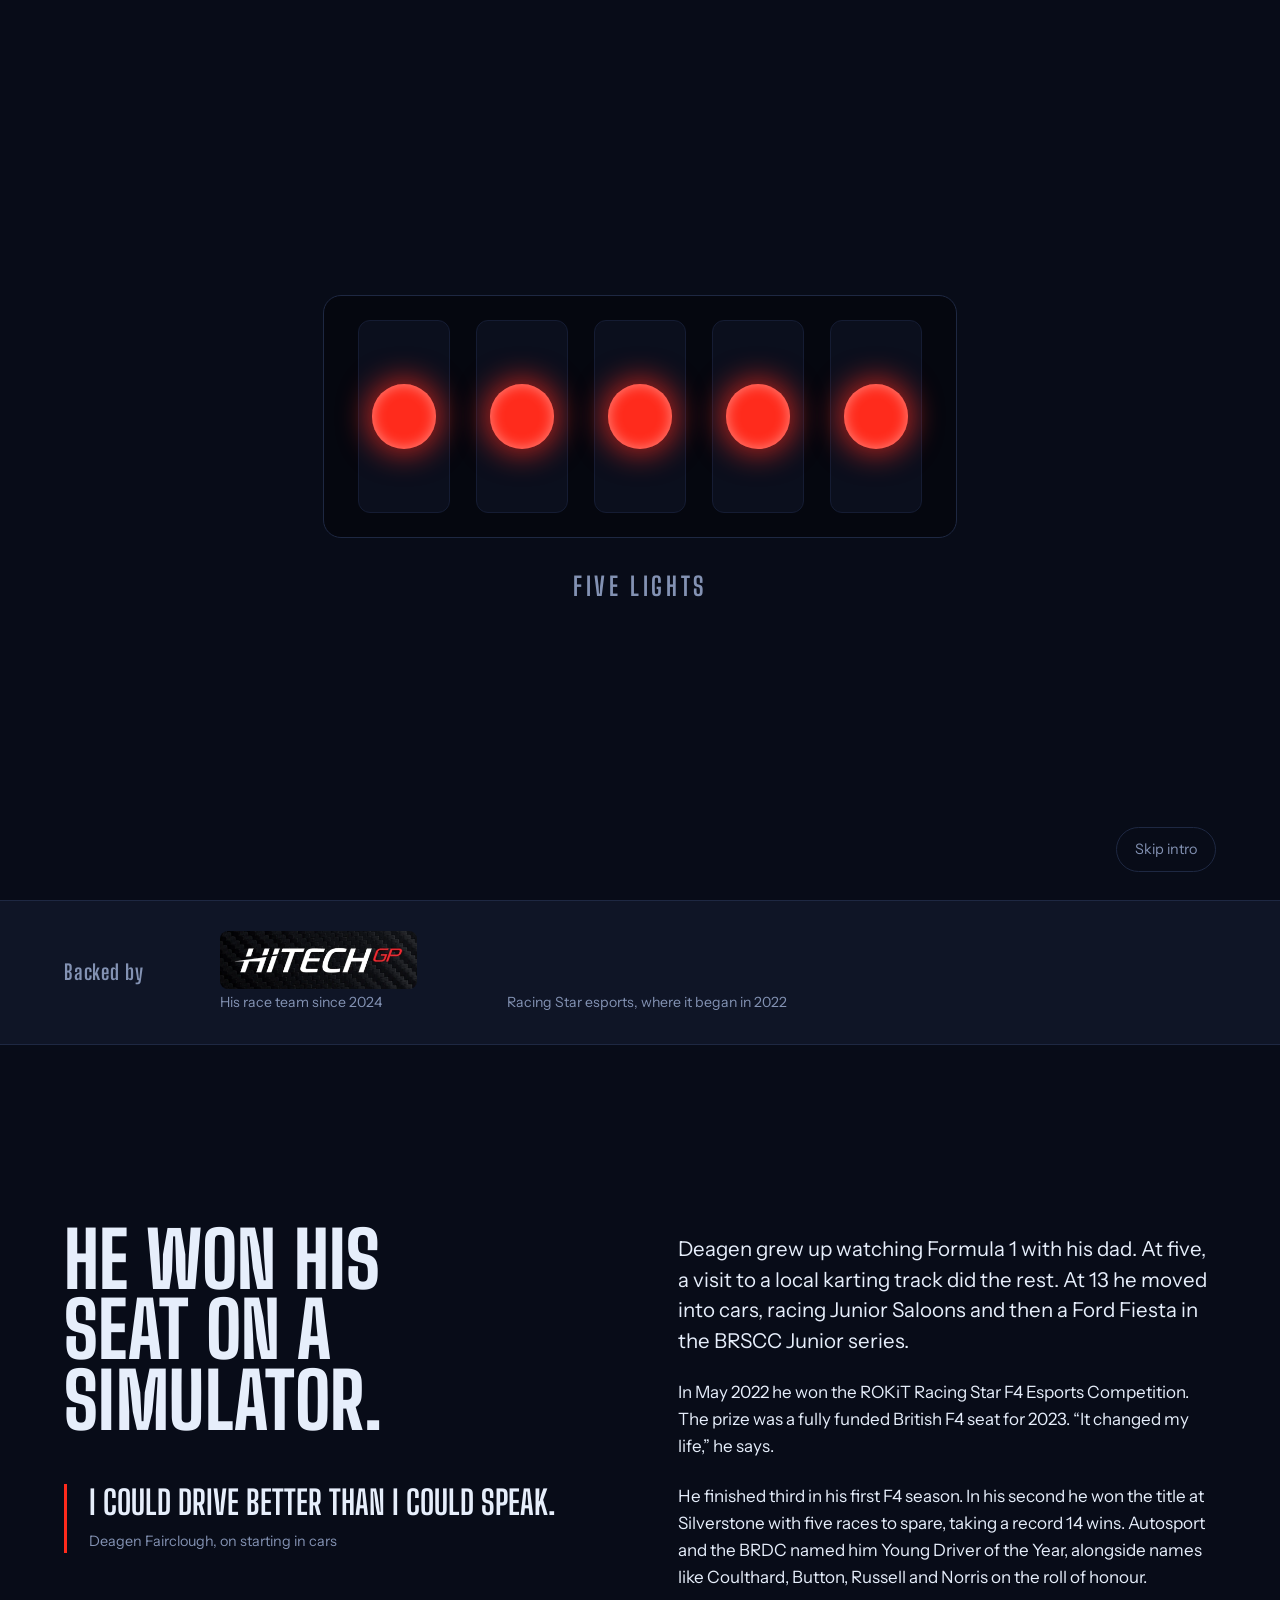
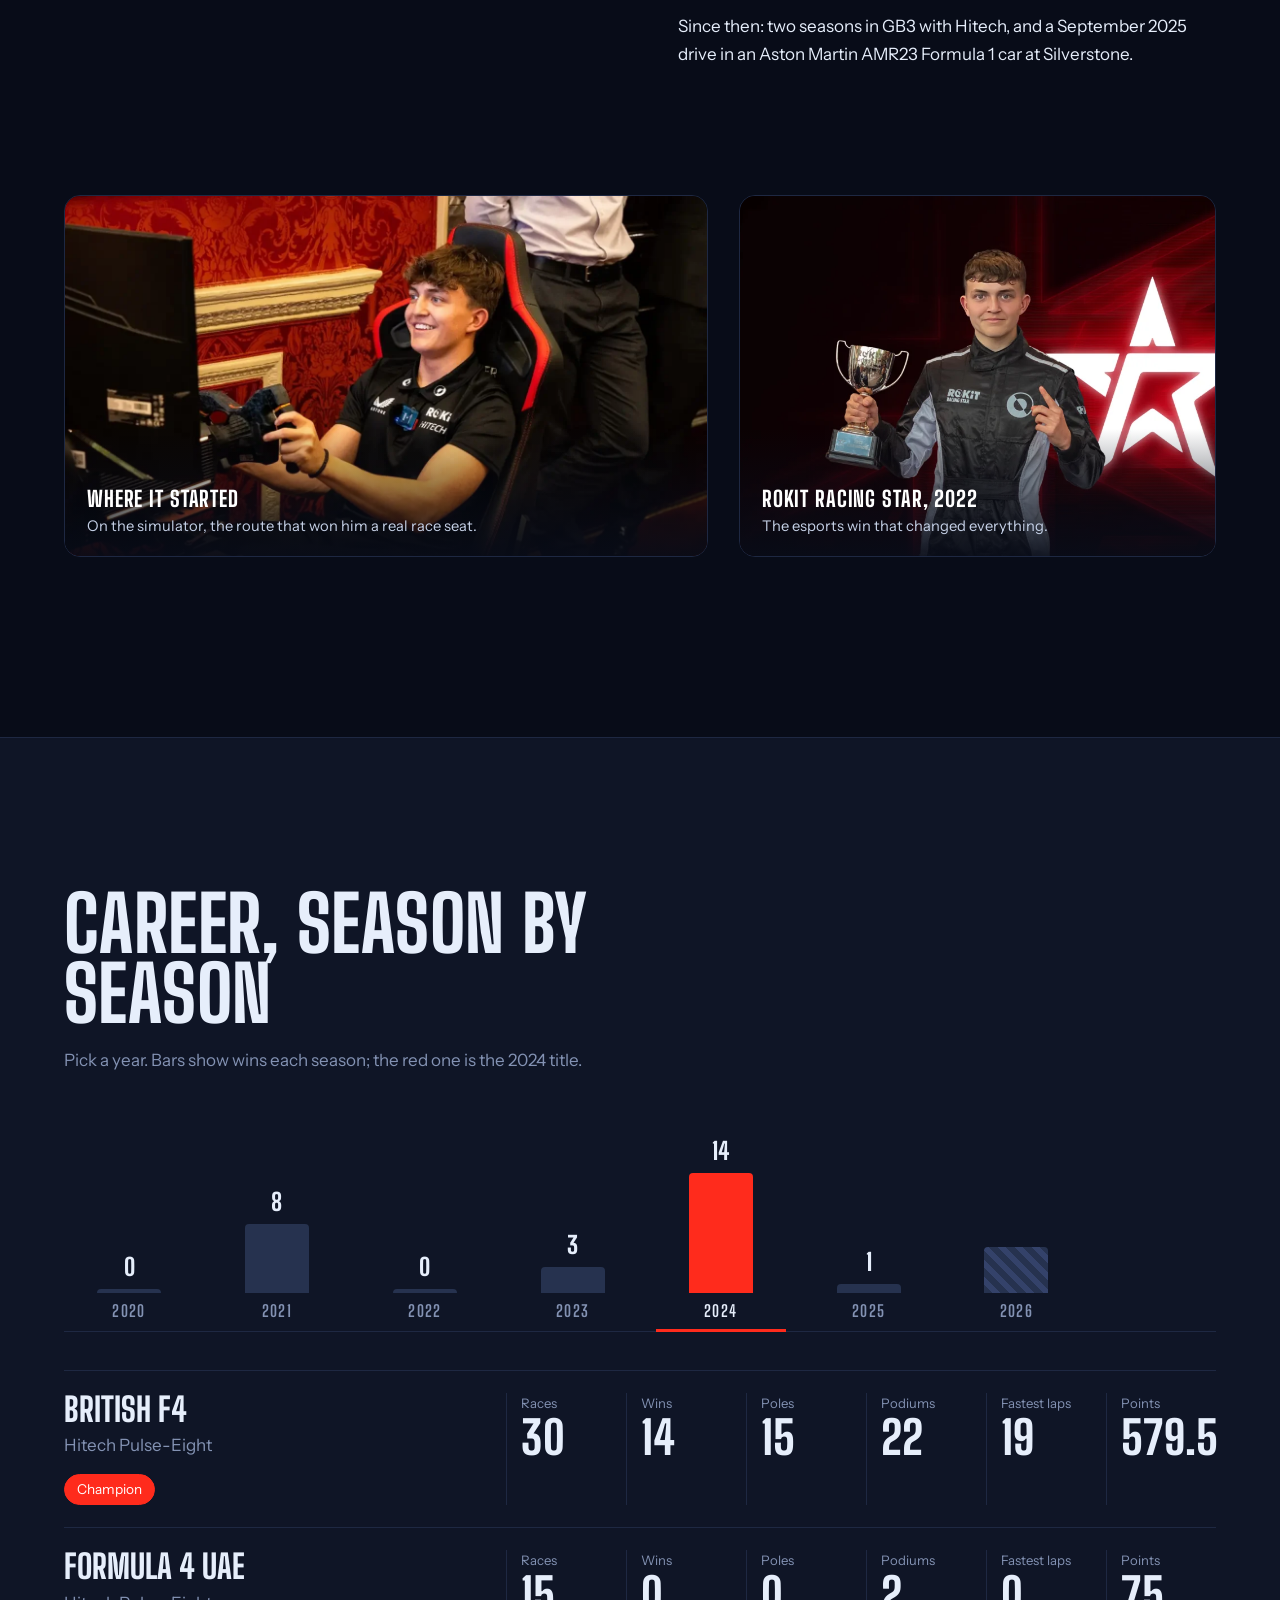
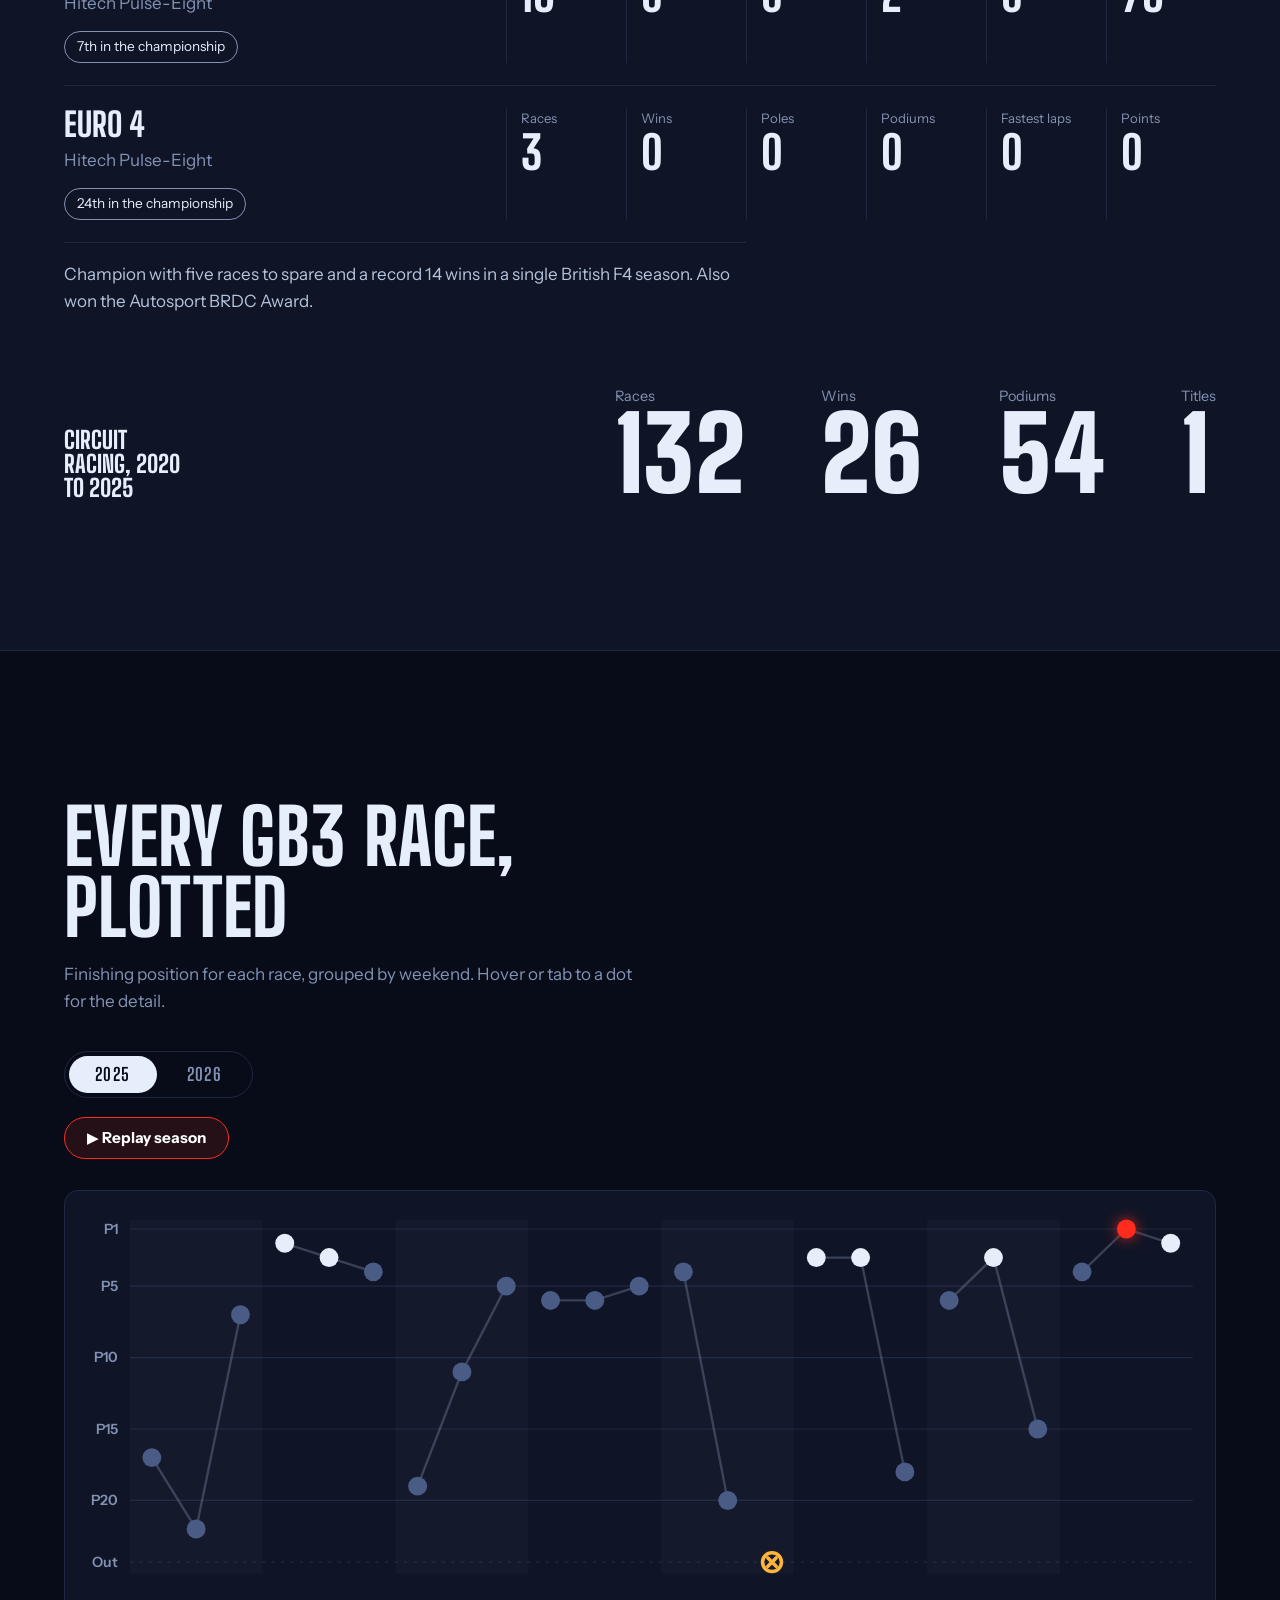
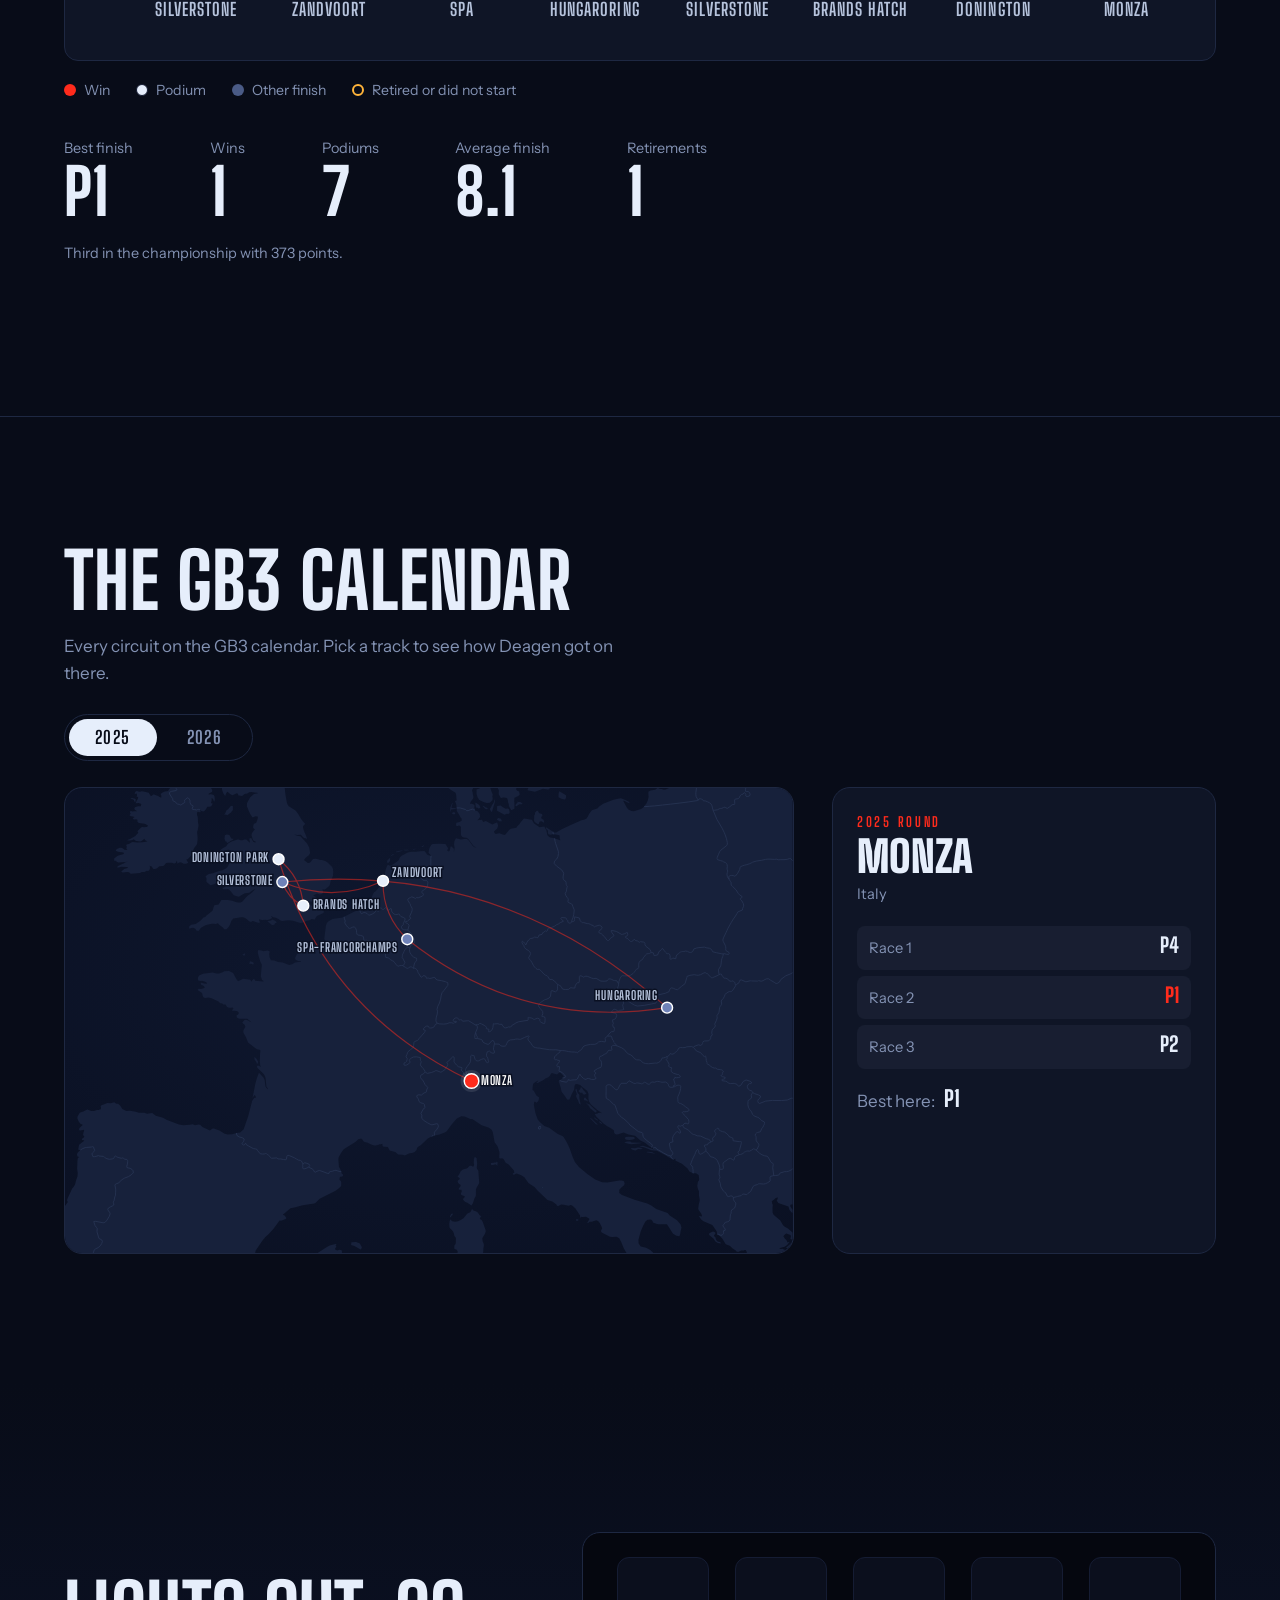
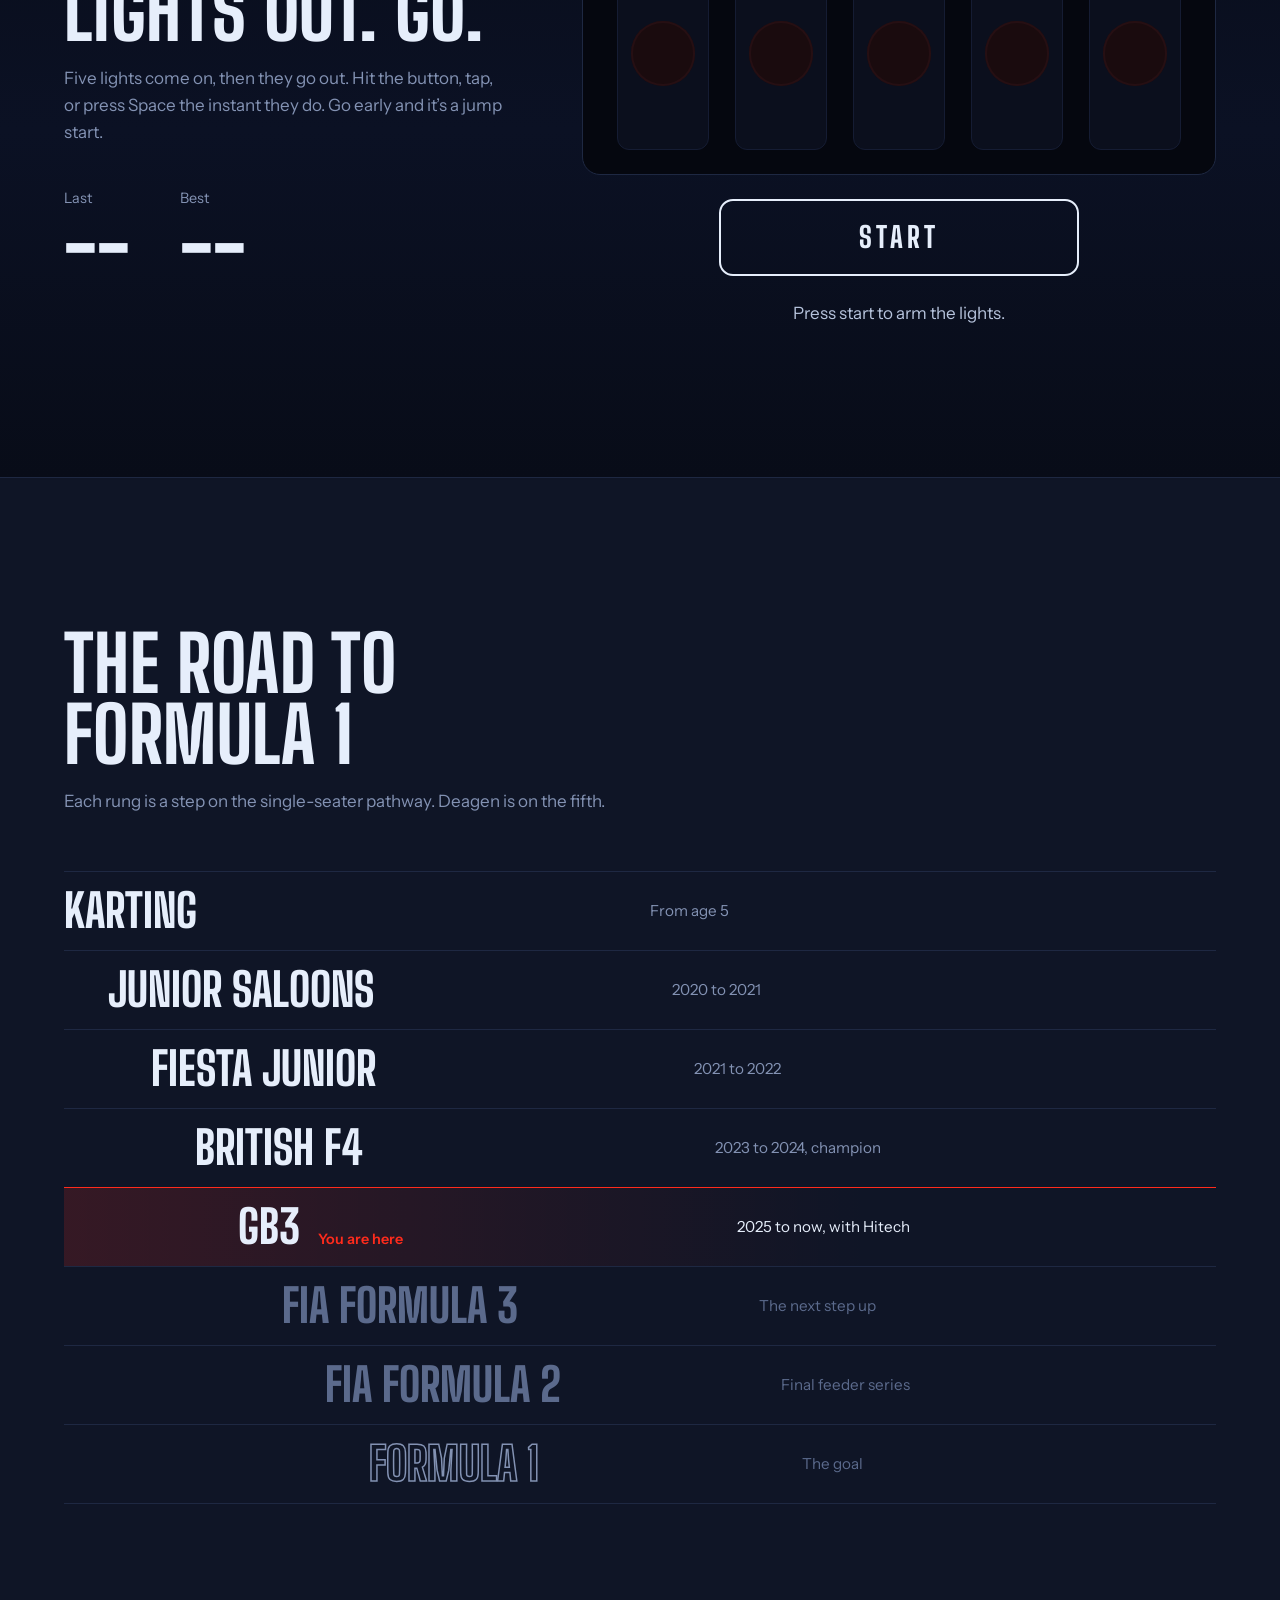
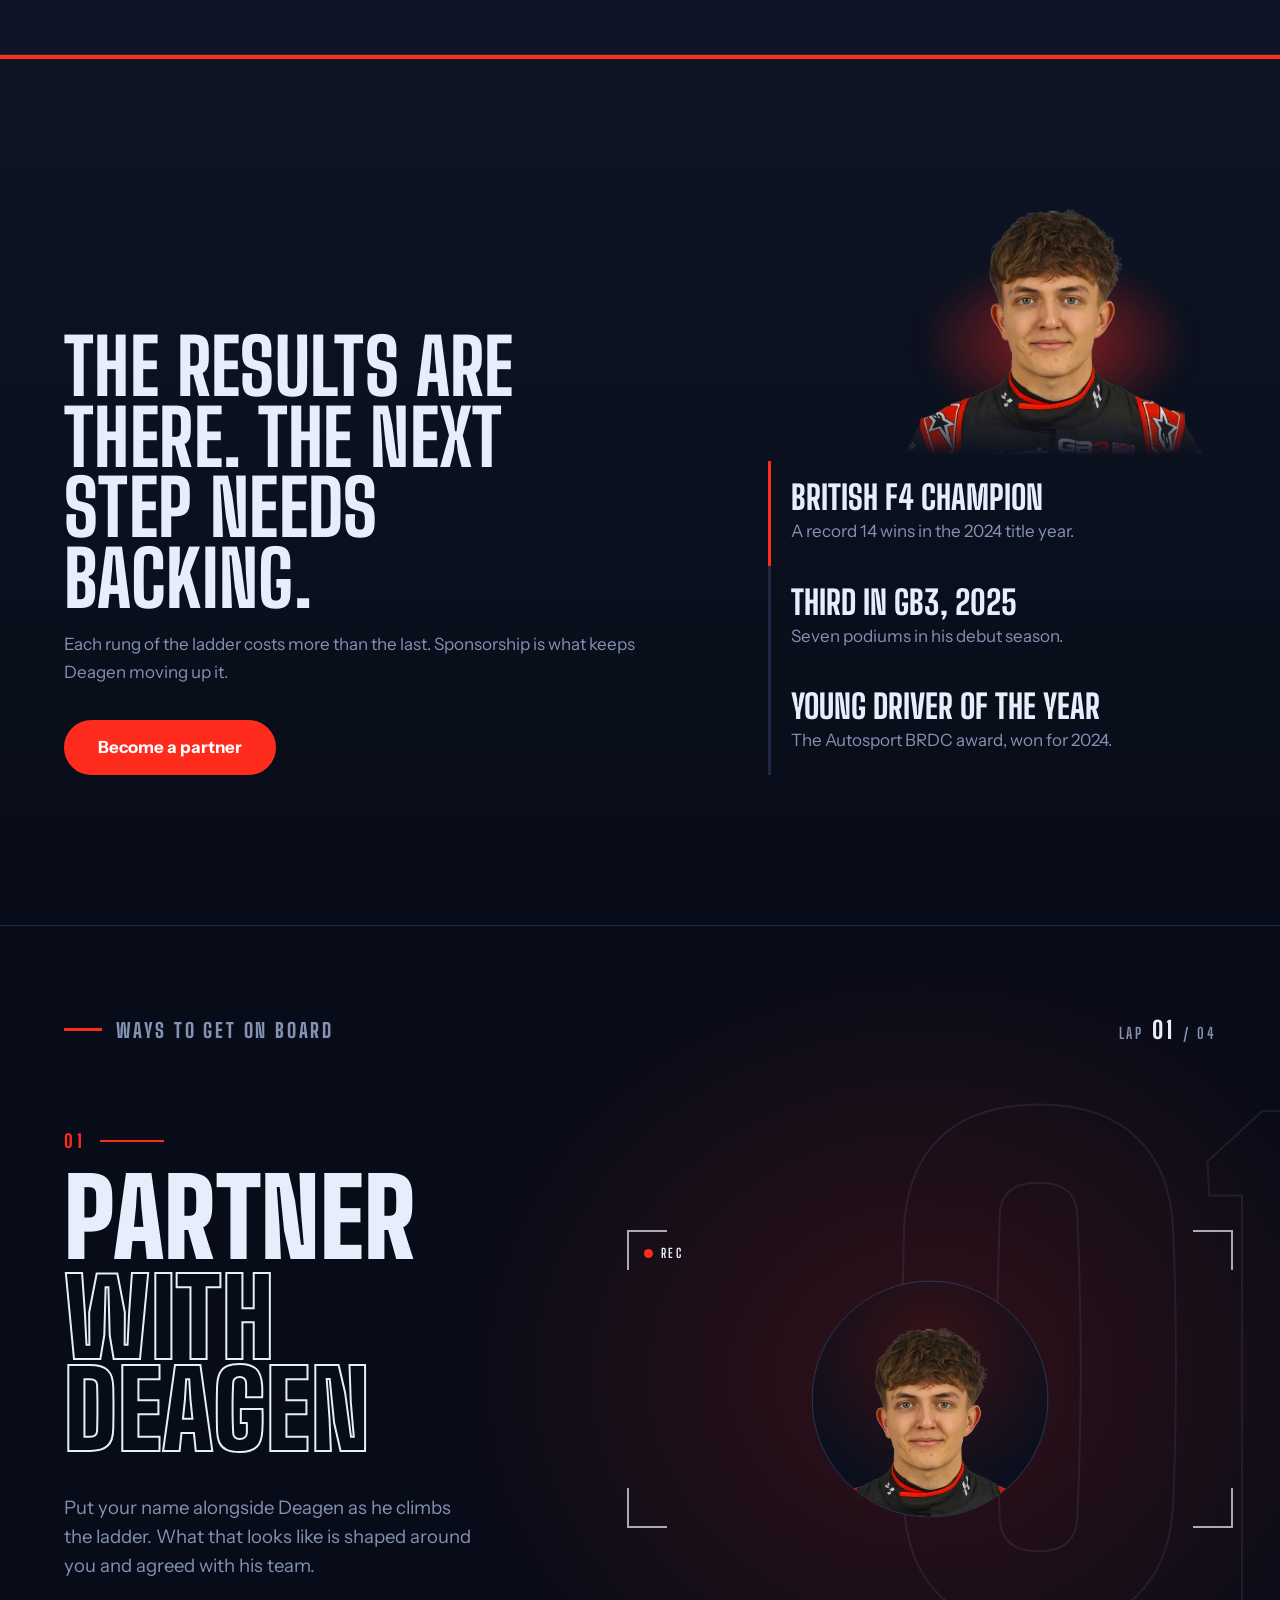
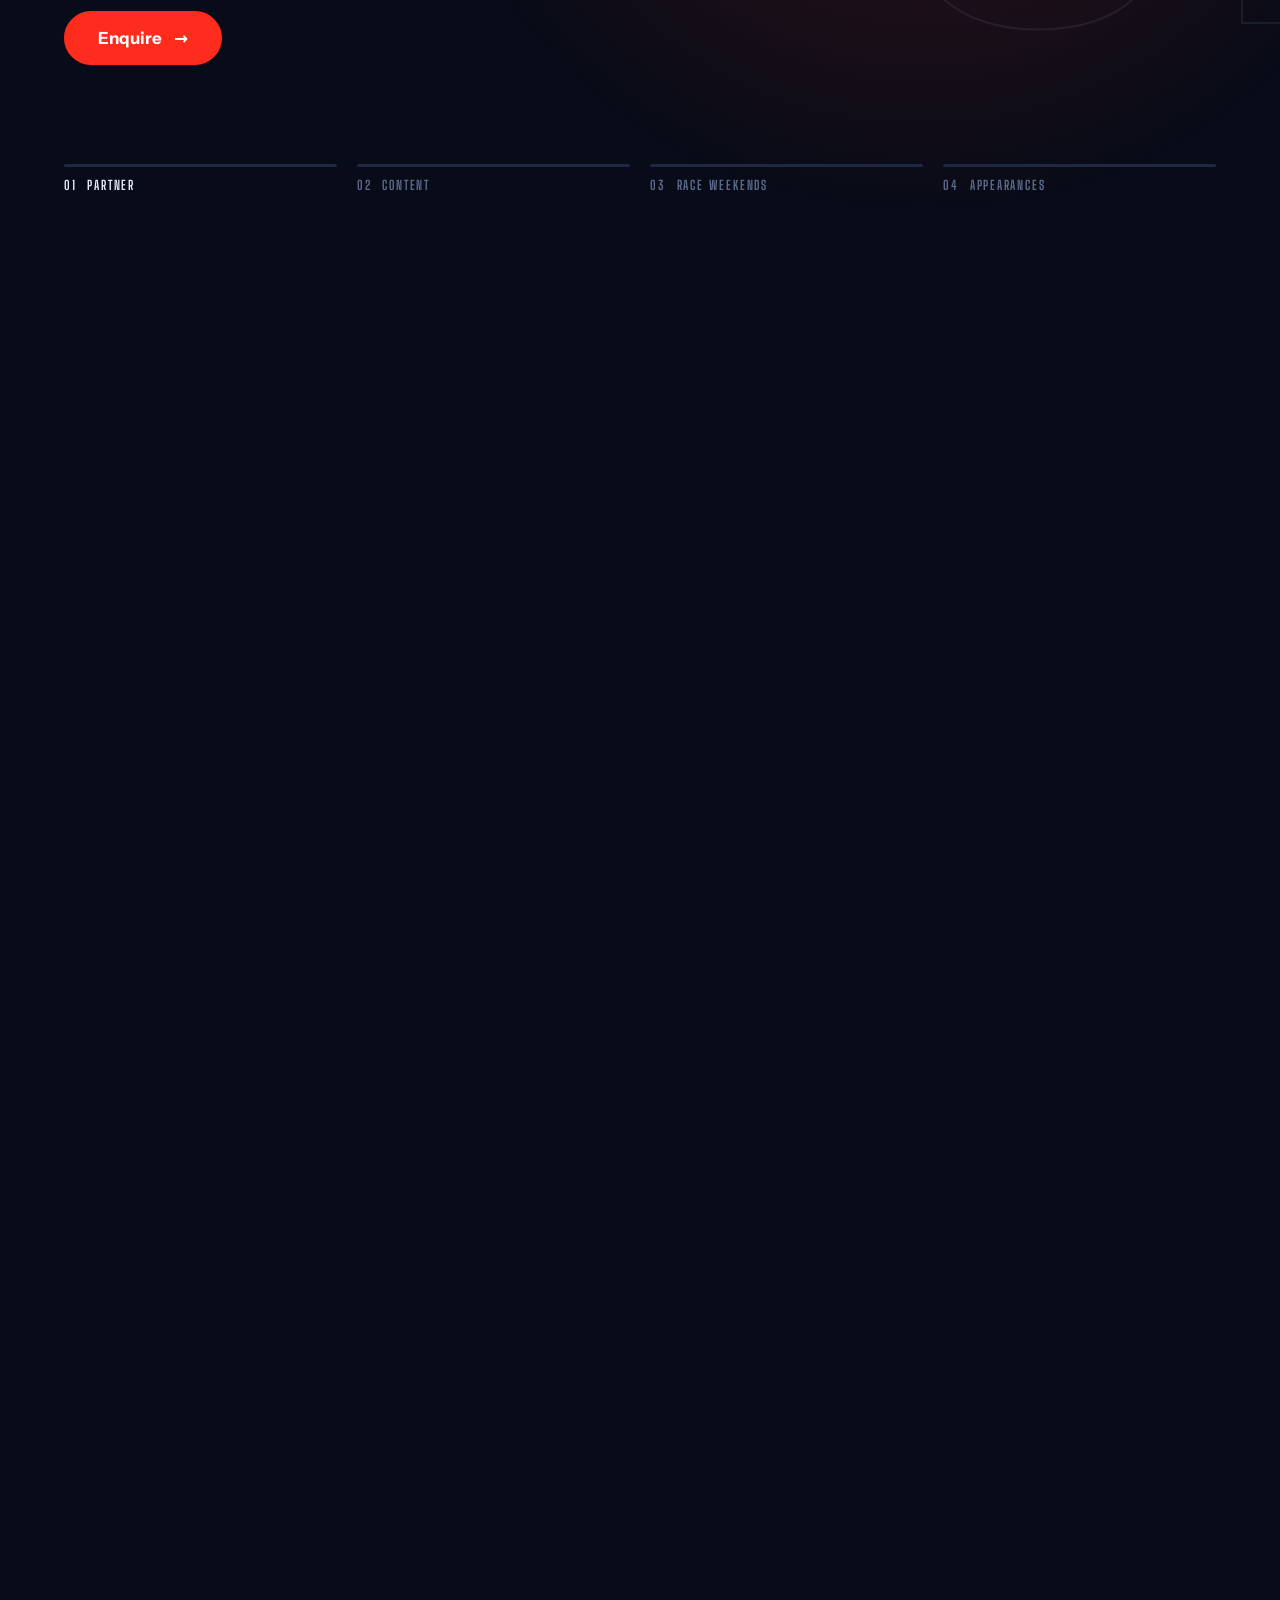
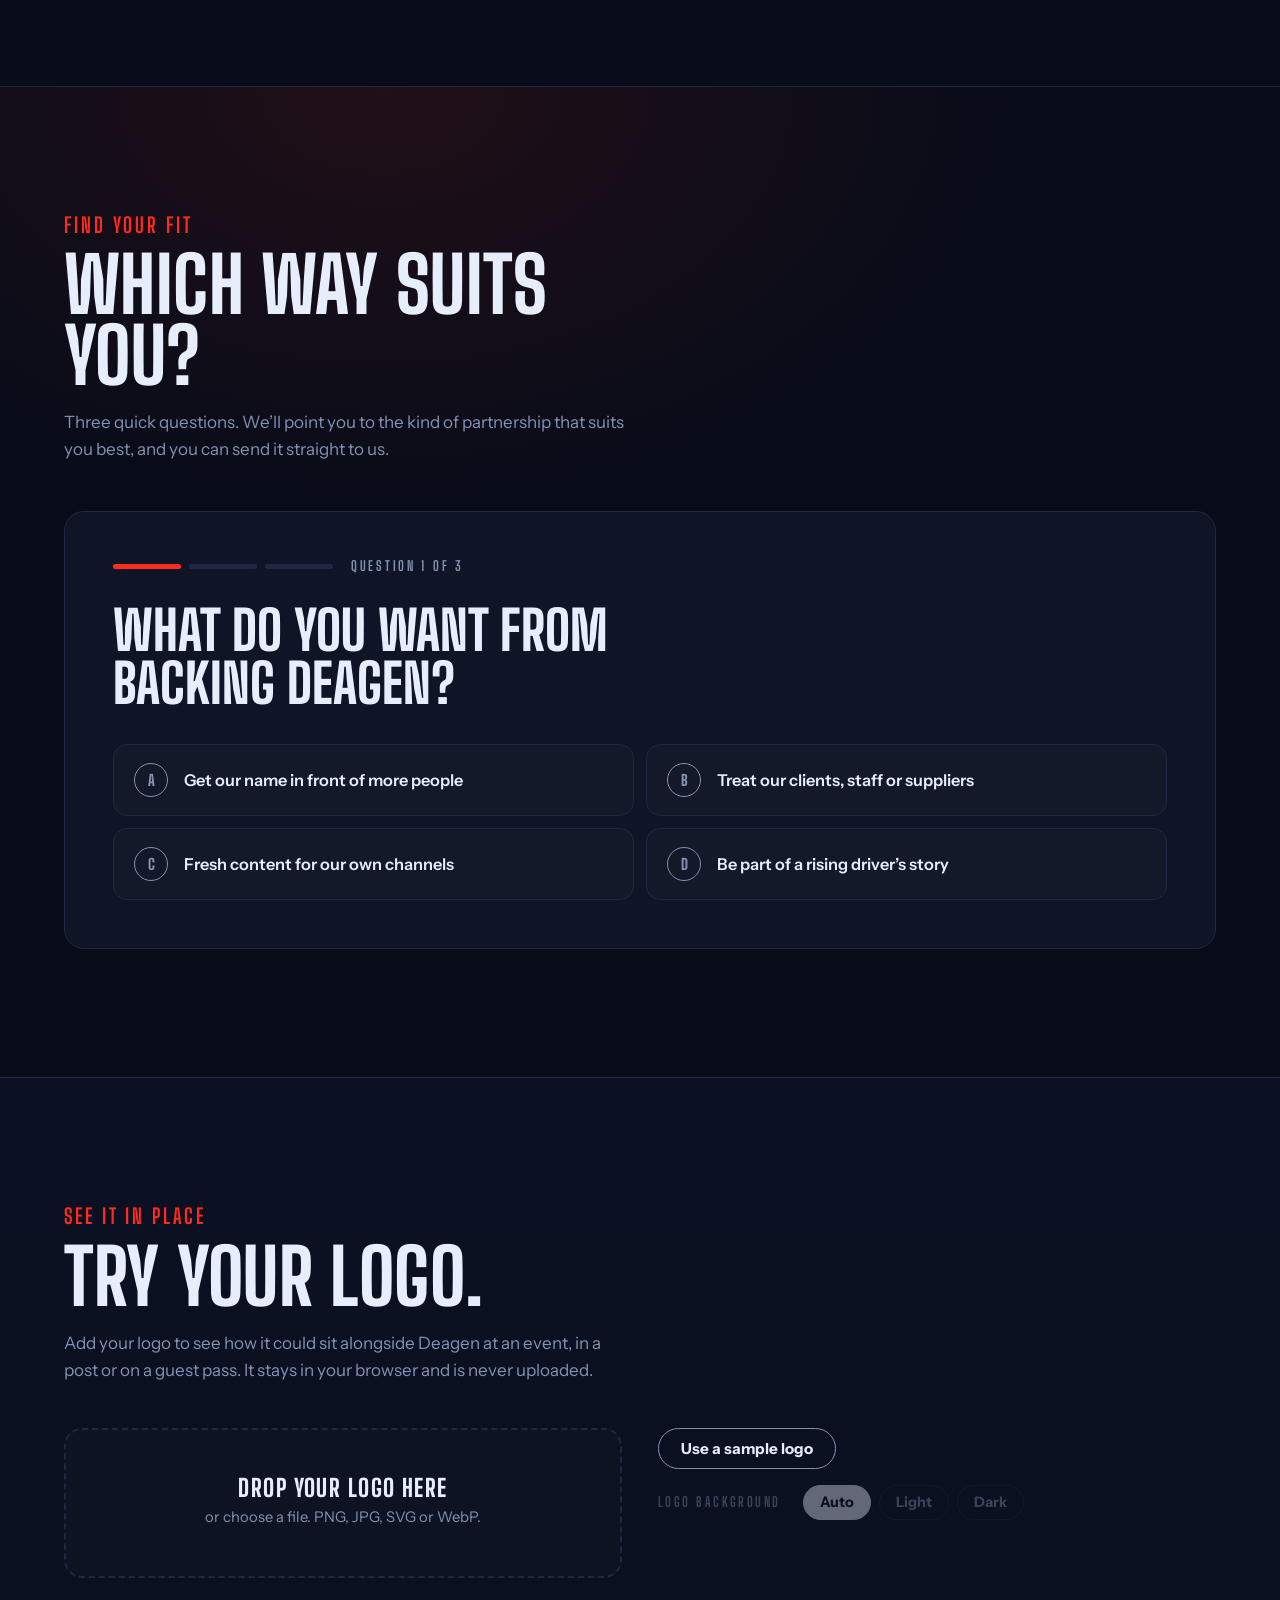
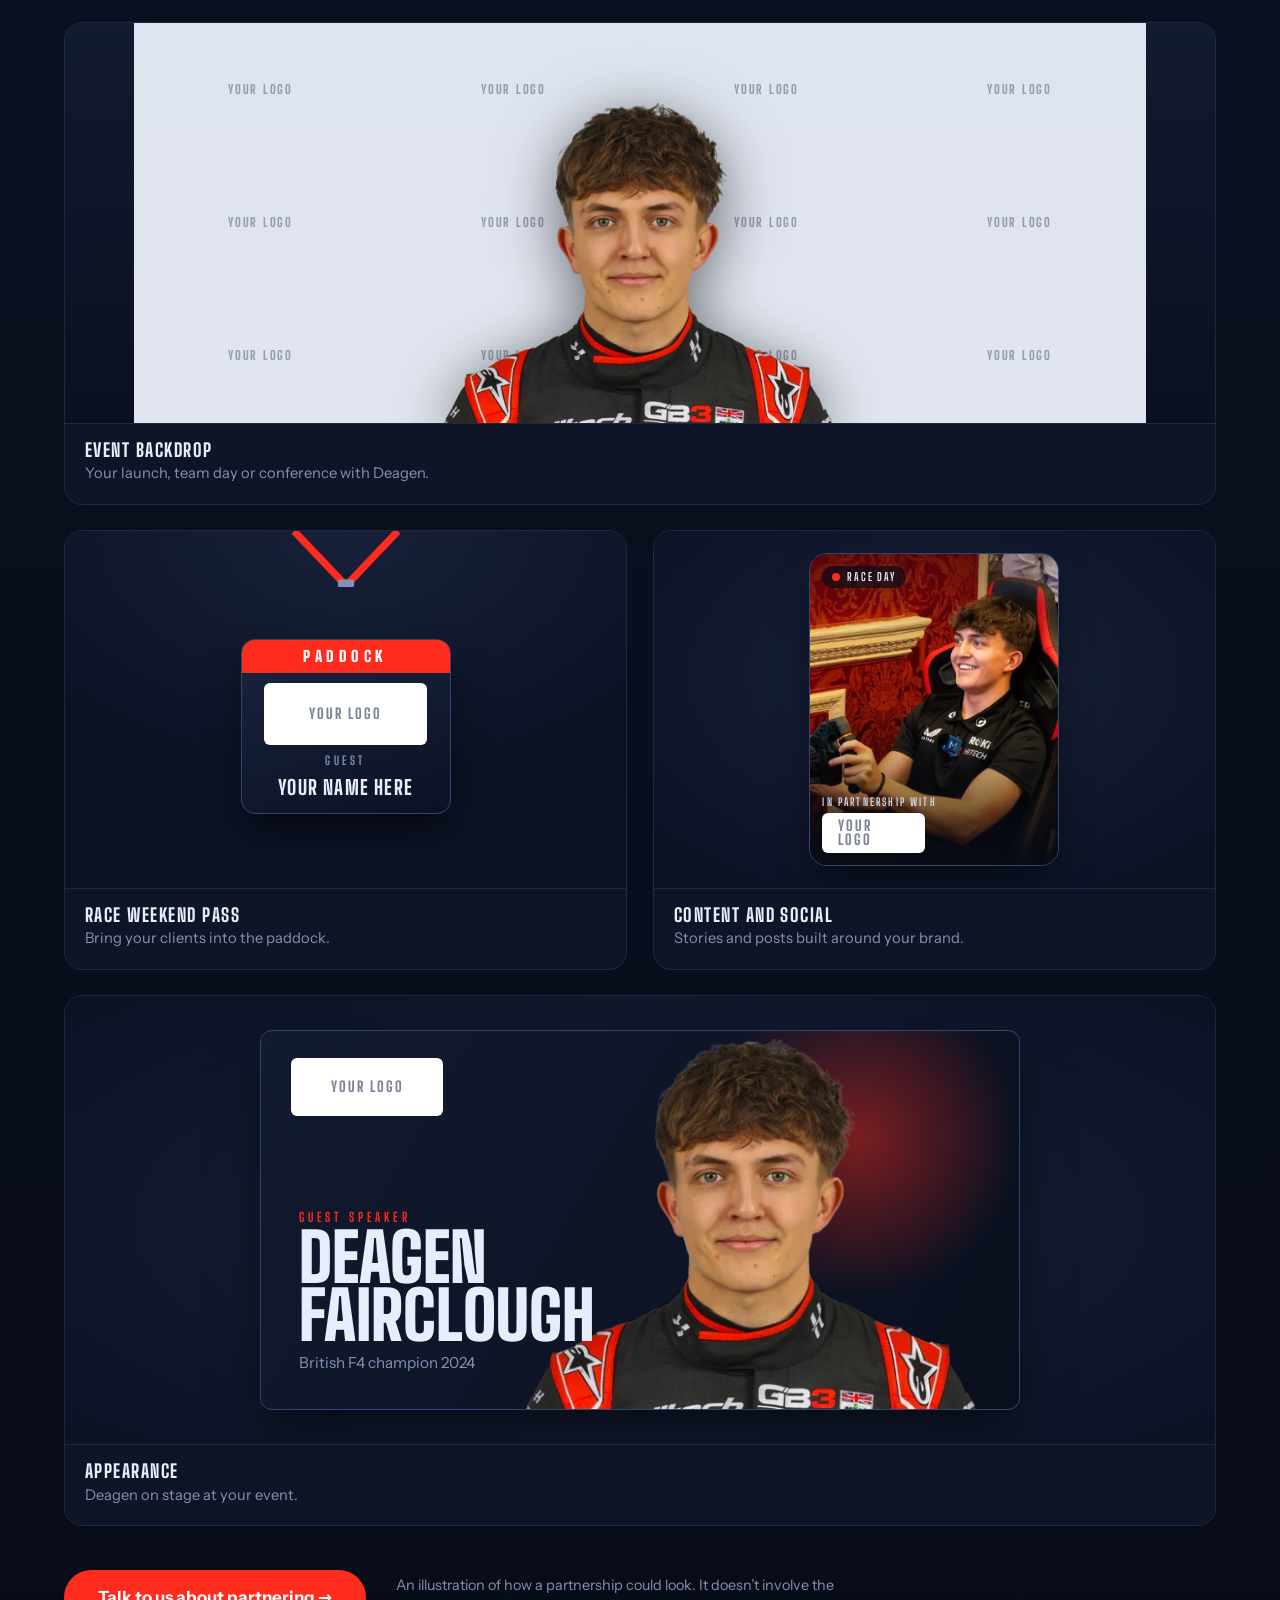
<file: index.html>
<!doctype html>
<html lang="en-GB">
<head>
<meta charset="utf-8">
<meta name="viewport" content="width=device-width, initial-scale=1">
<title>Deagen Fairclough | British F4 Champion, GB3 Driver</title>
<meta name="description" content="Deagen Fairclough: sim racer turned 2024 British F4 champion, now racing in the GB3 Championship with Hitech. Career history, race-by-race results and the road to Formula 1.">
<meta name="theme-color" content="#080C18">
<link rel="preload" href="fonts/bigshoulders.woff2" as="font" type="font/woff2" crossorigin>
<link rel="preload" href="fonts/instrumentsans.woff2" as="font" type="font/woff2" crossorigin>
<link rel="stylesheet" href="style.css">
<link rel="icon" href="data:image/svg+xml,%3Csvg xmlns='http://www.w3.org/2000/svg' viewBox='0 0 64 64'%3E%3Crect width='64' height='64' rx='12' fill='%23080C18'/%3E%3Ctext x='32' y='50' font-size='48' font-weight='800' text-anchor='middle' fill='%23FF2B1C' font-family='Arial Narrow,Arial,sans-serif'%3E6%3C/text%3E%3C/svg%3E">
</head>
<body>

<!-- INTRO: start gantry -->
<div id="intro" role="dialog" aria-label="Intro: race start lights">
  <div class="gantry" aria-hidden="true">
    <span class="pod"><i></i></span><span class="pod"><i></i></span><span class="pod"><i></i></span><span class="pod"><i></i></span><span class="pod"><i></i></span>
  </div>
  <p id="introText" class="intro-text">Formation lap complete</p>
  <div class="flash" aria-hidden="true"></div>
  <div class="streaks" id="streaks" aria-hidden="true"></div>
  <div class="launch-six" aria-hidden="true">GO</div>
  <button id="skipIntro" class="skip" type="button">Skip intro</button>
</div>

<header class="nav" id="nav">
  <a class="brand" href="#top" aria-label="Deagen Fairclough, home"><span class="brand-num">6</span><span class="brand-name">Deagen Fairclough</span></a>
  <nav aria-label="Main">
    <a href="#story">Story</a>
    <a href="#career">Career</a>
    <a href="#telemetry">Results</a>
    <a href="#launch">Test your reactions</a>
    <a href="#ladder">Road to F1</a>
    <a href="#watch">Watch</a>
    <a class="nav-cta" href="#partner">Back Deagen</a>
  </nav>
</header>

<main id="top">

<!-- HERO -->
<section class="hero" id="hero">
  <div class="hero-six" aria-hidden="true">6</div>

  <div class="hero-track" id="heroTrack" aria-hidden="true">
    <svg viewBox="0 0 1000 620" preserveAspectRatio="xMidYMid meet">
      <defs>
        <filter id="glow" x="-50%" y="-50%" width="200%" height="200%">
          <feGaussianBlur stdDeviation="5" result="b"/>
          <feMerge><feMergeNode in="b"/><feMergeNode in="SourceGraphic"/></feMerge>
        </filter>
      <pattern id="chk" width="16" height="16" patternUnits="userSpaceOnUse"><rect width="16" height="16" fill="#0b0f1c"/><rect width="8" height="8" fill="#fff"/><rect x="8" y="8" width="8" height="8" fill="#fff"/></pattern>
      </defs>
      <path id="trackBase" class="track-base" pathLength="1000" d="M150 440 C125 345 190 268 305 256 L520 238 C604 231 646 192 706 152 C768 110 866 124 884 196 C902 266 842 304 784 334 C724 364 744 424 804 446 C864 468 884 528 802 548 C702 572 500 548 382 528 C282 510 168 526 150 440 Z"/>
      </svg>
    <div class="sectors" aria-hidden="true">
      <span class="sector" data-s="0"></span><span class="sector" data-s="1"></span><span class="sector" data-s="2"></span>
      <span class="lapcount" id="lapText">Lap <b id="lapNo">1</b>/3</span>
      <ol class="tower" id="tower"><li class="t-d" data-p="1"><i></i><span class="tf"></span><span class="tn">Fairclough</span></li><li class="t-r" data-p="2"><i></i><span class="tf"></span><span class="tn">Rival</span></li><li class="t-t" data-p="3"><i></i><span class="tf"></span><span class="tn">Challenger</span></li></ol>
    </div>
  </div>

  <div class="hero-track race-top" id="raceLayer" aria-hidden="true">
    <svg viewBox="0 0 1000 620" preserveAspectRatio="xMidYMid meet">
      <path id="trackTrail" class="track-trail" pathLength="1000" filter="url(#glow)" d="M150 440 C125 345 190 268 305 256 L520 238 C604 231 646 192 706 152 C768 110 866 124 884 196 C902 266 842 304 784 334 C724 364 744 424 804 446 C864 468 884 528 802 548 C702 572 500 548 382 528 C282 510 168 526 150 440 Z"/>
      <line class="finish-line" x1="262" y1="238" x2="262" y2="274"/>
      <path id="trackTrailR" class="track-trail rival" pathLength="1000" filter="url(#glow)" d="M150 440 C125 345 190 268 305 256 L520 238 C604 231 646 192 706 152 C768 110 866 124 884 196 C902 266 842 304 784 334 C724 364 744 424 804 446 C864 468 884 528 802 548 C702 572 500 548 382 528 C282 510 168 526 150 440 Z"/>
      <path id="trackTrailT" class="track-trail third" pathLength="1000" filter="url(#glow)" d="M150 440 C125 345 190 268 305 256 L520 238 C604 231 646 192 706 152 C768 110 866 124 884 196 C902 266 842 304 784 334 C724 364 744 424 804 446 C864 468 884 528 802 548 C702 572 500 548 382 528 C282 510 168 526 150 440 Z"/>
      <g id="flag" class="flag" aria-hidden="true"><line x1="262" y1="238" x2="262" y2="150" stroke="#E6EEFB" stroke-width="3" stroke-linecap="round"/><g class="cloth"><rect x="264" y="150" width="84" height="52" fill="url(#chk)" stroke="#E6EEFB" stroke-width="1.5"/></g></g>
      <g id="carT" filter="url(#glow)"><circle r="9" fill="#FFB43A" opacity=".35"/><circle r="5" fill="#fff"/></g>
      <g id="carR" filter="url(#glow)"><circle r="9" fill="#3FA9FF" opacity=".35"/><circle r="5" fill="#fff"/></g>
      <g id="car" filter="url(#glow)"><circle r="9" fill="#FF2B1C" opacity=".35"/><circle r="5" fill="#fff"/></g>
    </svg>
  </div>

  <div class="laptime" id="lapTime" aria-hidden="true">
    <div class="lt-top"><span>Lap time</span><em>Sim</em></div>
    <b class="lt-now" id="ltNow">0:00.000</b>
    <div class="lt-row"><span>Last <b id="ltLast">-</b></span><span class="lt-best">Best <b id="ltBest">-</b></span></div>
    <i class="lt-tag" id="ltTag"></i>
  </div>

  <div class="winner" id="winner" role="status" aria-live="polite">
    <span class="w-flag" aria-hidden="true"></span>
    <div><small>Winner</small><b>Fairclough</b><em class="w-fl" id="wFl"></em></div>
    <button type="button" id="raceAgain">Race again</button>
  </div>

  <div class="hero-copy">
    <p class="hero-kicker"><span class="rise"><span>British F4 champion 2024</span></span></p>
    <h1 class="hero-name">
      <span class="rise"><span>Deagen</span></span>
      <span class="rise"><span>Fairclough</span></span>
    </h1>
    <p class="hero-sub"><span class="rise"><span>Won his first race seat on a simulator. Now racing GB3 for Hitech, with Formula 1 in his sights.</span></span></p>
    <p class="hero-cta"><a class="btn" href="#partner">Back Deagen’s next step</a></p>
  </div>

  <aside class="hero-next" aria-label="Next race">
    <p class="next-title">GB3 season finale</p>
    <p class="next-place">Circuit de Barcelona-Catalunya</p>
    <div class="countdown" id="countdown" role="timer" aria-live="off">
      <div><b id="cdD">--</b><span>days</span></div>
      <div><b id="cdH">--</b><span>hrs</span></div>
      <div><b id="cdM">--</b><span>min</span></div>
      <div><b id="cdS">--</b><span>sec</span></div>
    </div>
  </aside>

  <a class="scroll-cue" href="#story" aria-label="Scroll to story"><span></span></a>
</section>

<!-- BACKERS -->
<section class="backers" aria-label="Backed by">
  <div class="wrap backers-in">
    <p class="backers-lead">Backed by</p>
    <ul class="backers-list">
      <li><img class="logo logo-hitech" src="assets/img/hitech.webp" alt="Hitech GP" width="760" height="224" loading="lazy"><span>His race team since 2024</span></li>
      <li><img class="logo logo-rokit" src="assets/img/rockit.jpg" alt="ROKiT" width="559" height="194" loading="lazy"><span>Racing Star esports, where it began in 2022</span></li>
    </ul>
  </div>
</section>

<!-- STORY -->
<section class="story wrap" id="story">
  <div class="story-head">
    <h2>He won his seat on a simulator.</h2>
    <blockquote class="pull">
      <p>I could drive better than I could speak.</p>
      <cite>Deagen Fairclough, on starting in cars</cite>
    </blockquote>
  </div>
  <div class="story-body">
    <p>Deagen grew up watching Formula 1 with his dad. At five, a visit to a local karting track did the rest. At 13 he moved into cars, racing Junior Saloons and then a Ford Fiesta in the BRSCC Junior series.</p>
    <p>In May 2022 he won the ROKiT Racing Star F4 Esports Competition. The prize was a fully funded British F4 seat for 2023. “It changed my life,” he says.</p>
    <p>He finished third in his first F4 season. In his second he won the title at Silverstone with five races to spare, taking a record 14 wins. Autosport and the BRDC named him Young Driver of the Year, alongside names like Coulthard, Button, Russell and Norris on the roll of honour.</p>
    <p>Since then: two seasons in GB3 with Hitech, and a September 2025 drive in an Aston Martin AMR23 Formula 1 car at Silverstone.</p>
  </div>
  <div class="story-photos">
    <figure class="ph ph-sim"><img src="assets/img/sim-story.webp" alt="Deagen smiling at the wheel of a racing simulator" width="1320" height="742" loading="lazy"><figcaption><b>Where it started</b>On the simulator, the route that won him a real race seat.</figcaption></figure>
    <figure class="ph ph-trophy"><img src="assets/img/trophy-rokit.webp" alt="Deagen holding a trophy in a ROKiT Racing Star race suit" width="1024" height="640" loading="lazy"><figcaption><b>ROKiT Racing Star, 2022</b>The esports win that changed everything.</figcaption></figure>
  </div>
</section>

<!-- CAREER -->
<section class="career" id="career">
  <div class="wrap">
    <h2>Career, season by season</h2>
    <p class="lede">Pick a year. Bars show wins each season; the red one is the 2024 title.</p>

    <div class="scrub" id="scrub" role="group" aria-label="Choose a season"></div>

    <div class="season" id="season" aria-live="polite"></div>

    <div class="totals" id="totals">
      <p class="totals-title">Circuit racing, 2020 to 2025</p>
      <dl>
        <div><dt>Races</dt><dd data-count="races">0</dd></div>
        <div><dt>Wins</dt><dd data-count="wins">0</dd></div>
        <div><dt>Podiums</dt><dd data-count="pod">0</dd></div>
        <div><dt>Titles</dt><dd data-count="titles">0</dd></div>
      </dl>
    </div>
  </div>
</section>

<!-- TELEMETRY -->
<section class="telemetry" id="telemetry">
  <div class="wrap">
    <h2>Every GB3 race, plotted</h2>
    <p class="lede">Finishing position for each race, grouped by weekend. Hover or tab to a dot for the detail.</p>

    <div class="tabs" role="tablist" aria-label="GB3 season">
      <button role="tab" id="tab2025" aria-selected="true" data-year="2025">2025</button>
      <button role="tab" id="tab2026" aria-selected="false" data-year="2026">2026</button>
    </div>
    <div class="replay-row">
      <button type="button" class="replay" id="replayBtn" aria-pressed="false">&#9654; Replay season</button>
      <div class="ticker" id="ticker" aria-live="polite"></div>
    </div>

    <div class="chart-wrap">
      <div class="chart-scroll"><div id="chart" class="chart"></div></div>
      <div class="tip" id="tip" role="status"></div>
    </div>

    <ul class="legend" aria-label="Chart key">
      <li><i class="k win"></i>Win</li>
      <li><i class="k pod"></i>Podium</li>
      <li><i class="k pts"></i>Other finish</li>
      <li><i class="k dnf"></i>Retired or did not start</li>
    </ul>

    <dl class="readout" id="readout"></dl>
    <p class="note" id="chartNote"></p>
  </div>
</section>

<!-- TRACK MAP -->
<section class="tmap" id="map">
  <div class="wrap">
    <h2>The GB3 calendar</h2>
    <p class="lede">Every circuit on the GB3 calendar. Pick a track to see how Deagen got on there.</p>
    <div class="tabs2 tmap-tabs" role="tablist" aria-label="Season for map">
      <button role="tab" aria-selected="true" data-my="2025">2025</button>
      <button role="tab" aria-selected="false" data-my="2026">2026</button>
    </div>
    <div class="tmap-chips" id="mChips" role="group" aria-label="Circuits"></div>
    <div class="tmap-grid">
      <div class="tmap-stage">
        <svg id="tmapSvg" viewBox="0 0 1000 640" role="group" aria-label="Map of the GB3 circuits across Europe">
          <path class="m-land" d="M1000,630.8L999.9,630.8L996.1,630.4L993.5,632.3L991.7,632.3L991.2,631.5L994.5,628.9L998.8,624.5L1000,623.8L1000,630.8ZM620.3,0L620,1.9L621.5,3.9L624.1,4.9L625,9L623,11.1L617.7,13.4L617.4,18.2L617.7,22L617.8,24.8L617.6,28.6L613.3,30.5L610.1,24.9L610,22.5L609,19.9L608.8,17.6L607.6,13.9L603.4,13.1L601.8,13.1L599.5,13.8L599,13.6L596.1,8.6L596.3,3L594.8,0.2L594.7,0L620.3,0ZM584.6,0L585.9,4.2L588,9.2L587.2,11.4L587.9,14L587.4,17L583.8,20.3L579.6,20.6L575.1,19.2L568.9,16.2L568.3,14.6L567.5,13.7L565.7,8.5L565.6,2L568.6,1.1L570.9,0L584.6,0ZM346.4,640L346.4,639.6L360,630.7L363.8,628.8L371.9,626.7L373.1,627.2L372,628.7L372,629.3L373,630.1L372.7,631.2L371.6,632.2L371,634L371,634L374,635.6L377.2,634.6L378.9,635L380.5,635.7L380.7,638.4L379.7,640L346.4,640ZM539.4,640L539.4,639.5L539.7,636.7L538,634.3L535.3,633.6L535,631.1L535.3,628.6L536.7,627L537.1,624.9L537.2,618.2L535.2,615.9L534.5,612.2L533.5,609.9L531.7,607.5L529.7,605.6L528.4,603.8L528.1,598.9L528.8,594.8L529.4,593.1L530.1,593.3L532.1,595.4L533.8,595.8L537,596.3L540.2,595.6L544,593.7L547.7,591.5L553.1,584.9L556.3,583.6L558.1,581.8L558.6,579.5L560,578.9L561.7,581.1L563.8,581.3L567,583.1L568.3,584.9L569.6,587L570.7,587.9L571.9,588.4L572.2,588.9L571.2,589.4L570.1,591.9L570.8,592.6L572.6,593.9L572.6,593.9L574.2,596.5L577.9,607L578.3,609.3L577.6,611.7L576.8,613.3L573.5,618.7L574.1,623.2L575.4,625.9L575.7,628.9L575.1,632.7L574.6,640L539.4,640ZM566.5,516.1L565.9,522L566.4,523.8L567.5,525L568.1,526.3L569.3,542.1L569.1,543.4L565.5,549.8L564.8,551.7L564.7,559.6L564.1,561.7L562.8,563.9L560.6,570.7L558.6,573.7L553,570.1L549.7,568.6L548.1,566.8L547,565.6L547.7,564L549.2,562.4L549.4,561L545.9,559.6L544.2,558.6L544.2,557L545.4,554.3L544.8,552L542.9,552.2L541.3,551.8L541.1,550.7L542.2,549.2L543.7,547.3L543.6,545.2L541.8,544.3L540.2,542.5L539.5,540.2L540.8,538.6L542.8,537.5L541.3,535.1L540.3,535.1L539.5,534.6L540.1,533.4L541.6,531.7L543.8,526.7L546.8,524.4L552.2,522.8L553.7,522.1L554.9,520.4L556.4,519.2L558.1,519.3L559.8,519.9L560.8,520.7L561.6,519.9L562.3,517.7L561.8,515.8L561.9,510.6L562.8,507.6L564.4,507.4L565.8,509L565.8,510.4L566.3,513.9ZM302,0L303,9.2L304.9,19.8L305.9,22.8L307.5,25L316.3,30.7L318.1,32.4L321.3,37.2L324.3,42.3L327.1,46.2L330.3,49.4L328.4,50.8L327,53.1L327.6,56.4L328.6,59.6L331,64.9L333,70.5L332.1,69.6L331.2,69.1L329.8,69L328.6,68.7L326.3,66.7L324.2,64.4L319.6,64.7L317.1,64.1L314.9,63.9L319,65.5L323.5,66.2L332.7,76.3L335.6,81.9L336.9,89.2L335.2,92.3L332.8,94.1L330.6,96.3L328.4,98.8L333.7,103.2L334.9,103.2L336.3,102.8L337.6,101.6L340,98.6L341.1,97.5L344.7,97.4L347.6,97.9L350.5,98.9L353.2,98.9L358.3,100.8L360.8,102.3L367.2,108.5L368.3,111.7L368.7,115.7L368.4,120.1L367,124.1L365.3,127.6L364.1,132.3L363.5,134L362.6,135.2L358.6,138.6L356,139.9L355.1,139.2L354,139.2L353.9,140.1L354.8,142.1L354.7,144.4L352.4,145.9L350.1,146.4L346.5,145.1L341.1,147.8L344.7,149.8L345.2,151.6L344.1,154.5L341.7,155.7L339,156L336.4,155.9L334.1,156.5L331.9,157.7L334.6,157.2L336.4,158L337.3,160.7L338.2,161.5L343.3,163L346.4,163.3L352.6,163.2L355.5,163.6L356.5,164.1L356.3,166.2L355.4,171.4L354.5,172.3L346.1,176L344.1,178.9L343.4,180.7L338.7,180L336.3,181.6L332.3,182.6L329.2,183.7L326.1,185.2L323.6,185.4L313.5,182.3L307.1,181.8L298.4,182.7L296.3,182.1L293.3,180L290,178.5L286.3,177.5L283.1,175.5L284.8,178.8L279.8,181.2L277.6,181.5L275.5,181.1L270.8,181.4L266.6,180.4L267,182.6L267.9,184.6L266.9,185.2L265.9,185.3L258.1,182.9L256.9,183L255.8,184.1L253,183.1L250.4,180.6L247.6,178.7L244.6,177.6L242,177.5L231.3,179.3L228.7,182.4L227,187.1L224.9,191.1L221.9,194L219,194L216.6,191.3L211.9,188L210.3,186L209.8,185.8L209.1,186.4L207,186.8L204.9,186.5L201.5,186.7L195.5,187.8L193,188.8L187.5,191.8L186.3,192.6L183.9,196.1L181.1,196.3L179,193.5L176.3,192.1L173.2,192.5L171.1,193.4L170.5,192.2L170.8,190.1L173.5,187.8L179.7,186.9L185.6,182.7L188.6,180L189.8,178.4L191.3,177.5L192.9,177.4L194.1,175.6L202.4,169L203.3,167.3L204.1,164.2L205.2,161.3L211.2,160.2L214.9,154.1L215.7,153.8L223.8,153.8L229.7,154.8L235.4,156.9L238.3,157.5L241.4,157.4L244,156L248.9,150.3L251.5,147.8L254.5,145.7L257.3,143.2L262,138.4L259,139.9L255.4,142.3L253.4,143.8L247.2,144.6L244.5,146L239.4,149.2L238.6,149.5L232,147.5L227.7,141.8L224.9,139.2L223.6,138.7L222.1,139.1L219.1,139.3L216.1,138.8L218,136.6L220.3,135.6L215.9,134L214.7,133.1L213.5,131.3L210,130.4L208.2,130.6L204.9,132.3L200,133.8L195,129.7L194.2,128.1L194.6,125.4L194.2,123.1L192.8,122.2L195.2,119.7L197.9,118.3L203.3,117.2L211.9,114.2L216.5,113.1L221.1,110.5L223,108.8L224.7,106.3L226.3,103.2L228.5,100.8L226.9,99.9L226.5,97.8L227,95.8L228,94.1L227.8,91.7L226.9,89.1L227.3,87.3L227.9,85.4L224.8,85L221.6,85.2L218.6,86.1L215.6,87.5L213.2,87.5L213.4,86L214.8,84.3L217.9,82.1L221.2,80.3L222.5,78.8L223.6,76.9L225.3,75.6L229.6,73.2L237.3,70.9L238.4,70.9L241.2,71.7L244,71.7L246.6,70.8L249.2,70.9L254.1,75.2L253.3,69.5L255.9,68.6L258.7,74L259.9,74.7L262.8,74.4L261.8,73.4L260.6,73.1L259,72.2L258,70.4L256.3,65.1L256.9,62.2L258.8,59.4L261,56.7L259.7,56L258.6,54.8L258.8,51.9L259.5,49.5L262.8,47.7L264.2,44.4L265.1,40.8L264.8,39L261.8,38.9L260.3,39.4L258.8,40.3L257.5,40.1L254.4,35.4L252.8,32L250,25L250.1,21L254.3,13.1L259.7,8.3L265.3,7.2L264.3,6.7L256.2,5.5L253.3,5.8L250.5,7.6L249,8L247.5,8L245.9,8.9L244.4,10.3L242.9,11L240.2,10.3L238.8,10.5L238,9.4L237.5,7.8L236.4,7.3L235.2,7.6L232.5,9.1L229.8,9.9L227,8.2L223.4,5.2L222.5,5.9L221.2,7.9L220.2,11.1L217.9,7.8L216.1,3.5L215.7,1L215.9,0L302,0ZM200.7,0L202.4,2.8L202.1,5.2L200.6,6.3L197.7,7.5L197.4,9.2L199.3,8.6L200.8,8.5L204.4,9.5L205.4,11.5L205.8,14.3L205.9,16.5L205.1,18.8L204.4,17.9L203.7,15.6L202.8,14.5L201.5,13.7L201.6,16.7L200.7,20.5L201.2,21L203,21.4L201.1,25.1L198.6,25.8L195.7,25.7L194.8,27L193.9,28.7L192,31.1L189.9,32.2L187.6,31.5L185.4,29.9L186.2,31.5L186.4,33L184.6,33.2L182.8,32.6L181.7,33.4L181.3,35.2L181.6,37.7L182.4,39.6L182.7,43.5L182.8,47.9L183.5,50.6L183.2,53.8L182.7,55.3L182.5,58.1L181.8,59L181.6,61.7L182.2,67.4L182.3,70.5L181.5,77.1L180,79.4L178.2,81.4L176.8,84L175.5,86.8L174.2,91.6L170,96.6L168.4,97.8L166.7,98.4L169.4,102.9L166.3,104.1L163.2,104.1L160,102.5L158,102.2L155.8,103.2L155,103.8L154.4,103.3L153.8,99.8L152.2,103L150.1,103.6L146.9,102.8L141.2,102.6L138.9,103.1L137.8,104.4L136.7,106L135.6,106.8L134.6,107.1L130.1,107.5L129.2,107.9L126.6,110.2L123.7,111.3L121.5,111.3L120,109.4L119.4,108.2L118.6,107.5L115.7,107L116.5,107.7L116.8,108.9L116.6,111.2L115.8,113.2L114.2,114L112.5,113.8L109.3,115.4L105.5,115.3L103.1,116.9L90.5,117.7L89.9,117.6L88.4,116.3L86.7,115.5L84.9,115.4L79.5,116.2L77.1,115.2L81.3,111.2L86,109.8L86.6,109.2L85.3,108.6L77.1,108.4L74.1,109.2L71.2,109L73,107.1L77.2,105L79.4,104L80.7,103.7L82.3,102.3L86.5,101.2L73.7,102.4L70.8,101.2L70.3,100L67.7,99.9L67.5,96.9L72,93.6L74.5,92.3L77.3,91.9L80,91.1L81.2,89.6L80.2,88.8L73,87.5L69.7,86.4L70.2,85.1L71.2,83.7L75.3,82L77.3,82.1L79,82.7L80.5,83.7L81.6,84.9L85.7,85.3L84.4,83.4L84.9,79.9L83.9,78.5L85.9,77.4L87.9,76.9L91.8,74.4L93,74.2L99.3,74.8L106.3,74.6L113.4,73.7L110.3,71.7L109,69.6L105.7,72.5L103.5,73.4L98.1,72.9L96.6,72.2L94.5,70.6L93.6,70.8L92.7,71.5L88.9,72.3L85.2,71.9L90.1,69.8L96.7,65.8L98.2,64.4L100.6,61.9L100.4,60.5L99.4,59.5L104.6,54.4L106.2,53.7L108.8,54L110.9,53.5L111.6,53.7L112.4,53.5L114.4,52L112.2,50.4L109.8,49.2L101.9,48.1L100.9,47.7L100,46.9L99.5,46L99.5,43.9L99.1,43.3L97.3,42.9L95.5,43.2L94.2,42.8L93.2,41.6L95.7,40L93.3,39L90.7,38.8L88.8,37.7L89.1,36.4L90.3,35.3L89.3,33.8L89.5,32.1L91,31.7L92.3,32.3L95.5,31.8L99.3,32.1L96.4,30.3L95.3,29L95.6,27.5L96.2,26.3L100.4,25L104.5,25L104.4,23.5L105.1,22L101.3,20.6L97.2,20.8L98.3,18L99.8,15.6L100.4,13.9L100.6,12L98.6,12.3L99,9.7L98.6,7.7L95.7,8.3L96.3,5.9L97.5,4.5L99.1,4L100.4,4.7L102.9,5.3L105.7,4.6L109.3,5.1L115,6.7L118.1,11.2L119.3,10.8L121.4,8.9L122.2,8.8L127.9,11.1L131.3,13.1L132.4,13L132.3,10.4L131.4,8.4L133.5,6.5L135.7,5.4L137.2,4.9L140.4,4.6L141.9,3.9L143.4,1.2L144.5,0L200.7,0ZM1000,572.6L997.5,572.5L996.6,574.4L998.9,578.3L1000,579.6L1000,583.8L1000,583.8L998.7,583.6L995.8,580L994.3,575.1L987.2,572.9L980.3,570.3L978.2,566.9L979.3,565.3L979.6,562.5L976.4,563.7L974.6,565.7L971.4,568L971.8,570.7L972.8,573.1L972.4,576.9L972.5,583.3L973.8,586.5L983.1,594.5L986.9,600.9L989.2,603.1L993.6,605.3L998.7,609.8L1000,611.2L1000,620.1L1000,620.1L998.3,620.6L997,619.4L997.8,616.1L997.2,614.2L991.4,612.3L989.4,613.8L987.3,616.1L989.5,619.4L991.5,621.4L993,624.5L996.1,623.6L992.5,628L989,630.6L985,631.5L982.5,632.3L981.9,633.3L984.1,633.7L985.8,633.4L988.8,634.8L996.9,635.7L1000,637.3L1000,640L936.5,640L937.3,639.1L936.7,636.9L935.5,635L933.9,635.1L932.9,635.6L929.3,635.7L925.1,637.6L922.8,636.9L921.9,635.7L917.7,633L913.7,629.2L908.1,627.2L903.3,619L899.9,615.6L896.4,613.3L895.7,609.7L894.2,607L889.7,600.6L877.5,595.6L874.4,593L872.8,590.6L871.3,588.4L872.4,588.1L873.6,588.6L875.2,589.1L875.5,587.8L874.5,585.3L870.7,579.7L870.3,578L871,572.7L872.4,566.6L871.3,559.8L871.3,554.4L869.9,551.1L869,547L869.8,541.3L871.1,539.7L871.7,537.8L870.9,531.9L867.2,529.6L863.3,529.6L858.2,527.1L855.7,522.9L847.9,516.3L839.4,512.2L838.8,511.5L839.1,510.4L839.4,509.6L837.8,509.8L836.7,510.5L835.7,510.5L829.7,507.4L824.1,503.9L813.4,498.6L806.1,497.9L795.8,493.7L789.3,492.6L791.7,491.9L794.4,491.6L810.1,496.8L808.2,495.1L805.5,493.8L804.1,493L797.2,487.6L790.9,484.4L783.5,477.9L774.3,476.1L767.9,473.5L764.4,474.4L760.4,475.8L758,476.1L756.1,475.7L754.7,473.9L754.7,472.3L754.3,470.4L750.4,467.5L745.3,464.9L740.5,461.4L730.4,451.8L728.2,448.5L729.9,447.7L731.3,447.6L732.8,446.8L735.3,446.5L738.2,446.9L735.4,445L732,443L722.9,434.9L720.1,431L719.4,426.5L719.5,420.3L717.7,416L710.8,410.9L708.2,408.1L703.5,406.7L701.4,407L700.3,409.3L699.8,414.4L696.2,421.2L695,424.2L693.2,428L691.3,428.4L690.2,428.1L686.3,422.2L682.7,417.7L682.1,415.6L681.6,412.8L678.5,402.9L680.1,401.4L681.8,400.5L684,398.2L685.6,396.5L680.8,391.1L678.9,391.2L676.4,393.9L669,391.8L667.6,393L666.7,395L664.4,397.6L660.9,398.9L657,401.8L652.9,403.9L649.8,405.6L647.9,405.4L650.7,402.2L649.4,402.2L645.6,404.6L643.5,406.6L642.9,409.7L642.5,414.9L644.3,416.1L647.8,422.8L651.6,425.4L651.1,428.3L650.3,430.5L648.1,432.5L646.1,431.2L644.9,431.3L644.4,435.8L646.7,447.5L649.7,455.6L652.5,459.1L658.8,464.4L665.3,466.9L677.2,475.7L683.6,478.2L685.3,479.8L689.6,486.8L693.5,495L698,508L701,514.4L706.7,521.3L718.3,531L728.7,538L738.2,541.9L745.4,542.1L762,539.4L765,539.5L768.2,540.5L769.2,543.7L768.4,546.1L765,548.7L761.8,552.3L761.8,556.8L765.5,559.5L782.7,566L800.2,570.9L805.8,573.8L812.5,578.5L828.2,584.2L831.1,587.5L841.1,594.1L845.9,599.6L847.3,604.2L846.1,609.1L845.6,612.6L844.5,616.2L840.4,615.4L835.7,612.6L827.3,599.6L815.2,599.7L812.7,598.9L808.1,597.1L807.7,595.6L806.3,593.7L805.2,593.2L800.6,593.3L797.7,595.9L794.6,601.6L791.2,609.7L788.1,621.4L788.4,625.9L791.2,630.1L798.6,631.8L804.4,635.1L808.5,638.7L808.6,640L772.3,640L772.3,640L768.1,633L764.3,623.5L761.7,618.9L758.1,616.6L752.1,617.2L749,616.8L737.7,610.9L736.9,609.9L736.8,608.2L738.3,605.2L736.9,601.6L735.2,598.3L733,595.4L730.5,594.1L725.8,595.5L724.3,596.3L721.2,596.3L719,597.8L717.7,598L720.9,592.4L719.8,591.3L716,589.4L711,589.5L709.7,589.3L708.9,590.8L708,590.1L707.9,587.7L701.3,577.6L697.1,573.7L695.2,573L691.8,574.2L685.7,572.7L682.2,572.5L680.4,573.1L677.5,574.7L676,573.9L675.4,572.5L669.9,568.4L663.1,566.4L649.4,553.3L645.3,548.3L636.9,543L631.4,534.9L627.1,532.1L621,529.9L619.6,530.2L617.8,531.2L616.4,531.4L615.3,530.4L616.3,529.2L617.6,528.7L617,525.6L609.8,517.5L605.7,515.1L604.6,513.5L603.6,511.2L602.7,509.9L600.8,509L599.2,509.3L596.9,508.8L596.9,504.8L597.2,501.8L596.8,499.2L594.5,492.5L590.5,486.9L588,473.3L586.1,469.5L582,466.6L572.7,463.6L559.8,455L557.1,455L549.4,451.6L544.6,451.1L538.5,454.2L531.1,462.7L524.9,471.5L522.7,473.2L514.8,476.2L507.8,477.6L501,480.4L498.6,481.9L489.2,490.7L484.9,493.3L484,494.8L483.1,497.7L480.5,500.2L478.1,501.4L472.6,502.5L466.9,505L464.5,503.9L457.9,503.8L454,500.4L446.2,498.1L443.8,493.3L440.3,492.9L438,493L436.6,492.2L436.3,490.6L436.3,489.1L433.9,489.7L432,489.6L430.8,490.2L429.9,490.9L428.9,490.3L428.2,490.5L428.3,491.4L426,491.5L423.6,490.9L417.2,488.1L416.3,487.7L411.9,486.6L410.2,485.6L408.8,483L407.7,482.3L407.1,481.7L402.9,482.7L401.4,484.5L399,486.7L383,496.6L379.8,500.9L376.1,507.5L375.7,510.5L376.5,520.6L379.4,526L379.7,527.3L380.3,529.9L381.8,531L382.2,533.2L379.5,534.2L377.9,534.2L377.2,538L377.8,539.2L379.2,540.2L379.6,541.4L379.6,547L376.4,550.2L371.8,553.7L350,564.4L344.5,569.9L342.5,571.1L326.6,573.6L315.2,576.7L309.8,577.6L302.6,583.9L299.3,586.4L301.7,587.4L304.3,591L303.2,592.3L298.8,594.2L296.8,594.7L295.9,594.3L294.9,594.5L286.6,605.7L279.3,613.7L275.4,617.1L271.2,622.2L261.9,635.9L261.3,640L261.3,640L0,640L0,574.4L3.7,569.4L3.5,567.9L2.7,566.6L3.8,563.5L9.9,550.4L11.4,548.9L13.7,545.2L15.4,538.8L17,534.4L17.3,532.1L17.5,529.3L16.7,523.8L17.1,512.4L17.7,508.7L19.7,507.3L17.1,506.4L16.5,503.8L17.2,501.2L21.2,497.5L18.9,497.6L18.2,496.6L19.4,490.3L23.7,486.9L26.6,484.9L25.6,484.2L23.1,483.7L23.6,481.7L25.1,481.1L26.7,479.2L25.5,478L24.8,476.4L25.6,472.7L26.2,471.3L26.2,469.7L20.6,470.7L19.3,470.1L19.9,467.3L23.7,463.9L24.3,462.7L21.1,461.3L19,458.7L18,456.6L16.9,453.6L17.4,451.3L20.3,446.3L23,445.2L25.3,444.7L30.5,441.8L36.2,443.8L40.1,443.9L43.8,442.7L45.9,442.6L49.2,441.6L49.6,439.3L48.9,437.4L50.2,436L54,434.7L58.4,433L62.8,433.4L67.7,431.9L70.4,434L73,434.1L75.7,436.4L78.8,441.2L84.3,444L89.2,443.6L97.3,444.9L101.3,446.2L108.8,446.5L112.9,447.6L119.8,446.8L124.7,450.3L134.6,453.2L140.2,456.3L156.6,462.5L162.7,463.5L171.6,462.9L175.4,462L178.6,463.4L183.8,462.5L186.1,463.1L188.8,466L199.2,470.8L202.4,468.5L204.6,468.1L212.1,470.9L219.5,475.3L223.6,476.1L229.7,476L234.8,474.4L235.8,474.2L240.7,473.6L245.6,469L251.8,451.2L257.3,429.9L259.9,426.1L262.7,425.3L260.9,422.1L259.3,423.4L258.6,424.9L257.8,425.7L261.7,406L263.7,398.9L266.5,391.5L270.1,395L273,398.4L274.4,401.3L275.5,410.4L276.9,412.4L279.1,414.5L278.4,412.4L276.9,410.7L275.6,398.5L274.4,395L272.2,392L264.8,385.1L264.1,383.8L264,381.6L266.7,381.9L268.9,383.3L268.7,382L268.2,380.6L267.7,375.7L268.1,364.4L268.5,362.5L268.3,360.1L265.8,359.3L263.8,358.9L261.8,357.7L251.6,349.8L248.8,342.5L245.6,337L245,334.7L245.4,332.5L248,328.1L246.6,324.9L245,324.1L243.7,322.4L245.4,320.2L246.7,318.7L248.9,318.6L251.8,319.5L254.3,321.3L256.3,321.9L250.6,317.3L240.2,317.2L238,316.5L236.2,315.4L235.9,312.5L237.6,311.5L239.1,309.3L237.9,307.5L236,306.6L233,306.2L230.1,306.3L229.6,305.3L231.6,302.9L230.3,301.8L228.3,302L225.4,302.1L222.8,300.9L220.7,297.7L219,297.4L217.8,297.6L216.2,296.2L214.4,295.7L213.1,295.8L211.6,293.9L201.6,289L197.2,287.8L192.8,288.7L190.6,287.9L189.2,285.4L188.4,281.6L182.2,277.6L183.8,276L186.9,276.1L190.7,275.3L192.3,274L189.8,271.6L187.8,270.8L187,269.9L186.5,268.1L187.8,267.5L188.6,268.1L191.1,268.7L195.4,269L194.2,267L192.5,266.3L191.8,265.8L188.4,265L186.7,265.4L183.2,264.5L182.7,262.5L182.7,260.9L184.3,257.6L189.8,255.2L202.8,253.6L208,254.9L211.9,254.9L216.7,253.4L218.9,251.7L225.4,251.6L231,254.4L235.6,262.8L237.9,265.7L245,262.1L254.7,263.6L256.3,266.3L257.4,264.3L259.5,262.1L260.8,263.4L261.3,265L271.6,265.8L273.3,265.6L270.7,263.5L269.1,258.9L270.5,242.9L268.3,238.1L266,230.6L265,226.3L265.1,224.8L265.8,222.8L269.7,223.3L272.6,224.2L278.6,223.4L281.3,224.8L280.7,228L281.1,232.3L281.9,234.4L283,236.9L287.7,237.2L292.7,239.1L299,240L308.1,243.4L312.2,242.4L316.3,239.9L323.9,238.8L324.6,237.9L320.3,237.9L316.6,235.7L316.3,233.6L317,231.9L318.9,228L330.7,222.7L338.8,221.5L347.4,218.7L351.9,215.4L355.1,210.9L356.1,210L357.3,209.2L356.3,207.4L358.5,189.6L359.6,186.4L361.4,183.9L364,182.1L367.9,180.1L381.6,178.1L383.7,177L395.2,171L402,167.9L405.2,167L407.2,166.5L411.4,166.4L414.5,167.9L418.6,168.7L422,167.2L424.5,168.8L427.3,167.8L425.2,167.1L421.9,165.3L417.2,166.4L414,164.6L411.4,164.3L409.8,162.8L408.2,160.6L409.5,159.2L410.7,158.7L415.6,158.7L419.2,159.8L425.4,164.9L427,164.9L428.8,164.5L427.9,163.1L426.3,162.4L424,161L422.2,159.1L426.7,158.7L426.1,157.8L425.6,156.2L421.2,150.4L422.1,148.9L423.4,145.7L425,143.1L426.2,142.5L428.3,140.7L432.6,135.2L435.5,130.8L437.7,125.6L441.2,110.8L442.2,108.3L443.6,105.5L445.4,106.2L446.5,107L450.8,105L458.3,99.8L460.5,95.1L462.7,93L471.1,88.8L475.7,87.7L482.7,87.5L487.9,86.8L494,86.7L496.3,89.4L497.6,91.4L499.7,92.4L503.1,93.3L502,91.4L499.7,89.4L500.2,85.3L501.1,82.1L503.5,78.1L505.4,77.1L513.7,76.5L522.8,76.8L526.6,82.7L525.2,85.8L527.4,87.2L528.5,86.7L529.3,84L529.8,81.1L530.6,80.2L533.5,82.4L534.5,83.9L534.5,88.7L535.5,82.2L534.7,77.5L535.2,73.1L536.4,70.7L537.4,69.2L544.1,70.7L551.5,69.8L554.3,71.5L560.8,80.1L562.9,81.4L565.6,81.8L561.9,80L554,69.7L551.7,68.4L548.2,68.1L545.9,67.1L544.5,65.4L544.2,64L544.1,53.5L542.8,51.9L541,51.4L540,52.1L537.9,52.2L537.4,49.8L537.9,47.9L542.3,46.7L545.1,45L545.2,42.1L543.3,39.9L541.1,35.8L538.6,31.9L538,24L537.5,21.6L535.9,18L538.2,17.1L537.7,10L536.8,6.4L530.6,2.7L526.9,0L561.3,0L561.3,0L560.9,0.4L559.4,3L560.2,6.3L560.6,9.1L561.4,12.2L560.8,14.7L557.7,18.4L556.5,21.6L559.2,21.5L561,22.2L562,23.1L563.1,24.4L562.4,26L563.6,30.9L567,31.9L568.5,33.6L570.1,36.2L570.4,40L568.4,42.7L566.8,44.4L573.2,43.6L573.9,45.2L574.9,46.8L578.4,45.5L587.3,50.2L592.6,47.6L594,47.4L595.3,51.4L594.1,55.5L589.5,59.9L590.8,62.6L592.2,63.1L596.7,62.3L603.8,64.7L605.3,63.8L610.7,57.5L612.9,56.1L620.4,54.8L621.6,52.4L624.5,49.9L626.3,47.2L630.7,42L635.5,42.6L638.4,43.4L641.6,43.7L644.7,48.7L652.2,53.9L658.7,53L661.5,58.2L663,64.9L665.2,66.9L667,68.1L672.6,69.1L678.5,71L680.8,72.2L680.5,70.7L679.9,69.5L680,67.6L679.6,64.8L674.6,63.8L670.2,63.5L667.3,64.1L664.4,63.7L663.6,61.4L663.9,59L662.6,57.5L661.4,56.6L661.2,55.3L661.2,53.9L666.6,57.3L670.9,60.3L671.9,61L675.1,61L682.7,56.6L695.9,50.4L709.9,44.4L713.3,43.6L716.6,42.2L717.6,40.4L718.7,39.1L720.3,35.9L724.1,30.6L731.6,28.1L734.2,25.5L739.7,21.6L752.9,16.5L758.4,15L763.9,14.2L769.2,16.3L774.9,19L776.2,20.9L773.2,20L768.6,17.5L767.1,17.5L771.9,26.4L774.2,29.5L778.5,31.5L781.9,31.8L791.8,28.8L795.1,26.4L796,25.2L799.1,21.3L800.9,17.3L802.1,12.3L801.8,9L801.8,5.3L804.6,3.4L811.3,2.5L813.9,0.3L814.1,0L816,0L816,0L815.7,0.6L817.8,1.4L820.1,1.3L823,2.4L825.5,2.2L829.7,0.2L829.7,0L1000,0ZM928.2,640L929.1,639.7L930.4,640L928.2,640ZM666.5,0L665.4,1.7L663.3,2L656.9,1.1L645.9,5.2L635.6,3.2L636.7,0.3L636.7,0L666.5,0ZM705,594.6L703.7,595L702.9,594.7L702.4,594.1L702.8,592.5L705.7,593.2L705.6,594.1ZM482.4,83.6L478.9,85L478.1,84.7L478.3,84.2L481.3,83.5ZM472.6,85.5L467.8,86L466.1,85.5L465.9,85L467.2,84.8L471.3,84.8L472.5,85.3ZM452.5,91L447.9,93.8L447.5,93.3L450.5,90.9ZM457.9,88L455.6,88.3L454.6,87.7L460.1,86.3L463.5,85.9L464.1,86.1ZM777.9,494.7L783.4,495.2L787.4,494.2L791,494.4L793.4,495.5L794,496.1L791.1,496.5L787.7,496.3L784.2,498.1L780.8,497.7L779.4,497L778.5,496.1ZM793.2,487.6L791.2,488.3L778.2,489.5L774.3,489.1L769.8,487.4L768.8,486.8L773,485.7L777,485.9L778.5,487.3L789.2,487.4ZM780.6,483.2L775.9,483.8L771.8,483.5L769.7,482.5L769.8,481.4L770.3,479.6L774.7,479.3L781.7,479.8L783.4,481.1L783.1,481.8ZM247.8,228.1L246.5,230.6L244.2,229.4L244.1,228.7L247,227.5L247.6,227.6ZM259.3,240.3L259.2,242.3L258,242.7L257.2,241.9L255.2,241.6L253.3,241.8L254.2,238.2L257.7,239.2ZM228.5,33.3L223,37.6L221.2,36.4L219.5,36.6L219,36.3L220.2,34.7L222,30.6L224.3,29.3L227.5,25.2L229.6,24.3L230.3,24.6L230.7,25.1L230.8,30.2L229.2,31.8ZM228.2,68.7L229,69.7L231.6,69.9L230.5,71.5L227.4,72.9L225.2,74.4L222.7,75.6L221.9,73.7L220.6,73.5L219.2,69.8L219.7,64.8L222.4,63.8L225.9,64.5ZM96.8,18.6L96.4,19.8L95,17.9L94.5,16.2L90,14.4L92.3,13.3L93.2,14L96.5,14.8L97.3,15.7ZM687.8,15.1L687.1,15.9L683.1,15.1L678.2,12.7L678.5,7.1L679.4,4.6L688.5,10L688.8,12.4ZM657.7,43.7L658.5,46.4L657.9,47.8L655.1,45.7L652.4,45.9L651.1,49.6L649.9,49.8L645.5,46.9L644.8,45.3L644.6,44.1L644.9,39.4L644.7,38L645.9,36.4L645.9,34.1L648,31.6L650,31.4L650.8,33.3L651.9,34.6L655.4,35.9L655.9,36.6L656.3,37.6L654.9,39.6L654.4,40.6L655.1,42.2ZM628.9,21.8L628.1,22.5L624.4,22.2L620.5,25.2L619,24.5L619.5,22.6L619.8,22L621.2,21.1L622,19.9L622.3,18.1L623.1,19.1L625.7,19.3L626.9,19.8L627.9,20.6ZM601.2,26.2L605.6,28.6L608.4,28.3L610.3,29.2L610.8,30.8L611.2,34.4L609.2,35.6L607,35.3L604,36.8L593.9,31.4L593.8,26.5L594.1,24.6L598.8,23.9ZM580.8,28.8L579.2,29.3L577.4,28.5L574.4,25.2L574,24.3L575.6,24.8L577.6,26.5L579.1,26.9L581.2,28.3ZM570.8,27.5L568.4,28.1L567.2,27.2L564.8,26.9L563.9,20.6L564.1,20.3L565.3,20.7L569.3,23.5L570.7,26.6ZM586.8,32.5L585.8,32.8L584.2,29.6L584,28.5L585.6,26.4L586.6,23.9L589.2,20.1L590.6,15.8L591.2,15.8L590.7,19.7L587.5,30.5ZM600.3,45.6L596.6,45.8L595.2,44.2L593.7,43.9L594.4,41.8L595.4,41.1L599,42.3L600.2,44.8ZM529.8,32.2L529.3,33L529.5,27.2L532,21.1L533.1,21.3L532,22.9L531.7,24L531.3,26.4L531.4,27.6L537.4,27.9L536.7,28.9L530.7,29.7ZM265.5,376.3L264.1,379.7L262.7,376.2L260.5,373.1L260.3,370.5L260.4,369.8L263.1,372ZM291.1,184.9L288.7,186L287.9,187.5L287.2,188.1L285.8,188.3L284.4,188.2L279.5,184.3L278.2,184.3L279.6,182.9L283.1,182.2L285.1,180.8L289.3,182.8ZM446.7,100.4L444.2,103.2L442.7,102.3L442.4,101.7L443.2,99.4L446.9,95.9ZM593.6,513.3L594.6,514.8L594.7,515.7L594.1,516.8L594.5,519.1L591.9,517.2L588.1,518.3L585.9,518.2L585.2,516.5L585.7,515.4L589.2,515.1L590.4,514.6L592.5,514.8ZM531.3,588L530.3,589.8L528.9,589.7L529.4,588.3L530.7,585.6L532.4,584.7L533.1,585.4L532.3,587.1ZM406.9,633.9L406.4,634.3L397.1,629.2L394,628.5L393.2,627.8L393.5,625.3L393.7,624.3L400.1,624.1L405.2,626L407.8,630.9L408,631.7ZM732.1,456L732.7,457.4L728.8,455.1L727.3,453.4L726.9,452.6ZM716.7,420.3L713.3,421.5L711.5,420.1L711,418.9L708,418.7L706.1,417.1L705.7,416.4L708,414.2L709.1,410.9L710.9,412.7L713.2,416.1L714.4,417ZM718.1,429.1L718.9,430.8L716.1,429.4L713.7,429L713.1,427.8L713.3,426.8L713.8,425.8L715.6,425.8L716,426.7ZM729.8,445.1L729.2,446.3L727.1,444.5L725.4,443.2L724,441.7L721.4,439.8L720.4,437.5L716.4,433L715.7,431.8L717.7,433.5L719.3,434.7L720.6,434.8L723.9,437.6L727.4,441.3L731.3,444.4L730.5,444.6ZM731.5,461.8L731.9,462.3L731.9,462.8L730.3,462.3L729.9,462.5L722.1,454.3L721.2,452.7L723.9,454.5ZM736.5,459.2L738.7,462L736.8,461.6L734.7,459.9L733.4,458ZM708.6,433.9L708.6,435.5L706.6,433.6L705.4,430.2L702.8,424.6L702.4,423L703.4,421.3L703.2,419.7L701.3,414.8L702.5,414L703.3,413.7L703.9,417.2L704.7,419.2L707,421.5L706.9,425.5L707.8,431.3L708.3,432.5ZM807.1,500.5L811.4,502.7L799.2,500.6L800.5,500.1L801.8,499.9ZM900.5,624L901.6,626.2L897.4,625.4L894.3,623.8L891.2,619.2L885.4,614.3L885.1,612.6L886.8,611.1L890.7,609.6L892.5,610.3L893.6,611L894.1,612.1L892.2,614.6L891.8,615.7L893.9,617.4L894,618.1L895.4,621.8L896.5,623.1L898.9,623.9ZM421.1,153.3L423.5,155.6L423.9,156.3L424,157.1L420.9,157.7L417.7,154.9L415.5,155.4L414.8,154.1L414.8,153.3L417.1,152.8ZM536.4,35.2L535.5,36.2L533.3,36L532,35.1L532.4,34.1L533.6,33.3L534.5,33.2L536,33.7ZM492.1,80.9L489.9,81L490.5,80L492.6,79.2L493.7,79.2Z"/>
          <path class="m-border" d="M656.3,549.4L656,549.5L656,549.3L656,549.1L656.3,549.1L656.3,549.4M185.4,29.9L183.5,29.3L182,29.7L180.9,30.2L180.1,29.9L177.5,29.7L175.1,29.2L174.9,28.1L176,25L175.6,24.1L173.4,23.2L172.7,22.3L171.8,19.9L171.8,18.8L171.9,17.4L170.9,15.3L169.4,13.7L168.5,13.4L166.1,15.2L164.1,17L164.5,18.2L164.7,19.7L163.6,20.5L160.5,22.4L159.9,23.2L159.1,23.5L157.9,22.6L154.8,22.1L153.4,21.4L152.1,19.4L148.2,17.4L148,14.5L147.4,13.9L143.7,8.2L143.4,6.5L144.2,5.7L146.3,4.6L152.6,3.5L153.7,2.8L154,2L152.5,0.6L151.8,0M1000,254L996.5,255.8L990.8,258L983.8,263.2L981.9,266.8L979.6,268.2L977.4,268.9L975.6,267.6L969.6,264.1L967.3,262.3L964.6,262.2L962,263.2L959.5,264.8L956.8,265.6L953.4,264.7L953.1,265L952,265.4L943.8,265.2L943.1,265L942.7,265L941.6,265L935.8,266.4L929.7,263.8L927.9,264L927,265.7L926.4,267.6L922.9,270L922,270.9L921.4,270.5L920.9,269.1L920.9,267.8L920.1,266.6L918.4,265.5L918,265.1L916.2,265.5L915.7,265.7L915.5,265.7L912.8,265L910.7,262.4L907.8,261.4L905.8,261.3L904.7,260.3L903.9,258.7L903,257.6L902.9,257.6L902.1,255.8L901.5,255.7L901.4,255.6L898.9,256.4L898,249.9L901.2,244.5L901.7,242L902.3,236.6L903,234L903.9,231.8L904.6,229.7L904.7,228L905.8,227.6L909.1,228.5L912.1,228.7L912.8,227.8L912.9,226.8L912.7,226.1L910,224.4L908.3,223.3L908.1,222.4L908.2,220.4L908.1,218.2L907.3,216L904.8,211.1L904.1,208.9L905,206L908.5,198.7L909.7,196.1L911.2,192.8L915.7,184.8L918.6,180L920.6,177.3L923.5,172.7L924.6,170.4L931,167.7L931.3,165.7L932.2,163.5L932.9,162.4L932.3,158.9L930.2,155L928.9,153.8L928,152.9L928.2,151.8L928.9,151.4L929.8,151.1L930.7,149.9L930.2,148.8L926.9,146.7L925.3,144.9L922.3,140L917.5,135.3L915.9,133.7L915.4,132L915.6,130.3L914.6,128.3L912.8,125.8L913,125.4L912.1,122.1L912.9,121.1L914.3,120.4L916.4,120.1L918.3,120.3L920.8,121.4L921.4,121L924.4,117.3L927.3,112.1L927.8,109.5L928.5,108.1L931.7,106.8L934.4,105.9L936.2,105.6L940.6,104.2L943.1,103.1L945.1,101.9L950,100.5L957.7,99.3L962.7,98.1L966.2,97.7L975.1,98.1L978.3,97.8L980,98.7L982.9,98.5L988.2,98.5L992.7,98L995.6,97L997.3,97L1000,99.8M696.1,183.9L695.8,184.6L695.1,185.6L694,185.9L692.3,185.3L691.1,184.5L691.2,182.1L690.5,181.9L689.4,180.6L688.9,179L687.9,178.5L684.3,178.1L683,177.8L682.2,178.2L681.5,179.3L682,180.3L682.9,181.2L684.9,182.6L684.8,183.3L680.6,185.1L678.1,186.9L675.6,187.9L673.2,189.7L668.3,191.9L664.6,192.7L663.9,193.1L662.8,196.3L661.9,197L661,196.8L660.3,196.3L659.4,196.8L658.6,197.9L657.6,198.4L656.9,198.3L655.6,201.2L651.4,202.2L651,203.6L650.3,205.3L649.8,205.7L647.8,205.2L645.1,205L643.7,206L641.8,206.6L639.6,206.9L637.3,208.8L635,212L633.8,214.8L633.2,215.8L631.8,213.4L630.2,211.6L629.2,210.8L628.2,210.8L628.1,211.2L628.1,212.6L629.2,214.8L630.5,216.2L630.7,217.3L631.6,219.3L633.5,221.4L636.4,223L638.3,224.6L639.9,227L639.9,227.7L639.6,228.7L639,229.7L638.5,231L637,233.5L637.6,234.5L639,235.8L640.2,237.3L641.7,239.8L644,244.3L645.4,246.1L647.3,248L649.1,249.4L651.8,249.1L654.8,251.8L658.2,255.7L660.6,257.4L662.2,257.8L663.7,259.3L664.9,261.3L665.5,262.5L666.6,263.3L669.5,263L673.3,266L675.7,268.3L677.1,270.2L676.8,271L676.8,273.4L677,276.1L676.8,277.4L675.3,279.4L674.5,279.9L674.1,280.3L668.9,278.2L668.5,278.7L668.2,279L667.3,286L666.5,287.3L665.2,288.7L662.4,290.1L660.5,290.7L658.9,291.3L654.1,294.5L652,296.4L650.7,298.7L650.8,299.9L653.4,303.4L656.5,307.1L656.7,310.3L655.6,312.9L655.4,313.9L656.3,314.2L657.8,314.3L659.1,314.6L659.8,316.3L659.8,319.4L659.5,322.3L659.2,323.5L657.9,323.7L655.4,322.6L653.5,321.3L652.6,320.5L652.6,319.4L652.9,318.7L652.1,317.4L649.7,316.4L647.3,317.1L645.5,318L644.3,318L643,316.9L641,316.1L638.3,315.7L636.7,315.2L636.4,315.5L636.7,318L636.3,319.2L623.6,321.3L619.8,322.8L617.1,324.7L615,325.5L614.5,326.7L612.5,328.2L610.2,328.7L609.6,328.3L608.2,329L605.6,329.7L604,329.6L603.1,328.5L601.5,326.8L600.8,325.6L600.8,324.8L597.2,324.8L594.9,323.9L590.1,324.3L588.9,323.9L588.7,324.3L588.1,329.3L587.3,331.5L585.8,333.6L583.9,334.9L582.3,335.1L582.3,333.6L582.7,331.7L581.5,331.3L579.8,331.1L579,330.6L579.2,329.2L578.8,328.3L578,327.4L576.2,326.2L572.7,324.4L570.2,323.4L569.2,324.4L567.5,325.5L564.7,325.2L564.1,325.7L564.9,326.1L566.9,327.9L566.5,330.9L564.4,335.9L563.3,339.8L563.2,342.9L563.4,344.3L563.8,344.3L566,344.5L567.1,344.4L570.5,345.1L573.3,346.3L573.9,347.6L574.2,349.1L577.6,351.1L581.4,352.4L582.7,351.9L587.2,346.8L589.1,347.6L590.2,350.2L590.2,351.6L589.1,356.8L588.9,359.7L590.1,361.5L590.2,363L590,364.3L588.1,364.5L585.6,363.8L583.4,361.6L581.7,362L580.4,362.6L579.7,364.7L579.2,367.3L579.4,368.7L580.4,369.8L581.3,372.1L581.9,375.1L582.4,376.5L581.9,377.1L580.7,377.5L579.5,377.2L577.4,373.6L576.5,372.2L575,372.1L572.3,373L568.2,375.1L566.5,375.1L565.1,374.7L563.8,373.1L562.6,369.8L562.2,367.7L561.4,367.8L558.8,367.2L557.6,368.1L557.6,371.4L557.4,375.7L556.2,378.4L552.5,383.2L551.2,385.3L550.6,386.7L550.5,388L551.2,390.2L551.9,392.3L551.3,393.6L549.4,394.2L548,392.9L547.5,390.7L544.4,387.6L545.7,385L545.5,384.3L540.5,383L538.4,381L535.4,377.6L534.7,376.1L534.9,371.3L534.7,370.1L534.3,369.5L532.9,369.5L530.9,371.2L529,373.7L525.2,376.6L524.8,377.2L526.1,380L526,381L523,385.4L522.4,386.9L518.5,389.6L516.6,390.7L511.2,388.6L509.7,388.4L507.2,389.7L503.7,391L498.1,392.2L496,391.2L495.1,390.3L494.6,389L493.3,386.7L491.7,385.2L490.6,383.7L489.2,382L488.3,380.6L489.6,376.2L488.7,374.6L488.2,372.4L488.6,370.8L488.1,370.5L483.1,369.5L478.9,369.7L475.9,371.2L473.4,373.5L473.1,374.1L473.3,374.5L474.4,376.8L472.3,379.2L469.1,380.9L466.9,381.1L465.9,380.7L465.9,378.1L467.8,377.3L469.5,375.6L470.1,373.3L470.3,371.7L468.7,369.6L468.9,368.4L470.1,366L470.7,364L471.6,362.3L475.1,359.4L478.6,356.6L479.2,353.5L479.6,349.7L480.1,348.8L484.8,346.7L485.9,345.8L486.5,344.5L490.2,340.4L493.9,336.2L494.6,334.9L495.2,334L495.3,333.3L494.9,332.8L493.1,332.5L492.5,331.1L494.4,328.8L496.8,327.3L499.1,327.3L499.9,328L499.8,328.8L500.8,329.6L502.6,329.9L504.6,329.6L506.8,328.7L508.1,326.7L508.8,325.1L512.1,323.3L514.4,324.2L520.5,324.5L525.1,324L528,322.7L531.5,322.7L533.9,323.4L534.3,323.3L534.9,323.1L535.5,322.5L537.8,322L538.1,321.4L538,320.8L537.6,320.6L534.8,320.9L533.7,320.4L533.5,319.4L534.4,317.6L536.4,316.2L538.1,315.9L539.3,316.2L542.3,318.8L543,319L543.5,318.5L544.1,318.2L545.2,318.7L546.3,320.3L546.5,320.6L553.2,319.9L554.7,319.9L559.3,322.7L564.1,325.7M235.8,474.2L235.7,475.6L236.5,477.7L237.7,478.5L240.1,479.8L242,480.2L244.5,481L246.2,482.3L246.1,484L245.3,485.9L244.1,487.5L243.3,488.8L243.8,489.7L244.7,490.4L245.6,490.7L246.4,490.6L247,489.6L248.1,488.4L248.7,488.3L248.6,489L248.9,489.9L252,491.9L258.8,495.6L261.5,496L263.8,496.6L264.3,497.9L268.4,502.8L269.4,502.8L271.4,503.1L273.9,503L275.7,502.4L276.9,502.6L278,503.7L279.5,504.5L281.3,506.2L282.8,508.2L283.9,508.9L291.2,508.4L292.7,509.7L294.4,509.9L296.3,509.8L300.4,510.7L303.9,510.9L304.2,510.5L304.9,506.5L305.6,505.1L306.4,504.8L308.4,505.3L315.4,508.3L318.2,510L321,511.5L323.5,511.8L325.1,512.8L327.1,516.8L326.6,518.7L326.7,519.4L326.9,520.7L326.6,522.2L327.2,523.2L328.3,523.5L329.8,523.2L331.3,522.8L334.3,521.4L335,521.2L339.5,523.4L341.4,524.8L342.1,526.3L342.9,527.7L344.3,528L346.3,526.8L349.6,525.6L354.6,527.3L360.3,529.5L362.7,529.9L362.9,529L363.4,527.7L364.4,527.2L365.8,527.1L367.9,526.6L370.2,525.7L372.5,525.4L374.9,526.3L377.9,527.2L379.7,527.3M38.3,640L39.3,637.8L39.9,635.2L42.2,633.3L45.6,631.7L48.7,629L50.5,626L51.4,623.2L50.4,621L46.6,619.1L44,610.1L44.2,604.9L43.4,604.2L41.3,601.4L39.7,596.6L39.5,595.8L42.2,595.6L52.5,597.6L54.9,597.1L55.3,596.8L57.8,593.8L60.9,588.6L62,585.3L61.6,583.8L58.8,579.7L58.9,578.7L59.8,577.2L62.1,575.9L65.2,574.4L67.1,573L67,571.6L66.4,570.1L66.5,568.8L67.4,567.3L68.5,561.9L69.2,560.6L69.6,555.6L69.7,551.4L68.6,545.8L69.2,544.7L70.4,544L73.9,542.8L77.3,539L81.7,536.2L87.1,534.2L91,531.7L92.9,529.5L94,529L93.8,527.8L93.5,526L91.9,524.1L89.6,522.7L86.8,522.2L85.1,521.6L84.9,520.2L85.7,516.9L86.2,513.5L86,511.8L84.9,510.4L82.3,510.3L80.3,508.9L78.7,508.4L77.6,508.9L72.8,507.8L70.9,506.8L69.6,505.9L68.6,506.1L68,506.7L67.7,507.7L67.1,508.9L65,509.8L60.8,510.3L57.7,509.5L54.9,508.1L54,507.2L52.8,506.3L46.6,505.8L45.9,505.2L43.6,506L40.2,506.8L38.5,506.6L38,506.2L37.9,505.4L37.1,502.8L37.7,501.6L40.9,498.5L40.8,497.6L40,496.2L39.5,494.3L39.4,493.5L37.8,493L36.1,493.5L29.3,494L27.7,494.3L24.6,495.5L21.2,497.5M898.9,256.4L898.5,257L889.8,260.8L888.5,260.7L887.1,259.7L886.2,258.8L885.7,258.3L884.6,256.7L883.3,255.5L881.6,254.8L880,253.8L878.2,254.1L873.5,256.6L870.2,257.4L867.9,257.2L864.7,256.6L858.8,257.5L854.8,259L854.7,260.3L852.2,268.9L847.2,272.7L842.9,276.4L841.7,277.3L839.1,276.7L836.2,275.3L833.8,274.7L832.3,275.4L830.8,277.6L830.3,279.8L825.1,282.1L815.8,284.3L812.9,286.8L812.1,289.4L812.3,291.2L813.4,292.7L812.6,294.7L812.3,295.5L805.7,296.9L796.9,298.6L791.5,299.2L786.5,299.7L782.9,298.5L778.3,295.9L773.5,292.3L773,292.2L772.4,291.9L769.5,291.9L768.9,292.2L767.1,291.1L766.4,289.4L763.3,285.1L759.5,277.8L759.3,275.6L760.1,273.1L760.9,271L760.8,269.5L760.9,269.1L761.4,265.8L763,261.4L764.6,258.8L765.9,257.9L768.8,258.2L773.9,258.2L777.5,257.2L780.8,254.9L782.5,253.1L783.9,251.1L784.3,250L785,249.4L787.8,248L788.5,246.7L788.6,244.5L788.5,242.1L788.9,240.2L789.4,238.8L794.4,234.9L794.7,233.8L795.4,232.5L796.8,231.1L798.1,229.2L799.5,227.9L801.6,227.7L803.5,227.3L805,226.4L805.6,226.3L808.4,226.4L809.1,228.3L809.7,230.4L814.5,229.5L816.4,224.7L817.7,224L819.7,222.1L820.9,220.5L821.9,221.3L823.9,223.9L825.7,226L826.7,226.8L826.9,227.4L827.9,227.7L829.6,227.7L830.8,228.3L831.5,230.3L831.8,232.3L831.5,233.8L831.4,235L832.7,235.3L834.4,234.6L835.5,233.7L839.4,234.7L840.1,231L841.3,228.9L843.1,227.8L844.6,226.4L846.1,225.4L847.1,225.2L847.5,224.9L848.9,224.7L850.5,224.8L852.6,224.1L855.6,224.5L857.7,225.8L859.6,226L861.6,225.6L862.9,224.5L864.4,221L865.9,220.8L868.1,219.9L871.3,219.4L878.9,218.7L881.1,219.6L885.9,220.3L888.3,221.7L889.5,223.7L890.2,225.1L895.4,226.4L902.9,228L904.7,228M684,398.2L685.5,398.4L687.4,397.8L688.2,396.9L686.7,394.3L683.4,391.3L681.7,390.2L679.5,389.5L679,388.6L679.8,383.4L679.4,382.7L676.9,383.2L676.2,382.6L676,381.8L676.1,380.6L677.7,378.4L679.4,376.5L679.9,375.5L679.7,374.7L677.2,374.1L675.7,373.4L674.6,373.2L673.8,373.7L673.2,373.2L672.5,371.8L672.9,369.5L674.9,367.3L677.1,365.3L679.1,363.8L680.2,363.1L680.6,360.8L681.8,360.9L684.3,360.9L687.1,361.2L689.6,361.7L691.9,362.3L696.6,362.8L700.8,362.9L702.2,363.3L703.2,363.2L704.5,363.8L705.3,363.2L705.7,362.3L707.9,360.9L710,359.3L711.2,357.4L712,355.8L713.3,354.7L714.8,354.2L716.2,353.6L722.1,352.4L728.3,352.3L731.2,351.1L733.4,349L736.8,348.2L737,348.2L742.4,349L742.7,348.2L742.8,347.8L742.4,344L743.9,342.1L745.4,341.1L750.6,340.9L751.4,342L751.8,343.8L752.6,346.2L753.5,346.8L754.1,347.7L754.2,349.4L755.3,350.5L758.1,353.7L758.5,354.5L756,353.8L753,353.7L752.5,354.3L751.4,354.9L750.9,356L751.7,359.8L751.1,360.5L747.7,360.5L746.6,361L745.1,363.8L743.3,365.1L741.1,366.1L739.4,367.3L737.3,368.4L735.4,369L734.7,370.3L734.5,371.6L734.7,372.8L736.8,375.1L737.4,377.6L737.5,380.9L737.1,382.6L736.6,383.8L731.9,385.7L727.2,388.8L727.1,389.4L729.6,391.5L729.7,392.1L728,393.6L727.9,394.9L728.3,396.4L729.4,397.9L729.9,399.3L727.2,400.6L723.6,400.5L719,399L717.4,399.4L716.1,400.6L714.5,400.2L712.7,399.2L710.2,396.9L708.8,395.4L708.3,393.8L707.5,393.6L706.7,394.1L706,396.2L704.1,400L702.5,401.1L700.1,401.1L696.6,401.4L694.5,401.9L691.8,400.8L691.2,401.1L691.3,402L690.4,403.4L688.9,404.3L681.2,402.9L680.1,401.4M1000,426.4L998.1,426.4L992.6,428.9L984.5,429.6L972.1,429.4L963.1,430.3L954.6,433.6L953,432.7L952.3,431.4L952.3,429.4L953.3,427.6L955.1,426L956,424.6L955.9,423.4L953.1,421.8L947.8,420.1L945.4,418.8L944.5,419.7L943.6,420.9L943.2,422.9L943.7,425.8L940.4,428.7L939,429.5L938.7,431.1L938.6,435.5L939.3,438.7L940.1,440.2L940.5,441.6L942.1,442.9L943.6,445.3L944.9,448.4L947.1,450.7L951.6,452.5L954,453.5L955.8,455.4L957.3,457L961.3,459L961.3,460.8L960.9,462.7L960.3,463.7L959.1,466.3L957.7,467.9L955.7,472.5L951.5,473.5L950.5,474.1L949,475.5L948.7,477.6L949.7,479.1L949.9,480.8L949.8,484.1L951.5,487.3L953.2,488.7L953.6,489.5L953.7,491.1L952,494.8L951.6,496.1L949.4,497.2L948.6,497L947.2,496.1L946,496L943.5,497.8L940.8,499.1L938.5,498.9L936.4,499.2L935,500L933.8,500.4L931.9,502.3L928.5,503.8L926.8,503.9L925.9,502.7L925,501L925.1,500L927.2,498.2L927.3,496.7L929.3,489.2L929.6,486.9L929.5,486.1L928.5,485.8L926.7,486.1L918.2,484.8L918.1,481.5L915.5,480.2L912.7,479.1L912,477.4L908.6,474.4L906.3,472.8L903.5,472.3L900.9,471.2L899.5,470.6L898.6,469.1L898.5,468.2L897.6,467.3L896.6,467.6L895,469.2L892.9,470.7L892.6,471.6L893.7,473.4L894.6,474.4L894.4,475.7L893.9,477.2L890.2,481.2L889.8,482.4L891,484L890.6,485L887.2,486.8L887.1,485.8L886.6,484.3L884.3,482.8L881.1,482L873.8,478.5L871.3,478.2L868.9,478.1L865.4,476.4L863.7,476.3L861.6,475L856.8,470.3L853,468L850.5,466.9L849.7,465.6L849.3,464.2L849.3,463.7L850.8,461.4L852.1,460.9L853.8,460.6L855.1,461.5L856.7,461.4L857.3,460L857.5,458.1L856.9,455.7L852.4,450.5L848.8,447L848.3,446.2L848.9,445.3L849.9,444.8L851.1,445L854.1,444.8L857,444L857.7,442.9L857.6,441.7L856.3,440.6L852.6,437.9L849.5,435.4L846.2,433.6L843.7,433.1L842.9,432.1L842.4,430.9L842.4,428.7L842.1,425.9L842.4,424.1L844,420.6L845.4,416.7L846.1,413.2L846.3,410L845.9,409.2L844.8,408.7L842.6,408.3L839.7,409.4L837.3,410.8L836.3,411L835.8,409.7L836.2,409L837,409L837.6,409.2L838.3,408.4L838.4,406.5L836.4,400.1L838.2,399.2L838.2,398.3L838.1,397.5L840.2,398.3L843,397.9L845.4,397.4L845.7,396.7L845.4,395.7L844.8,395.1L843.9,394.6L843.2,393.8L841.5,393.7L836.1,392L833.3,389.9L833,387.2L833.5,385.6L834.3,385L834,384.6L830.9,383.7L829.7,382.2L830.3,379.8L828.2,375.6L826.3,373.1L827.6,371.7L827.6,370L827.5,369L828.1,368.9L830.5,367.4L831.1,366.4L831.6,365.2L832,364.9L833.9,365.8L835.6,365.7L837.4,364.7L838.8,363.4L840.3,362.3L841,361.7L841.9,360.6L843.6,357.5L845.8,356.7L848.9,356.9L852.3,356.7L854.7,355.7L861.1,355.4L862.5,355.9L863.5,356.4L865.5,358.5L867.6,361.2L870,362.3L872.9,363.5L874.4,364.5L876.9,367.7L878.8,369.2L879.3,369L879.7,368.5L880.1,368.1L880.5,368.3L880.7,369.5L881.2,371.8L881.3,374.5L882.2,376.8L882.4,377.6L882.2,378.3L882.3,378.9L883,379.4L885.4,380.7L887.8,382.8L890.3,384.3L892.7,385L894,384.8L896.6,386.5L901.2,387.2L902.7,387.4L903.7,388.1L904.6,388.9L904.8,389.9L904.2,390.5L903.5,392L903.5,393.8L902.8,394.3L902.1,394.5L901.7,395.1L901.9,395.8L902.7,396.4L903.7,396.8L905.5,397.2L907.4,397.8L907.5,398.5L907.2,399.3L905.2,400.1L903.6,400.5L902.8,400.9L903.2,402.3L908,403L910.4,404L911.7,405.6L914.8,406.3L919.7,405.9L923.4,407.2L925.8,410L928.7,408.7L932.2,403.3L936.1,401.3L940.6,402.7L943.2,404.1L943.8,405.4L942.9,406.2L940.6,406.4L938.9,407.6L937.8,409.9L938,412.1L939.5,414.2L941.2,415.5L943.3,416L944.4,417L944.9,418.5L945.4,418.8M653.1,468.5L651.3,468.9L650.4,467.3L651.5,465.3L653.4,464.9L653.8,466.4L653.1,468.5M867.9,0L867.1,6L867,8.9L867.4,11.7L869.2,15L870.4,16.8L869.7,17.2L856.5,19.2L844,20.8L832.3,22.2L821.1,23.4L810.4,24.6L803.6,25.1L797,25.6L796,25.2M863.5,356.4L864.4,355.3L870.5,353L873.6,353.8L874.9,353.1L876,351.8L876.5,350.8L876.5,349.9L876.9,348.7L879,347.7L884.6,347.5L886.6,345.5L887.3,344.5L887.5,342.6L887.8,340.9L889.6,339.7L889.4,338.3L888.8,336.9L889.4,333.2L889.9,331.7L890.9,331L892.1,329.7L894,327L893.1,325.2L893.3,323.6L895.2,319.7L896.4,316L896.1,314.3L896.1,312.7L897.4,310.8L898.8,308.4L899.8,301.4L900.5,300.1L901.7,298.6L902.6,297.2L901.9,292.8L902.7,291.4L904.5,289.6L906,287L907.2,284L908.1,282.5L909.6,281.9L911.3,280.5L913.1,279.8L915.1,279.9L916.3,279.4L917.9,277.8L921.6,272L922,270.9M805.6,226.3L805.3,225.1L804.4,222.3L798.1,217.3L797,214.9L797.2,214L796.6,212.5L795.3,211.8L790.8,211.2L789.7,212L788.6,211.5L786.9,210.3L784,209.6L783.7,209L782.5,208.1L781.9,208.1L781.7,208.7L781,209.7L778.4,211.1L777.2,210.8L776.1,210L774.6,208.2L772.7,206.6L771.3,206.2L770.3,205.3L770,204.6L773,202.8L773.5,201.2L772.8,198.6L772.3,198.3L771.2,199.3L768.7,200.4L766.3,201.1L765.1,201.3L757.8,197.1L753.2,196.1L750.6,196L750.4,196.5L751.9,199.2L754.3,202.3L754.3,203.3L752.1,204.9L750.8,205.7L749.2,207.1L748,208.9L747,209.7L745.9,209.7L744.8,209L741.3,204.2L737.4,200.8L736.9,199.9L735.8,199.8L734.2,199.1L733.5,197.9L734.2,196.7L735.1,195.4L736.9,194.5L737.4,193.8L737.7,192.8L738.2,191.4L737.9,191L736.5,189.6L734.3,188.5L728.9,190.1L727.5,190.9L726.6,190.1L725.8,188.7L724.3,188.7L722.4,187.5L719.9,186.5L717.7,186.4L713,185L711.2,185.1L710.1,184.5L708.9,183.3L707.9,181.9L707.1,178.8L703.6,177.8L700.2,177.2L700,177.7L700.4,180.7L700.4,182.4L698.2,183.6L696.1,183.9L696.2,183.3L698.3,177.7L699.2,174.1L699.9,167.6L697.9,162.7L697.2,160.4L696.4,159.4L691.7,157.3L691.2,156.5L691.7,153.1L691.2,151.7L690,150.3L688.3,147.6L687.4,145.1L689.1,142L689.3,139.9L689.9,136.9L690.3,135.2L690.3,134.7L689.1,133.7L688.7,132.1L688.7,129.8L688,128.1L686.3,127.2L685.2,125.8L684.5,123.9L684.7,121L685.5,117L682.6,112.5L675.8,107.5L672.4,103.9L672.5,101.6L673.6,99.6L675.9,97.5L677.5,94.2L678.2,90.4L678.2,89.6L678,86.9L674.3,76.1L673.6,73.4L673,70.1L672.8,69.2M671.3,63.5L670.7,61.6L670.9,60.3M870.4,16.8L871.5,14.9L873.2,14.8L875.3,15.4L876.4,16L876.9,16.8L877.3,17.6L878.4,17.6L880.5,17.9L883.4,19.1L885.8,20.3L888.1,22.2L889.3,24.6L889.9,27.5L890.2,29.4L890.5,30.1L896,43.1L903.1,55.2L906.1,61.3L907.4,64.5L909,69.2L909.8,72.6L910.2,74.6L910.4,77.2L909.4,79.1L901.5,85.4L900,87.1L898.2,91.1L896.5,95.2L896.2,96.5L896.2,97.3L896.9,98.5L900.5,99.7L904,100.6L905.3,101.6L907.9,102.6L909,103.7L909.8,104.8L910.3,107.5L909.9,111.4L910.9,114.1L910.3,116.2L909.8,118.4L910.4,122.1L912.8,125.8M503.1,93.3L502.8,97.1L502.8,104.7L502.6,106.1L500.9,109.3L499.3,115L498.8,118.8L498.3,119.5L491.8,119.4L490.9,120.1L490.7,120.8L491,121.8L490.8,122.8L490.3,123.6L490.5,124.8L491.7,126.3L493.7,127.2L495.9,127.3L497.1,127.2L497.9,128.2L498.7,129.7L498.6,131.8L498.2,134.4L497.2,136.8L494.1,139.6L492.7,140.5L491.4,141.1L490.8,141.8L490.5,142.8L490.6,143.6L492.7,145.9L492.6,146.4L492,147.6L491.1,148.7L485.5,150.9L483.2,150.6L481.9,151.7L481.4,152L480,150.9L476.7,149.6L475.6,150L474.8,150.7L472.7,151.4L471.3,152.6L471.2,154.2L473.7,158.5L474.6,159.4L474.6,161L475.8,163L477.1,165.5L477.1,167L477,168.6L476.2,170.9L473.8,176.1L473.8,177.1L474,177.9L474.8,178.1L475.3,178.6L475.1,179.3L470.7,182.8L470.2,183.4L468.4,183.2L468.1,183.8L468.3,184.8L469,185.7L470.6,186.2L471.8,187.1L472.9,189L471.2,195.2L468.7,195L466.3,194.9L465,194.6L463.6,194L463,192.7L462.3,191.2L462.5,190.2L464.9,187.7L465.3,186.9L465,186.6L465.4,185.4L467.2,181.5L467.4,179.9L466.7,178.8L465.6,178.1L461.9,176.8L460.3,175.1L459.6,173.6L458.8,173.2L457.6,173.6L454.6,174.1L452.1,173.2L449.3,170.4L448.8,167.9L448.5,166.1L447.8,165.4L446.7,166.3L445.5,167.8L443,167.8L442.4,167.5L442.3,166.6L442.2,165.8L441.5,164.8L440.9,164.2L437.7,166.9L436.5,166.8L435.1,165.7L434.5,164.6L432.9,165.2L431.4,166.3L431.8,168.8L431,169.2L429.3,168.9L427.3,167.8L426.9,169.4L425.9,171L422.4,173.2L418.8,174.7L417.1,174.3L415.8,173.4L415.2,172.6L413.4,171.6L410.8,171.1L409.2,171.9L408,172.7L407,172.5L406.3,171.7L405.8,170.6L405.2,167M887.2,486.8L883.6,488.6L883.1,490.4L881.3,490.5L879.1,490.8L878.5,492.1L879.8,493.8L880.9,495.8L880.8,498.9L880.7,499.3L880.1,499.3L877.2,501.5L875,502.7L873,503.4L871.9,502.7L871.2,501.6L870.8,498.3L870.2,497.3L869.5,496.9L868.1,497.9L866.8,500.7L865.6,503.8L863.8,507.3L862.3,510.5L860.8,514.5L859.7,517.7L861.5,519.3L862.8,521.5L862.7,523.4L863.2,524.4L863.2,527.7L863.3,529.6M835.7,510.5L834.2,508.8L832.8,507.2L832.6,505.7L833.1,505.5L833.8,504.8L835.2,503L835.4,502L835.1,500.8L832.3,496.9L831.6,494.3L830.6,489.3L830.9,488.1L831.7,487.4L835.6,486.2L835,482.4L835,481.2L835.6,479.4L836,477.9L837.9,475.5L840.5,472.5L841.7,472.3L842.9,472.5L844.5,474.5L845.9,474L845.7,471.4L843.5,468.2L842.2,466.2L842.4,464.9L842.9,464.2L844.5,464.4L846.1,464.8L847.1,464.2L848.5,463.7L849.3,463.7M504.4,479L504.5,478.1L505,477.7L505.5,477.4L506.1,477.8L506.2,478.3M949.4,497.2L955,502.3L957.9,504.1L961.2,505.4L964.9,506.1L966.3,507.2L969.6,513.1L971.2,515.2L972.7,515.7L973.2,516.3L973.4,517.2L972.7,521.9L974,532L973.7,532.8L972,533.2L969.7,533.8L969,534.7L969.2,540.2L965.8,542.4L962.7,543.9L959.9,544.3L954.8,543.9L953.1,544.1L951.9,545L947.6,546.2L945.8,547.5L942.4,554.5L938.2,557.6L936.9,558.9L933,558.1L931.4,558.2L929.3,560.3L924,561.4L922.6,561.9L918.5,562.8L918.1,562L917.2,560.9L915.2,560.6L911.4,561.7L910.3,561L907.7,555.9L906.4,555.2L904.7,553.7L901.4,548.3L900.9,545.7L900.7,543.5L898.6,538.5L899.2,537.1L900.2,536.1L899.9,534L899,530.8L899.5,524.4L899.8,523.9L900.3,524.1L903.8,524L904.5,523.1L904.9,521.8L904.3,517.2L904.8,514.9L912.4,509.5L914.9,509L917.1,510.5L918.8,511.5L919.6,511.2L919.8,510L920.4,507.5L921.9,505.9L926.8,503.9M935.6,0L935.3,2.3L935.2,4.2L935.7,5L937,4.8L939.2,5L940.5,6L941.2,7.5L941.6,9.1L941.5,10.1L940,11.2L937.5,11.7L935.9,11.2L935.5,10.7L935.8,9L934.8,7.1L933.6,6.3L931.9,8.4L929.9,8.8L927.8,10.8L926.7,13.5L925.4,14.7L921.2,15.2L920.3,16.4L920.5,21.4L920.2,22.5L916.8,23L913.9,25.6L910.4,28L908.3,27.3L907,26.3L905,26.9L902.8,28L901.3,28L899.7,28.4L896.6,30L892.5,30.6L890.5,30.1M564.4,335.9L564.7,336.5L564.8,337.4L565.1,338.2L565.2,339.3L565.6,340.4L566.5,341.5L566.8,342.4L566.4,343.7L566,344.5M899.8,523.9L900,522L899.2,518.2L896.6,512.2L895.2,510.3L892.5,508.5L890.6,507.5L887.2,506.8L885.1,503.6L882,500L880.7,499.3M590.2,351.6L590.9,351.9L593.7,351.9L596.8,352.1L598.7,354.2L600.6,354.8L603.4,354.9L605.2,354.6L606.1,353.8L607.1,351.2L608.8,348L611.8,346.3L617,345.8L619.6,345.1L622.3,345L624.3,345.4L626.4,345.3L631.6,342.8L637,340.8L637.8,341L638,341.7L637,343L636.1,344.8L636.9,346.8L640.2,350.6L642.1,353.6L643.9,355.8L646.5,356.8L649.8,357.4L652.6,357.5L655.6,358.2L665.7,359.7L670.8,359.9L674.7,359.8L680.6,360.8M507.8,477.6L507.7,475.4L507.5,473.7L508.7,471.8L510.7,469.6L512.5,466.8L513.2,464.9L512.9,463.5L512.1,461.6L510.9,461.4L504.3,463L502.8,462.6L497.9,460L492.7,456.7L490.8,454.4L490.1,452.2L490.6,450.7L490.2,449.3L489.2,447.4L490.2,445.2L491.9,442.5L492.7,440.7L494.1,440.2L494.7,439.1L493.8,434.6L493.1,433.9L492.2,433.4L490.8,433.3L488.3,432.3L486.5,430.8L486.1,428.6L485.2,426.7L483.6,424.7L483.5,422.8L485.3,421.8L487.9,421.7L489.6,422.2L493.6,419L495.1,418.8L496.4,418.1L497.5,413.7L498.4,412.3L498.6,411.6L497.8,410.7L494.7,407.5L493.2,404.2L491,400.6L488.9,399L488.5,397.7L488.5,396.1L489,394.8L492.8,392.7L495.1,390.3M827.5,369L827.4,369L825.6,370.1L822.6,371L821,370.9L818.7,375L818,375.8L815.4,377.4L813.3,378.2L811.3,378L810.6,378.1L802.1,379L797.7,378.7L794.7,377.6L792.6,376.2L791.5,374.5L789.2,373.7L785.8,373.7L782.9,372.2L780.6,369.2L777.7,366.9L774.3,365.4L771.4,363.1L769.1,359.8L765.3,357.2L760,354.9L758.5,354.5M745.4,341.1L749.2,336.4L751.3,334.9L753.9,334.8L754.6,334.4L754.7,333.7L755,332.2L755.1,330.9L755.2,329.6L754.8,328.9L753.6,328.9L752.7,325.8L753.1,324.6L753.6,323.7L752.5,320L752.6,318.7L754.5,318.3L756,317.3L757.3,316.2L757.5,315L758.3,312.5L757,309.7L751.2,308.4L750.8,307.7L752,306.7L753.3,305.4L754,304.4L755.1,304.1L756.7,304.4L759.6,306.2L760.6,306.5L761.6,305.7L762.7,305.5L765.6,305.2L768.1,304.4L767.2,302.3L767,300.6L766.5,299.3L766.6,297.9L767.5,296.7L767.4,294.1L768.9,292.2M896.4,613.3L897,613.2L898.3,613.4L900.7,614.6L903.1,614.6L904.2,613.3L904.9,612.3L905.1,610.8L905,608.9L905.3,608.3L907.1,608.2L907.6,607.7L907.3,606.1L905.9,604.3L904.4,602.1L904.2,601L905,600.3L906.3,599.1L906.7,597.6L908.2,596.8L910.3,596.3L912.6,595.3L914,593.7L914,592.3L914.4,588.3L914.6,586.4L915.5,584.5L915.6,582.1L916.4,579.8L918.5,578.5L920.4,577.1L921.5,574.1L922,571.6L921.8,570.2L920,568L918.7,565.8L918.5,562.8M973.7,532.8L977,532.6L981,532L983,529L986.9,528L988.7,527.3L991.8,527.3L994.8,526.6L998.3,524.8L1000,523.5M512.1,323.3L510.8,322.7L509.8,320L510.1,316L511.6,310.6L512,306.7L511.3,304.3L512.2,300.5L514.7,295.5L516.2,290.3L517.1,284.8L518.3,281.2L520.5,278.7L525.8,271.7L526.3,271.1L526.1,267.6L524.7,267.1L522.6,266.1L517.3,264.8L512.3,264L510,263L508.1,260.3L506.8,260.3L504.4,261.2L501.4,261.8L499.3,261.2L497.9,261.4L497.1,261.8L496.7,261.4L496.2,259.1L495.1,258.5L493.4,257.9L492.2,258.1L491.4,259.2L490.3,260.1L489.2,259.8L485.9,254.5L485.1,253.3L484.8,252.2L484.1,250.2L482.1,248.3L480.1,247.6L479.2,247.8M473.8,220.7L473.5,221.7L473.6,224.2L474.3,226.6L475.9,229L477.2,230.8L478.9,232.2L482,233.6L483.2,233.9L483.3,235.7L483,237.6L482,238.6L480.9,240.1L480.1,241.9L479.3,245.4L479.2,247.8L477.4,246.8L476.4,246.1L474.9,245.8L473.2,246.3L472.1,247.6L470.4,247.9L469,247.5L468.2,246.6L467.6,246L465.5,245.4L464.7,244L465.4,243.4L466,242.4L466.5,241.1L467.2,239.7L465.3,236.2L464.9,235L463.3,233L463.4,232.1L463.8,231.1L463.7,230.3L463.9,228.6L465.1,226.9L465.9,224.8L467.3,222.1L470.3,218.7L472.2,219.3L473.1,219.3L473.7,220.6L473.8,220.7L474,219.9L475.4,216.2L480.4,212.9L480,209.5L479.9,207.4L478.7,206.1L476.4,205.5L475.8,204.5L475.6,203.6L477.4,201.6L475.3,199.8L474.4,198.1L471.6,195.9L471.2,195.2M538.3,27.4L542.7,27.4L543.8,27.6L550.4,29.6L552,31.1L554,31.1L557.7,29.7L560.5,29L561.5,29.9L563,30.2L563.4,30.2M335,521.2L335.4,520.3L336.3,519.1L336.3,518.3L335.5,517.1L331.4,515.5L329.5,515.1L328.1,515.8L327.1,516.8M383.7,177L383.8,178.9L384.7,181.4L385.2,182.8L384.5,184.5L384.9,186L386.5,188.7L388.7,191.3L390.6,193.1L391.2,192.9L392.7,192.6L395.4,191.2L397.7,190.8L398.8,192.1L399.4,192.8L400.6,195.7L400.8,198.6L401.3,201L402.3,202L406.4,202.6L409.4,203.7L410.2,204.5L410.9,209.9L411.4,210.7L412.3,210.1L413,209.3L414.1,209.2L415.8,209.7L418.2,209.9L420.6,210.6L423.8,213.8L423.7,214.8L422.9,216.5L422.6,217.9L423.1,218.5L424,219.9L423.7,221.6L422.7,222.8L422.4,223.7L422.3,224.3L422.6,224.9L423.3,225.3L428.2,226.2L432.9,225.8L435.8,224.2L436.4,222.5L437.3,220.5L439,218.8L440.3,218.3L441.4,219L439.2,226.1L440.4,228L440.5,230.7L441,233.1L442.6,233.1L444.5,233.6L445.9,234.6L447.5,236L449.8,237.4L451.5,237.9L452,239.1L453.4,240.4L455.4,243L457.2,244.8L458.2,244.9L460,244.2L462.6,243.9L464.7,244M760.9,269.1L760.2,268.3L758.6,265.1L757.2,264.8L755.3,264.7L753.9,264.4L750.8,262.8L749.2,262.4L747.5,262.4L745.9,263.7L744.8,265.2L740.9,265.6L736.5,265.4L729.9,261.6L728.4,261.7L726.7,262.1L723.9,261.3L718.4,259L715.9,258.6L714.4,259.1L713.1,259.8L712.1,260L711.4,259.1L709.4,258.2L707.4,258.2L706.9,259L706.9,265.3L706.4,267.6L703.8,267.8L702.9,268.9L701.1,272.1L700.8,275L697.1,274.8L695.4,274.4L693.9,275L692.3,276.7L687.6,277L683.8,276.4L681.9,272.9L680.1,271.5L677.9,270.4L677.1,270.2M836.3,411L834.5,411.4L831.5,411.2L829.9,410.1L829.5,408.8L829.3,407.6L828.1,405.8L825.5,404.1L820.5,404.4L818.6,404L816.6,403.5L814.5,403.2L812.6,403.5L810.4,404.4L806.3,404L805.1,405.4L803.2,407L801.4,407.2L797.5,404.5L796.5,404.4L793.6,406.4L792.4,406.6L791.5,406.2L787.2,405.4L785.4,405.5L784,406.2L781.6,405.8L775.2,402.3L772,405.9L764.5,405.9L762.6,408.3L760.5,412.8L758.7,415L756.9,414.4L754.7,412.8L750.5,408.5L748.6,407.8L746.4,407.8L744.6,408.6L743.7,409.7L743.7,416.6L743.6,422.7L743.9,426.4L748.4,429.3L753.8,434.6L755.4,435.2L756.3,437L758,441.7L759.8,447.1L762.7,450.5L765.2,452.8L768.2,454.8L772,458.1L775.3,461.6L776.2,463L782.2,467.6L788.1,472.3L793.2,473.6L794,474.5L794.5,478.6L795.2,480.1L798.9,484L806.2,489.4L807.1,490.8L807.5,491.8L807.1,492.7L805.5,493.8M808.2,495.1L810.2,494.2L812.1,494.4L813.5,496.6L816.1,497.8L820.1,500L822.7,501.7L828.5,504.7L829.8,505L832.6,505.7"/>
          <path id="mRoute" class="m-route" d=""/>
          <g id="mPins"></g>
        </svg>
      </div>
      <aside class="tmap-panel" id="tmapPanel" aria-live="polite"></aside>
    </div>
  </div>
</section>

<!-- LAUNCH TEST -->
<section class="launch" id="launch">
  <div class="wrap launch-in">
    <div>
      <h2>Lights out. Go.</h2>
      <p class="lede">Five lights come on, then they go out. Hit the button, tap, or press Space the instant they do. Go early and it’s a jump start.</p>
      <dl class="launch-stats">
        <div><dt>Last</dt><dd id="lastMs">--</dd></div>
        <div><dt>Best</dt><dd id="bestMs">--</dd></div>
      </dl>
    </div>
    <div class="rig">
      <div class="rig-lights" id="rigLights" aria-hidden="true">
        <span class="pod"><i></i></span><span class="pod"><i></i></span><span class="pod"><i></i></span><span class="pod"><i></i></span><span class="pod"><i></i></span>
      </div>
      <button class="rig-btn" id="rigBtn" type="button">Start</button>
      <p class="rig-msg" id="rigMsg" aria-live="assertive">Press start to arm the lights.</p>
    </div>
  </div>
</section>

<!-- LADDER -->
<section class="ladder" id="ladder">
  <div class="wrap">
    <h2>The road to Formula 1</h2>
    <p class="lede">Each rung is a step on the single-seater pathway. Deagen is on the fifth.</p>
    <ol class="rungs" id="rungs">
      <li class="done"><b>Karting</b><span>From age 5</span></li>
      <li class="done"><b>Junior Saloons</b><span>2020 to 2021</span></li>
      <li class="done"><b>Fiesta Junior</b><span>2021 to 2022</span></li>
      <li class="done"><b>British F4</b><span>2023 to 2024, champion</span></li>
      <li class="here"><b>GB3</b><span>2025 to now, with Hitech</span></li>
      <li><b>FIA Formula 3</b><span>The next step up</span></li>
      <li><b>FIA Formula 2</b><span>Final feeder series</span></li>
      <li class="goal"><b>Formula 1</b><span>The goal</span></li>
    </ol>
  </div>
</section>

<!-- SPONSORSHIP PITCH -->
<section class="pitch" id="pitch">
  <div class="wrap pitch-in">
    <div>
      <h2>The results are there. The next step needs backing.</h2>
      <p class="lede">Each rung of the ladder costs more than the last. Sponsorship is what keeps Deagen moving up it.</p>
      <a class="btn" href="#partner">Become a partner</a>
    </div>
    <div class="pitch-r">
    <figure class="pitch-fig"><img src="assets/img/deagen-cutout.webp" alt="Deagen Fairclough in his Hitech race suit" width="500" height="381" loading="lazy"></figure>
    <ul class="proof">
      <li><b>British F4 champion</b><span>A record 14 wins in the 2024 title year.</span></li>
      <li><b>Third in GB3, 2025</b><span>Seven podiums in his debut season.</span></li>
      <li><b>Young Driver of the Year</b><span>The Autosport BRDC award, won for 2024.</span></li>
    </ul>
    </div>
  </div>
</section>

<!-- WAYS TO GET ON BOARD (scrollytelling) -->
<section class="ws" id="ways" aria-label="Ways to get on board">
  <div class="ws-track">
    <div class="ws-stick">
      <div class="ws-head">
        <p class="ws-kick">Ways to get on board</p>
        <p class="ws-lap" aria-hidden="true">Lap <b id="wsLap">01</b> / 04</p>
      </div>

      <ol class="ways ws-scenes">

        <li class="ws-scene" data-scene="0">
          <span class="ws-ghost" aria-hidden="true">01</span>
          <div class="ws-copy">
            <span class="w-n">01</span>
            <h3><span class="ws-l"><span>Partner</span></span><span class="ws-l"><span>with Deagen</span></span></h3>
            <p>Put your name alongside Deagen as he climbs the ladder. What that looks like is shaped around you and agreed with his team.</p>
            <button type="button" class="btn ws-cta" data-way="a partnership with Deagen">Enquire <i>&rarr;</i></button>
          </div>
          <div class="ws-vis ws-v1" aria-hidden="true">
            <div class="ws-vf"><i></i><i></i><i></i><i></i><em>REC</em></div>
            <div class="ws-star1">
              <img src="assets/img/deagen-cutout.webp" alt="" width="500" height="381" loading="lazy">
            </div>
            <span class="ws-chip1">Your brand here</span>
          </div>
        </li>

        <li class="ws-scene" data-scene="1">
          <span class="ws-ghost" aria-hidden="true">02</span>
          <div class="ws-copy">
            <span class="w-n">02</span>
            <h3><span class="ws-l"><span>Content</span></span><span class="ws-l"><span>&amp; social</span></span></h3>
            <p>Behind-the-scenes stories, launches and race-day content built around your brand.</p>
            <button type="button" class="btn ws-cta" data-way="a content and social media partnership">Enquire <i>&rarr;</i></button>
          </div>
          <div class="ws-vis ws-v2" aria-hidden="true">
            <div class="ws-phone ws-a">
              <img src="assets/img/sim-story.webp" alt="" width="1320" height="742" loading="lazy">
              <div class="ws-bars"><i></i><i></i><i></i></div>
              <span class="ws-cap">Backstage</span>
            </div>
            <div class="ws-phone ws-b">
              <img src="assets/img/trophy-rokit.webp" alt="" width="1024" height="640" loading="lazy">
              <div class="ws-bars"><i></i><i></i><i></i></div>
              <span class="ws-live"><b></b>Race day</span>
              <span class="ws-sticker">Your brand here</span>
            </div>
            <div class="ws-phone ws-c">
              <img src="assets/img/deagen-cutout.webp" alt="" width="500" height="381" loading="lazy">
              <div class="ws-bars"><i></i><i></i><i></i></div>
              <span class="ws-cap">Launch</span>
            </div>
          </div>
        </li>

        <li class="ws-scene" data-scene="2">
          <span class="ws-ghost" aria-hidden="true">03</span>
          <div class="ws-copy">
            <span class="w-n">03</span>
            <h3><span class="ws-l"><span>Race</span></span><span class="ws-l"><span>weekends</span></span></h3>
            <p>Bring clients into the paddock and see the racing from the inside.</p>
            <button type="button" class="btn ws-cta" data-way="race weekend hospitality">Enquire <i>&rarr;</i></button>
          </div>
          <div class="ws-vis ws-v3" aria-hidden="true">
            <div class="ws-lights"><span class="wl"><i></i></span><span class="wl"><i></i></span><span class="wl"><i></i></span><span class="wl"><i></i></span><span class="wl"><i></i></span></div>
            <div class="ws-pass">
              <svg class="ws-strap" viewBox="0 0 260 90" preserveAspectRatio="none"><path d="M40 0L128 86M220 0L132 86" stroke="#FF2B1C" stroke-width="12" fill="none"/><rect x="116" y="78" width="28" height="12" rx="3" fill="#8392B3"/></svg>
              <div class="ws-card">
                <b class="ws-band">Paddock</b>
                <div class="ws-who"><svg viewBox="0 0 60 60"><circle cx="30" cy="22" r="12" fill="#2a3552"/><path d="M6 60c2-18 14-24 24-24s22 6 24 24z" fill="#2a3552"/></svg></div>
                <span class="ws-guest">Guest</span>
                <span class="ws-name">Your name here</span>
                <span class="ws-code"></span>
                <span class="ws-sheen"></span>
              </div>
            </div>
          </div>
        </li>

        <li class="ws-scene" data-scene="3">
          <span class="ws-ghost" aria-hidden="true">04</span>
          <div class="ws-copy">
            <span class="w-n">04</span>
            <h3><span class="ws-l"><span>Appearances</span></span></h3>
            <p>Deagen at your launch, your team day or your conference.</p>
            <button type="button" class="btn ws-cta" data-way="a Deagen appearance at our event">Enquire <i>&rarr;</i></button>
          </div>
          <div class="ws-vis ws-v4" aria-hidden="true">
            <div class="ws-beam ws-bl"></div><div class="ws-beam ws-br"></div>
            <div class="ws-spot"></div>
            <svg class="ws-ring4" viewBox="0 0 500 500"><defs><path id="wsCirc" d="M250 250m-200 0a200 200 0 1 1 400 0a200 200 0 1 1-400 0"/></defs><text><textPath href="#wsCirc" textLength="1250" lengthAdjust="spacing">YOUR LAUNCH · YOUR TEAM DAY · YOUR CONFERENCE · YOUR LAUNCH · YOUR TEAM DAY · YOUR CONFERENCE · </textPath></text></svg>
            <img class="ws-star" src="assets/img/deagen-cutout.webp" alt="" width="500" height="381" loading="lazy">
            <div class="ws-floor"></div>
          </div>
        </li>

      </ol>

      <div class="ws-rail" role="group" aria-label="Jump to a way to get on board">
        <button type="button" class="ws-tick" data-go="0"><span>01</span> Partner</button>
        <button type="button" class="ws-tick" data-go="1"><span>02</span> Content</button>
        <button type="button" class="ws-tick" data-go="2"><span>03</span> Race weekends</button>
        <button type="button" class="ws-tick" data-go="3"><span>04</span> Appearances</button>
      </div>
      <div class="ws-wipe" aria-hidden="true"></div>
    </div>
  </div>
</section>


<!-- FIND YOUR FIT (quiz). Logic lives in brand.js -->
<section class="fit" id="fit">
  <div class="wrap">
    <p class="sec-kick">Find your fit</p>
    <h2>Which way suits you?</h2>
    <p class="lede">Three quick questions. We&rsquo;ll point you to the kind of partnership that suits you best, and you can send it straight to us.</p>
    <div class="quiz" id="quiz"></div>
  </div>
</section>

<!-- TRY YOUR LOGO. The logo stays in the visitor's browser and is never uploaded. -->
<section class="studio" id="studio">
  <div class="wrap">
    <p class="sec-kick">See it in place</p>
    <h2>Try your logo.</h2>
    <p class="lede">Add your logo to see how it could sit alongside Deagen at an event, in a post or on a guest pass. It stays in your browser and is never uploaded.</p>

    <div class="st-bar">
      <label class="st-drop" id="stDrop">
        <input type="file" id="stFile" accept="image/*,.svg">
        <span class="st-d1">Drop your logo here</span>
        <span class="st-d2">or choose a file. PNG, JPG, SVG or WebP.</span>
      </label>
      <div class="st-ctl">
        <div class="st-btns">
          <button type="button" class="st-btn" id="stSample">Use a sample logo</button>
          <button type="button" class="st-btn" id="stClear" hidden>Remove</button>
        </div>
        <fieldset class="st-plate" id="stPlate" disabled>
          <legend>Logo background</legend>
          <label><input type="radio" name="plate" value="auto" checked><span>Auto</span></label>
          <label><input type="radio" name="plate" value="light"><span>Light</span></label>
          <label><input type="radio" name="plate" value="dark"><span>Dark</span></label>
        </fieldset>
        <p class="st-msg" id="stMsg" role="status" aria-live="polite"></p>
      </div>
    </div>

    <div class="st-grid">
      <figure class="st-card st-wide">
        <div class="st-vis st-ev">
          <div class="ev-grid" id="evGrid"></div>
          <img class="ev-deagen" src="assets/img/deagen-cutout.webp" alt="" width="500" height="381" loading="lazy">
        </div>
        <figcaption><b>Event backdrop</b><span>Your launch, team day or conference with Deagen.</span></figcaption>
      </figure>

      <figure class="st-card">
        <div class="st-vis st-pass">
          <svg class="pass-strap" viewBox="0 0 260 90" preserveAspectRatio="none" aria-hidden="true"><path d="M40 0L128 86M220 0L132 86" stroke="#FF2B1C" stroke-width="12" fill="none"/><rect x="116" y="78" width="28" height="12" rx="3" fill="#8392B3"/></svg>
          <div class="pass-card">
            <b class="pass-band">Paddock</b>
            <div class="lg"><img alt="" hidden><b>Your logo</b></div>
            <span class="pass-guest">Guest</span>
            <span class="pass-name">Your name here</span>
          </div>
        </div>
        <figcaption><b>Race weekend pass</b><span>Bring your clients into the paddock.</span></figcaption>
      </figure>

      <figure class="st-card">
        <div class="st-vis st-post">
          <div class="post">
            <img src="assets/img/sim-story.webp" alt="" width="1320" height="742" loading="lazy">
            <div class="post-shade"></div>
            <span class="post-live"><i></i>Race day</span>
            <div class="post-lower">
              <small>In partnership with</small>
              <div class="lg"><img alt="" hidden><b>Your logo</b></div>
            </div>
          </div>
        </div>
        <figcaption><b>Content and social</b><span>Stories and posts built around your brand.</span></figcaption>
      </figure>

      <figure class="st-card st-wide">
        <div class="st-vis st-screen">
          <div class="scr">
            <div class="scr-logo"><div class="lg"><img alt="" hidden><b>Your logo</b></div></div>
            <img class="scr-deagen" src="assets/img/deagen-cutout.webp" alt="" width="500" height="381" loading="lazy">
            <div class="scr-text">
              <small>Guest speaker</small>
              <b>Deagen<br>Fairclough</b>
              <span>British F4 champion 2024</span>
            </div>
          </div>
        </div>
        <figcaption><b>Appearance</b><span>Deagen on stage at your event.</span></figcaption>
      </figure>
    </div>

    <div class="st-foot">
      <button type="button" class="btn" id="stSend">Talk to us about partnering <i style="font-style:normal">&rarr;</i></button>
      <p>An illustration of how a partnership could look. It doesn&rsquo;t involve the car, the race suit or team kit.</p>
    </div>
  </div>
</section>

<!-- HONOURS -->
<section class="honours wrap" id="honours">
  <h2>Honours</h2>
  <ul class="honour-list">
    <li><b>2024 British F4 Champion</b><span>A record 14 wins in one season. Title clinched at Silverstone with five races left.</span></li>
    <li><b>Autosport BRDC Young Driver of the Year</b><span>Awarded for 2024 after testing GT3, F2 and LMP3 cars.</span></li>
    <li><b>Aston Martin AMR23 F1 test</b><span>Drove the 2023 Formula 1 car at Silverstone in September 2025.</span></li>
    <li><b>Omologato One to Watch</b><span>Third consecutive award, September 2026.</span></li>
    <li><b>ROKiT Racing Star Esports winner</b><span>May 2022. The prize was a funded British F4 seat.</span></li>
  </ul>
</section>

<!-- WATCH (edit the VIDEOS list at the top of app.js to add or change videos) -->
<section class="watch" id="watch">
  <div class="wrap">
    <h2>Watch</h2>
    <p class="lede">The award, the assessment day and the racing. Videos load when you press play.</p>
    <div class="watch-grid">
      <div class="stage-col">
        <div class="stage" id="stage"></div>
        <p class="stage-fallback"></p>
      </div>
      <ul class="playlist" id="playlist" aria-label="Videos"></ul>
    </div>
  </div>
</section>

<!-- PARTNER -->
<section class="partner" id="partner">
  <div class="wrap partner-in">
    <div>
      <h2>Back the next rung.</h2>
      <p class="lede">Sponsorship is vital to Deagen’s progress up the ladder. Tell us what you have in mind, whether that’s sponsorship, media or appearances, and we’ll reply.</p>
    </div>
    <form id="form" class="form">
      <label>Your name<input name="name" required autocomplete="name"></label>
      <label>Company<input name="company" autocomplete="organization"></label>
      <label>Message<textarea name="msg" rows="4" required></textarea></label>
      <button type="submit">Send enquiry</button>
    </form>
  </div>
</section>

</main>

<footer class="foot">
  <div class="wrap foot-in">
    <p>Deagen Fairclough, GB3 Championship. Backed by Hitech and ROKiT. 2026 season in progress.</p>
    <p class="src">Results and biography compiled from
      <a href="https://www.gb-3.net/drivers/2026/deagen-fairclough" rel="noopener">GB3 Championship</a>,
      <a href="https://en.wikipedia.org/wiki/Deagen_Fairclough" rel="noopener">Wikipedia</a> and
      <a href="https://www.silverstone.co.uk/news/deagen-fairclough-esports-becoming-british-f4-champion-and-his-love-silverstone" rel="noopener">Silverstone</a>.
    </p>
  </div>
</footer>

<script src="app.js"></script>
<script src="map.js"></script>
<script src="brand.js"></script>
<script src="ways.js"></script>
</body>
</html>
</file>
<file: style.css>
@font-face{font-family:"Big Shoulders";src:url(fonts/bigshoulders.woff2) format("woff2");font-weight:100 900;font-display:swap}
@font-face{font-family:"Instrument Sans";src:url(fonts/instrumentsans.woff2) format("woff2");font-weight:400 700;font-display:swap}

:root{
  --night:#080C18;
  --panel:#0F1526;
  --line:#1E2842;
  --ice:#E6EEFB;
  --steel:#8392B3;
  --signal:#FF2B1C;
  --amber:#FFB43A;
  --display:"Big Shoulders","Arial Narrow",Impact,sans-serif;
  --body:"Instrument Sans",system-ui,-apple-system,"Segoe UI",sans-serif;
  --gutter:clamp(20px,5vw,72px);
  --ease:cubic-bezier(.2,.8,.2,1);
}
*{box-sizing:border-box;margin:0}
html{scroll-behavior:smooth;scroll-padding-top:72px;background:var(--night)}
body{background:var(--night);color:var(--ice);font:400 17px/1.6 var(--body);-webkit-font-smoothing:antialiased;overflow-x:hidden}
body.locked{overflow:hidden}
a{color:inherit}
:focus-visible{outline:2px solid var(--signal);outline-offset:3px;border-radius:2px}
.wrap{padding-inline:var(--gutter);max-width:1360px;margin-inline:auto}
section{position:relative}

h2{font:800 clamp(2.4rem,6vw,5rem)/.92 var(--display);text-transform:uppercase;letter-spacing:.005em;max-width:16ch}
.lede{color:var(--steel);max-width:52ch;margin-top:18px}

/* ---------- intro ---------- */
#intro{position:fixed;inset:0;z-index:100;background:var(--night);display:grid;place-content:center;justify-items:center;gap:36px;overflow:hidden;clip-path:inset(0 0 0 0);transition:clip-path .85s cubic-bezier(.75,0,.15,1)}
#intro.out{clip-path:inset(0 0 0 100%)}
#intro.skipped{transition-duration:.6s}
#intro.launch{animation:shake .55s linear}
#intro.launch .gantry,#intro.launch .intro-text,#intro.launch .skip{opacity:0;transition:opacity .06s}
@keyframes shake{0%{transform:translate(0,0)}10%{transform:translate(-9px,5px)}20%{transform:translate(8px,-6px)}30%{transform:translate(-7px,-4px)}42%{transform:translate(6px,5px)}55%{transform:translate(-4px,3px)}70%{transform:translate(3px,-2px)}85%{transform:translate(-1px,1px)}100%{transform:translate(0,0)}}
.flash{position:absolute;inset:0;pointer-events:none;opacity:0;background:radial-gradient(circle at 50% 50%,#fff 0,#fff 4%,var(--signal) 22%,transparent 62%)}
#intro.launch .flash{animation:flash .75s ease-out}
@keyframes flash{0%{opacity:0;transform:scale(.3)}12%{opacity:1}100%{opacity:0;transform:scale(2.4)}}
.launch-six{position:absolute;inset:0;display:grid;place-items:center;pointer-events:none;opacity:0;font:900 min(70vw,72vh)/.8 var(--display);letter-spacing:.02em;color:transparent;-webkit-text-stroke:3px var(--signal)}
#intro.launch .launch-six{animation:six .85s cubic-bezier(.6,0,.9,.5) .05s forwards}
@keyframes six{0%{opacity:0;transform:scale(.45)}22%{opacity:1}100%{opacity:0;transform:scale(3)}}
.streaks{position:absolute;inset:0;pointer-events:none}
.streak{position:absolute;left:0;opacity:0;border-radius:2px;background:linear-gradient(90deg,transparent,rgba(255,255,255,.9) 70%,#ff7a6e);transform:translateX(-60vw)}
#intro.launch .streak{animation:streak .6s cubic-bezier(.45,0,.8,.45) var(--d) forwards}
@keyframes streak{0%{opacity:0;transform:translateX(-60vw)}18%{opacity:1}100%{opacity:0;transform:translateX(150vw)}}
.hero{transform:scale(1.1);transform-origin:50% 62%}
.go .hero{animation:push 1.7s var(--ease) forwards}
@keyframes push{from{transform:scale(1.1)}to{transform:none}}
.gantry,.rig-lights{display:flex;gap:clamp(10px,2.4vw,26px);padding:clamp(14px,2.4vw,24px) clamp(18px,3vw,34px);background:#05070f;border:1px solid var(--line);border-radius:18px}
.pod{width:clamp(44px,9vw,92px);aspect-ratio:1/2.1;background:#0b0f1d;border-radius:12px;display:grid;place-items:center;border:1px solid #151c33}
.pod i{width:72%;aspect-ratio:1;border-radius:50%;background:#1a0b0e;box-shadow:inset 0 0 0 2px #260f13;transition:background .08s,box-shadow .08s}
.pod.on i{background:var(--signal);box-shadow:0 0 28px 6px rgba(255,43,28,.65),inset 0 0 14px rgba(255,255,255,.45)}
.intro-text{font:700 clamp(1.1rem,2.6vw,1.6rem)/1 var(--display);letter-spacing:.14em;text-transform:uppercase;color:var(--steel);min-height:1.2em}
.skip{position:absolute;right:var(--gutter);bottom:28px;background:none;border:1px solid var(--line);color:var(--steel);padding:10px 18px;border-radius:99px;font:inherit;font-size:.9rem;cursor:pointer}
.skip:hover{color:var(--ice);border-color:var(--steel)}

/* ---------- nav ---------- */
.nav{position:fixed;inset:0 0 auto 0;z-index:50;display:flex;align-items:center;justify-content:space-between;padding:14px var(--gutter);transition:background .3s,backdrop-filter .3s}
.nav.solid{background:rgba(8,12,24,.82);backdrop-filter:blur(14px);border-bottom:1px solid var(--line)}
.brand{display:flex;align-items:center;gap:12px;text-decoration:none}
.brand-num{font:900 1.7rem/1 var(--display);background:var(--signal);color:#fff;padding:4px 10px 2px;border-radius:4px}
.brand-name{font:700 1.15rem/1 var(--display);letter-spacing:.06em;text-transform:uppercase}
.nav nav{display:flex;gap:clamp(14px,2.4vw,34px);align-items:center}
.nav nav a{text-decoration:none;font-size:.95rem;color:var(--steel);transition:color .2s}
.nav nav a:hover{color:var(--ice)}
.nav-cta{color:#fff!important;background:var(--signal);border:1px solid var(--signal);padding:7px 18px;border-radius:99px;font-weight:600}
.nav-cta:hover{background:var(--ice);color:var(--night)!important;border-color:var(--ice)}
.btn{display:inline-block;background:var(--signal);color:#fff;text-decoration:none;font:700 1.05rem/1 var(--body);padding:17px 32px;border-radius:99px;border:2px solid var(--signal);transition:background .2s,color .2s,transform .15s}
.btn:hover{background:var(--ice);border-color:var(--ice);color:var(--night)}
.btn:active{transform:scale(.98)}
.hero-cta{margin-top:26px;opacity:0}
.go .hero-cta{animation:fadein .8s ease 1.1s forwards}
@keyframes fadein{to{opacity:1}}

/* ---------- hero ---------- */
.hero{min-height:100svh;display:grid;grid-template-columns:1fr;align-content:end;padding:120px var(--gutter) 56px;overflow:hidden;isolation:isolate}
.hero::before{content:"";position:absolute;inset:0;z-index:-3;background:
  radial-gradient(60% 55% at 72% 42%,rgba(40,70,140,.35),transparent 70%),
  linear-gradient(rgba(131,146,179,.05) 1px,transparent 1px) 0 0/64px 64px,
  linear-gradient(90deg,rgba(131,146,179,.05) 1px,transparent 1px) 0 0/64px 64px}
.hero-six{position:absolute;right:-2vw;top:50%;transform:translateY(-52%);font:900 min(70vw,92vh)/.8 var(--display);color:transparent;-webkit-text-stroke:2px rgba(131,146,179,.16);z-index:-2;user-select:none}
.hero-track{position:absolute;right:0;top:9%;width:min(78vw,1200px);z-index:-1;transition:transform .25s ease-out;will-change:transform}
.hero-track svg{width:100%;height:auto;overflow:visible}
.track-base{fill:none;stroke:rgba(131,146,179,.28);stroke-width:14;stroke-linejoin:round;stroke-dasharray:1000;stroke-dashoffset:1000}
.track-base{stroke:rgba(131,146,179,.22)}
.go .track-base{animation:draw 2.4s var(--ease) .2s forwards}
@keyframes draw{to{stroke-dashoffset:0}}
.track-trail{fill:none;stroke:var(--signal);stroke-width:5;stroke-linecap:round;stroke-dasharray:140 860;opacity:0;transition:opacity .6s 1.6s}
.go .track-trail{opacity:1}
.finish-line{stroke:var(--ice);stroke-width:3;stroke-dasharray:4 4;opacity:0;transition:opacity .6s 1.6s}
.go .finish-line{opacity:.8}
#car{opacity:0;transition:opacity .6s 1.6s}
.go #car{opacity:1}
.sectors{position:absolute;left:4%;top:2%;display:flex;gap:8px;align-items:center}
.sector{width:34px;height:6px;border-radius:3px;background:var(--line);transition:background .15s}
.sector.on{background:var(--signal)}
.lapcount{margin-left:10px;font:700 1rem var(--display);letter-spacing:.1em;text-transform:uppercase;color:var(--steel)}
.lapcount b{color:var(--ice);font-weight:800}

.hero-copy{max-width:100%}
.hero-name .rise{white-space:nowrap}
.hero-kicker{font:700 clamp(1rem,2vw,1.35rem)/1 var(--display);letter-spacing:.12em;text-transform:uppercase;color:var(--signal);margin-bottom:14px}
.hero-name{font:900 clamp(4.6rem,17vw,15rem)/.82 var(--display);text-transform:uppercase;letter-spacing:-.005em}
.hero-sub{margin-top:26px;max-width:46ch;font-size:clamp(1.02rem,1.6vw,1.22rem);color:#B6C3DC}
.rise{display:block;overflow:hidden;padding-bottom:.04em}
.rise>span{display:block;transform:translateY(112%)}
.go .rise>span{animation:rise 1.1s var(--ease) forwards}
.go .hero-name .rise:nth-child(2)>span{animation-delay:.12s}
.go .hero-sub .rise>span{animation-delay:.5s;animation-duration:.9s}
.go .hero-kicker .rise>span{animation-delay:.05s}
@keyframes rise{to{transform:none}}

.hero-next{position:absolute;right:var(--gutter);bottom:56px;border-left:3px solid var(--signal);padding:4px 0 4px 18px;background:linear-gradient(90deg,rgba(8,12,24,.7),transparent)}
.next-title{font:800 1.2rem/1 var(--display);letter-spacing:.06em;text-transform:uppercase}
.next-place{color:var(--steel);font-size:.9rem;margin:4px 0 12px}
.countdown{display:flex;gap:18px}
.countdown div{display:flex;flex-direction:column;min-width:2.6ch}
.countdown b{font:800 clamp(2rem,3.4vw,2.9rem)/1 var(--display);font-variant-numeric:tabular-nums}
.countdown span{font-size:.78rem;color:var(--steel)}
.scroll-cue{position:absolute;left:50%;bottom:16px;width:22px;height:36px;border:2px solid var(--steel);border-radius:12px;transform:translateX(-50%);opacity:.6}
.scroll-cue span{position:absolute;left:50%;top:6px;width:3px;height:7px;background:var(--ice);border-radius:2px;transform:translateX(-50%);animation:cue 1.8s infinite}
@keyframes cue{0%{opacity:0;transform:translate(-50%,0)}30%{opacity:1}100%{opacity:0;transform:translate(-50%,12px)}}

/* ---------- backers ---------- */
.backers{border-block:1px solid var(--line);background:var(--panel)}
.backers-in{display:flex;flex-wrap:wrap;align-items:center;gap:18px clamp(28px,6vw,90px);padding-block:30px}
.backers-lead{font:700 1.3rem/1 var(--display);color:var(--steel);letter-spacing:.04em}
.backers-list{display:flex;flex-wrap:wrap;gap:20px clamp(32px,7vw,110px);list-style:none;padding:0}
.backers-list li{display:grid;gap:2px}
.backers-list b{font:900 clamp(2rem,4vw,3rem)/1 var(--display);text-transform:uppercase;letter-spacing:.02em}
.backers-list span{font-size:.88rem;color:var(--steel)}

/* ---------- story ---------- */
.story{padding-block:clamp(90px,14vw,180px);display:grid;grid-template-columns:1fr 1fr;gap:clamp(30px,6vw,100px);align-items:start}
.story-head h2{max-width:11ch}
.pull{margin-top:48px;border-left:3px solid var(--signal);padding-left:22px}
.pull p{font:700 clamp(1.5rem,2.6vw,2.2rem)/1.1 var(--display);text-transform:uppercase}
.pull cite{display:block;margin-top:10px;font-style:normal;font-size:.9rem;color:var(--steel)}
.story-body{display:grid;gap:1.3em;max-width:58ch;padding-top:.6em}
.story-body p:first-child{font-size:1.28rem;line-height:1.5}

/* ---------- career ---------- */
.career{background:var(--panel);padding-block:clamp(80px,12vw,150px);border-block:1px solid var(--line)}
.scrub{display:flex;gap:clamp(6px,1.4vw,18px);align-items:flex-end;height:210px;margin:48px 0 0;border-bottom:1px solid var(--line)}
.yr{flex:1;max-width:130px;height:100%;background:none;border:0;color:var(--steel);font:inherit;cursor:pointer;display:flex;flex-direction:column;justify-content:flex-end;align-items:center;gap:10px;padding:0 0 12px;position:relative}
.yr .bar{width:100%;max-width:64px;background:#26324f;border-radius:4px 4px 0 0;height:4px;transition:height .8s var(--ease),background .25s}
.yr.champ .bar{background:#7a2b2c}
.yr .w{font:800 1.5rem/1 var(--display);color:var(--ice);min-height:1.5rem}
.yr .y{font:700 1rem/1 var(--display);letter-spacing:.08em}
.yr:hover .bar{background:#4a5b86}
.yr.champ:hover .bar{background:#b13336}
.yr[aria-pressed="true"]{color:var(--ice)}
.yr[aria-pressed="true"] .bar{background:var(--ice)}
.yr.champ[aria-pressed="true"] .bar{background:var(--signal)}
.yr[aria-pressed="true"]::after{content:"";position:absolute;left:0;right:0;bottom:-1px;height:3px;background:var(--signal)}
.yr.live .bar{background:repeating-linear-gradient(45deg,#26324f 0 6px,#34426a 6px 12px)!important;height:46px!important;animation:pulse 2s infinite}
@keyframes pulse{50%{opacity:.55}}

.season{margin-top:38px;display:grid;gap:22px;min-height:240px}
.entry{display:grid;grid-template-columns:minmax(0,1.1fr) minmax(0,2fr);gap:clamp(20px,4vw,60px);padding-top:22px;border-top:1px solid var(--line);animation:swap .5s var(--ease)}
@keyframes swap{from{opacity:0;transform:translateY(10px)}}
.entry h3{font:800 clamp(1.5rem,2.6vw,2.2rem)/1 var(--display);text-transform:uppercase}
.entry .team{color:var(--steel);margin-top:6px}
.entry .tag{display:inline-block;margin-top:14px;padding:4px 12px;border-radius:99px;border:1px solid var(--steel);font-size:.85rem}
.entry .tag.gold{background:var(--signal);border-color:var(--signal);color:#fff}
.nums{display:grid;grid-template-columns:repeat(auto-fit,minmax(86px,1fr));gap:18px 10px}
.nums div{border-left:1px solid var(--line);padding-left:14px}
.nums dt{font-size:.82rem;color:var(--steel)}
.nums dd{font:800 clamp(2rem,3.6vw,3rem)/1.05 var(--display);font-variant-numeric:tabular-nums}
.season-note{max-width:62ch;color:#B6C3DC;border-top:1px solid var(--line);padding-top:18px}

.totals{margin-top:70px;display:flex;flex-wrap:wrap;gap:20px 60px;align-items:end;justify-content:space-between}
.totals-title{font:800 1.5rem/1 var(--display);text-transform:uppercase;max-width:12ch}
.totals dl{display:flex;flex-wrap:wrap;gap:20px clamp(24px,6vw,80px)}
.totals dt{color:var(--steel);font-size:.9rem}
.totals dd{font:900 clamp(3.2rem,8vw,6.5rem)/.9 var(--display);font-variant-numeric:tabular-nums}

/* ---------- telemetry ---------- */
.telemetry{padding-block:clamp(80px,12vw,150px)}
.tabs,.tabs2{display:inline-flex;margin-top:36px;border:1px solid var(--line);border-radius:99px;padding:4px;gap:4px}
.tabs button,.tabs2 button{background:none;border:0;color:var(--steel);font:700 1.1rem var(--display);letter-spacing:.08em;padding:8px 26px;border-radius:99px;cursor:pointer}
.tabs button[aria-selected="true"],.tabs2 button[aria-selected="true"]{background:var(--ice);color:var(--night)}
.chart-wrap{position:relative;margin-top:28px;background:var(--panel);border:1px solid var(--line);border-radius:14px}
.chart-scroll{overflow-x:auto;padding:12px 8px 8px}
.chart{min-width:760px}
.chart svg{display:block;width:100%;height:auto;overflow:visible}
.grid-l{stroke:var(--line);stroke-width:1}
.axis-t{fill:var(--steel);font:600 12px var(--body)}
.wk-t{fill:#B6C3DC;font:700 15px var(--display);letter-spacing:.06em;text-transform:uppercase}
.wk-l{stroke:rgba(131,146,179,.35);stroke-width:2;fill:none}
.wk-band{fill:rgba(131,146,179,.045)}
.dot{cursor:pointer;transition:r .15s}
.dot.hot,.dot:focus{r:11}
.dot{pointer-events:none}
.hit{fill:transparent;pointer-events:all;cursor:pointer}
.dot.dnf{fill:rgba(255,180,58,.12)}
.dot.win{fill:var(--signal);filter:drop-shadow(0 0 6px rgba(255,43,28,.8))}
.dot.pod{fill:var(--ice)}
.dot.pts{fill:#4a5b86}
.dot.dnf{fill:none;stroke:var(--amber);stroke-width:3}
.cx{stroke:var(--amber);stroke-width:3;stroke-linecap:round;pointer-events:none}
.tip{position:absolute;pointer-events:none;background:var(--night);border:1px solid var(--steel);border-radius:8px;padding:8px 12px;font-size:.88rem;line-height:1.35;opacity:0;transform:translate(-50%,-120%);transition:opacity .12s;white-space:nowrap;z-index:5}
.tip b{font:800 1.3rem/1 var(--display);display:block}
.tip.show{opacity:1}
.legend{display:flex;flex-wrap:wrap;gap:8px 26px;list-style:none;padding:0;margin-top:18px;font-size:.88rem;color:var(--steel)}
.legend li{display:flex;align-items:center;gap:8px}
.k{width:12px;height:12px;border-radius:50%;display:inline-block}
.k.win{background:var(--signal)}.k.pod{background:var(--ice)}.k.pts{background:#4a5b86}.k.dnf{border:2px solid var(--amber)}
.readout{display:flex;flex-wrap:wrap;gap:20px clamp(28px,6vw,80px);margin-top:36px}
.readout dt{color:var(--steel);font-size:.9rem}
.readout dd{font:800 clamp(2.4rem,5vw,4rem)/1 var(--display);font-variant-numeric:tabular-nums}
.note{margin-top:18px;color:var(--steel);font-size:.9rem;max-width:70ch}

/* ---------- launch ---------- */
.launch{background:linear-gradient(180deg,var(--night),#0B1124 50%,var(--night));padding-block:clamp(80px,12vw,150px)}
.launch-in{display:grid;grid-template-columns:1fr 1fr;gap:clamp(30px,6vw,100px);align-items:center}
.launch-stats{display:flex;gap:50px;margin-top:40px}
.launch-stats dt{color:var(--steel);font-size:.9rem}
.launch-stats dd{font:900 clamp(2.6rem,6vw,4.6rem)/1 var(--display);font-variant-numeric:tabular-nums}
.rig{display:grid;justify-items:center;gap:24px}
.rig-btn{width:min(100%,360px);padding:22px;border-radius:14px;border:2px solid var(--ice);background:none;color:var(--ice);font:800 1.8rem/1 var(--display);letter-spacing:.14em;text-transform:uppercase;cursor:pointer;transition:background .15s,color .15s,transform .1s}
.rig-btn:hover{background:var(--ice);color:var(--night)}
.rig-btn:active{transform:scale(.98)}
.rig-btn.go{background:var(--signal);border-color:var(--signal);color:#fff}
.rig-msg{min-height:1.6em;text-align:center;color:#B6C3DC}

/* ---------- ladder ---------- */
.ladder{padding-block:clamp(80px,12vw,150px);background:var(--panel);border-block:1px solid var(--line)}
.rungs{list-style:none;padding:0;margin:56px 0 0;display:grid;gap:0;counter-reset:rung}
.rungs li{display:grid;grid-template-columns:minmax(0,1fr) minmax(0,1fr);gap:20px;align-items:center;padding:16px 0 16px calc(var(--i,0) * clamp(8px,3.4vw,52px));border-top:1px solid var(--line);color:#5b6a8c;transition:color .2s,padding-left .3s var(--ease)}
.rungs li:last-child{border-bottom:1px solid var(--line)}
.rungs b{font:800 clamp(1.6rem,3.6vw,3rem)/1 var(--display);text-transform:uppercase}
.rungs span{font-size:.95rem}
.rungs li.done{color:var(--steel)}
.rungs li.done b{color:var(--ice)}
.rungs li.here{color:var(--ice);border-top-color:var(--signal);background:linear-gradient(90deg,rgba(255,43,28,.16),transparent 70%)}
.rungs li.here b::after{content:" You are here";font:600 .9rem var(--body);text-transform:none;color:var(--signal);margin-left:14px;letter-spacing:0}
.rungs li.goal b{-webkit-text-stroke:1.5px var(--steel);color:transparent}
.rungs li:hover{color:var(--ice)}

/* ---------- honours ---------- */
.honours{padding-block:clamp(80px,12vw,150px)}
.honour-list{list-style:none;padding:0;margin-top:48px}
.honour-list li{display:grid;grid-template-columns:minmax(0,1fr) minmax(0,1fr);gap:18px 40px;padding:24px 0;border-top:1px solid var(--line)}
.honour-list li:last-child{border-bottom:1px solid var(--line)}
.honour-list b{font:800 clamp(1.5rem,2.8vw,2.3rem)/1.02 var(--display);text-transform:uppercase}
.honour-list span{color:var(--steel);max-width:46ch}

/* ---------- sponsorship pitch ---------- */
.pitch{padding-block:clamp(80px,12vw,150px);border-top:4px solid var(--signal);background:linear-gradient(180deg,#0d1424,var(--night))}
.pitch-in{display:grid;grid-template-columns:minmax(0,1.4fr) minmax(0,1fr);gap:clamp(30px,6vw,100px);align-items:end}
.pitch h2{max-width:14ch}
.pitch .btn{margin-top:34px}
.proof{list-style:none;padding:0;display:grid;gap:0}
.proof li{padding:20px 0 20px 20px;border-left:3px solid var(--line);display:grid;gap:4px}
.proof li:first-child{border-left-color:var(--signal)}
.proof b{font:800 clamp(1.5rem,2.6vw,2.1rem)/1 var(--display);text-transform:uppercase}
.proof span{color:var(--steel)}

/* ---------- watch ---------- */
.watch{padding-block:clamp(80px,12vw,150px);background:var(--panel);border-block:1px solid var(--line)}
.watch-grid{display:grid;grid-template-columns:minmax(0,2.1fr) minmax(0,1fr);gap:clamp(20px,3vw,40px);margin-top:44px;align-items:start}
.stage{position:relative;aspect-ratio:16/9;border-radius:14px;overflow:hidden;background:#05070f;border:1px solid var(--line)}
.stage iframe{position:absolute;inset:0;width:100%;height:100%;border:0}
.poster{position:absolute;inset:0;width:100%;border:0;cursor:pointer;color:var(--ice);text-align:left;font:inherit;display:flex;flex-direction:column;justify-content:flex-end;padding:clamp(18px,3vw,36px);background:
  linear-gradient(0deg,rgba(5,7,15,.92),rgba(5,7,15,.15) 65%),
  var(--thumb,none) center/cover,
  radial-gradient(70% 90% at 70% 30%,#1c2a52,#080c18)}
.poster .play{position:absolute;left:50%;top:46%;width:clamp(64px,9vw,96px);aspect-ratio:1;transform:translate(-50%,-50%);border-radius:50%;background:var(--signal);display:grid;place-items:center;box-shadow:0 0 0 0 rgba(255,43,28,.5);transition:transform .2s var(--ease),box-shadow .3s}
.poster .play::after{content:"";margin-left:8%;border-left:clamp(20px,2.6vw,28px) solid #fff;border-block:clamp(12px,1.6vw,17px) solid transparent}
.poster:hover .play{transform:translate(-50%,-50%) scale(1.08);box-shadow:0 0 0 14px rgba(255,43,28,.18)}
.poster b{font:800 clamp(1.5rem,3vw,2.5rem)/1 var(--display);text-transform:uppercase;max-width:22ch}
.poster span{display:block;margin-top:8px;color:#B6C3DC;font-size:.92rem}
.stage-fallback{margin-top:12px;font-size:.9rem;color:var(--steel)}
.stage-fallback a{color:var(--ice)}
.playlist{list-style:none;padding:0;display:grid;gap:12px}
.playlist a,.playlist button{display:grid;gap:4px;width:100%;text-align:left;text-decoration:none;color:var(--ice);font:inherit;background:none;border:1px solid var(--line);border-radius:12px;padding:16px 18px;cursor:pointer;transition:border-color .2s,background .2s}
.playlist a:hover,.playlist button:hover{border-color:var(--steel);background:rgba(131,146,179,.06)}
.playlist [aria-current="true"]{border-color:var(--signal);background:linear-gradient(90deg,rgba(255,43,28,.14),transparent)}
.playlist b{font:800 1.35rem/1.05 var(--display);text-transform:uppercase}
.playlist span{font-size:.88rem;color:var(--steel)}
.playlist .ext{color:var(--ice);font-size:.85rem}

/* ---------- partner ---------- */
.partner{background:#D91F11;color:#fff;padding-block:clamp(80px,12vw,150px)}
.partner .lede{color:rgba(255,255,255,.88)}
.partner h2{max-width:10ch}
.partner-in{display:grid;grid-template-columns:1fr 1fr;gap:clamp(30px,6vw,100px);align-items:start}
.form{display:grid;gap:18px}
.form label{display:grid;gap:6px;font-size:.92rem}
.form input,.form textarea{background:rgba(8,12,24,.28);border:1px solid rgba(255,255,255,.55);border-radius:8px;color:#fff;padding:13px 14px;font:inherit;font-size:1rem}
.form input:focus,.form textarea:focus{outline:2px solid #fff;outline-offset:2px;background:rgba(8,12,24,.45)}
.form button{justify-self:start;background:var(--night);color:var(--ice);border:0;border-radius:99px;padding:15px 32px;font:700 1.05rem var(--body);cursor:pointer}
.form button:hover{background:#fff;color:var(--night)}
.partner :focus-visible{outline-color:#fff}

.foot{padding:36px 0 44px;color:var(--steel);font-size:.88rem}
.foot-in{display:flex;flex-wrap:wrap;gap:10px 40px;justify-content:space-between}
.foot a{color:var(--ice)}

/* ---------- responsive ---------- */
@media (max-width:900px){
  .nav nav a:not(.nav-cta){display:none}
  .brand-name{display:none}
  .hero{padding-bottom:40px}
  .hero-track{width:130vw;right:-24vw;top:11%}
  .hero-six{font-size:80vw;top:34%}
  .hero-next{position:static;margin-top:30px;max-width:max-content}
  .story,.launch-in,.partner-in,.watch-grid,.pitch-in{grid-template-columns:1fr}
  .entry,.honour-list li{grid-template-columns:1fr}
  .rungs li{grid-template-columns:1fr;gap:2px}
  .scrub{height:170px}
  .scroll-cue{display:none}
}
@media (max-width:520px){
  .yr .y{font-size:.78rem;letter-spacing:.02em}
  .yr .w{font-size:1.15rem}
}
@media (prefers-reduced-motion:reduce){
  html{scroll-behavior:auto}
  *{animation-duration:.01ms!important;animation-delay:0s!important;transition-duration:.01ms!important;transition-delay:0s!important}
  .track-base{stroke-dashoffset:0}
  .rise>span{transform:none}
  #intro{display:none}
}

/* ---------- photos & logos ---------- */
.backers-list{align-items:center}
.backers-list li{align-items:start}
.logo{display:block;height:58px;width:auto}
.logo-hitech{border-radius:8px}
.logo-rokit{height:40px;filter:invert(1);mix-blend-mode:screen;margin-block:9px}
.story-photos{grid-column:1/-1;display:grid;grid-template-columns:1.35fr 1fr;gap:clamp(16px,2.4vw,32px);margin-top:clamp(20px,4vw,50px)}
.ph{position:relative;margin:0;border-radius:16px;overflow:hidden;border:1px solid var(--line);background:var(--panel)}
.ph img{display:block;width:100%;height:100%;object-fit:cover;transition:transform .9s var(--ease)}
.ph:hover img{transform:scale(1.04)}
.ph figcaption{position:absolute;left:0;right:0;bottom:0;padding:60px 22px 18px;background:linear-gradient(transparent,rgba(8,12,24,.92));font-size:.92rem;color:#C5D0E6}
.ph figcaption b{display:block;font:800 1.35rem/1 var(--display);letter-spacing:.04em;text-transform:uppercase;color:#fff;margin-bottom:4px}
.pitch-r{display:grid;gap:0}
.pitch-fig{margin:0 0 6px;position:relative;justify-self:end;width:min(340px,72%)}
.pitch-fig::before{content:"";position:absolute;inset:6% -8% -2%;background:radial-gradient(closest-side,rgba(255,43,28,.55),transparent 72%);filter:blur(10px);z-index:0}
.pitch-fig img{position:relative;z-index:1;display:block;width:100%;height:auto;-webkit-mask-image:linear-gradient(#000 82%,transparent);mask-image:linear-gradient(#000 82%,transparent)}
@media(max-width:860px){.story-photos{grid-template-columns:1fr}.pitch-fig{justify-self:start;width:min(280px,70%)}}

/* ---------- intro race ---------- */
.track-trail.rival{stroke:#3FA9FF}
#carR{opacity:0;transition:opacity .6s 1.6s}
.go #carR{opacity:1}
.flag{opacity:0;transition:opacity .4s;transform-box:fill-box}
.flag.show{opacity:1}
.flag .cloth{transform-box:fill-box;transform-origin:left center;animation:wave .55s ease-in-out infinite alternate}
@keyframes wave{from{transform:skewY(-5deg) scaleX(1)}to{transform:skewY(5deg) scaleX(.93)}}
.lapcount.final{color:var(--signal)}
.lapcount.final b{color:var(--signal)}
.sectors{flex-wrap:wrap;max-width:420px}
.tower{list-style:none;padding:0;margin:0;position:relative;width:100%;height:96px;flex-basis:100%}
.tower li{position:absolute;left:0;display:flex;align-items:center;gap:10px;font:800 1.05rem/1 var(--display);letter-spacing:.1em;text-transform:uppercase;color:var(--ice);padding:6px 14px 6px 8px;background:rgba(8,12,24,.6);border:1px solid var(--line);border-radius:6px;transition:transform .5s var(--ease);min-width:150px}
.tower li::before{content:attr(data-p);font:900 1rem var(--display);color:var(--steel);width:1ch}
.tower li i{width:10px;height:10px;border-radius:50%;background:var(--signal);box-shadow:0 0 8px var(--signal)}
.tower .t-r i{background:#3FA9FF;box-shadow:0 0 8px #3FA9FF}
.tower li[data-p="1"]{transform:translateY(0)}
.tower li[data-p="2"]{transform:translateY(32px)}
.tower li[data-p="3"]{transform:translateY(64px)}
.tower .t-t i{background:var(--amber);box-shadow:0 0 8px var(--amber)}
.winner{position:absolute;z-index:3;right:calc(var(--gutter) + 14%);top:34%;display:flex;gap:16px;align-items:center;padding:14px 18px 14px 14px;border-radius:16px;background:rgba(8,12,24,.88);border:1px solid var(--line);backdrop-filter:blur(10px);box-shadow:0 20px 60px -20px rgba(255,43,28,.6);opacity:0;transform:translateY(16px) scale(.95);pointer-events:none;transition:opacity .5s var(--ease),transform .6s var(--ease)}
.winner.show{opacity:1;transform:none;pointer-events:auto}
.winner .w-flag{width:56px;height:56px;border-radius:8px;background:repeating-conic-gradient(#fff 0 25%,#0b0f1c 0 50%) 0 0/28px 28px;border:2px solid var(--ice)}
.winner small{display:block;font:700 .9rem var(--display);letter-spacing:.26em;text-transform:uppercase;color:var(--signal)}
.winner b{font:900 clamp(2rem,4vw,3.2rem)/.9 var(--display);text-transform:uppercase;display:block}
.winner button{all:unset;cursor:pointer;margin-left:6px;font-size:.85rem;color:var(--steel);text-decoration:underline;text-underline-offset:3px}
.winner button:hover,.winner button:focus-visible{color:var(--ice)}
@media(max-width:700px){.winner,.laptime{right:var(--gutter);top:22%}.winner{padding:10px 14px}.winner .w-flag{width:40px;height:40px}}

.race-top{z-index:1;pointer-events:none}
.flag{filter:drop-shadow(0 0 7px rgba(255,43,28,.95))}

/* ---------- season replay ---------- */
.replay-row{display:flex;flex-wrap:wrap;align-items:center;gap:14px 22px;margin-top:16px;min-height:48px}
.replay{all:unset;box-sizing:border-box;cursor:pointer;font:700 .95rem/1 var(--body);padding:12px 22px;border-radius:99px;border:1.5px solid var(--signal);color:#fff;background:rgba(255,43,28,.12);transition:background .2s}
.replay:hover,.replay:focus-visible{background:var(--signal)}
.replay:focus-visible{outline:2px solid var(--ice);outline-offset:3px}
.ticker{display:flex;flex-wrap:wrap;align-items:baseline;gap:6px 20px;opacity:0;transition:opacity .3s;font-size:.95rem;color:var(--steel)}
.ticker.show{opacity:1}
.ticker b{color:var(--ice)}
.tk-r{font:700 .85rem var(--display);letter-spacing:.14em;text-transform:uppercase;color:var(--signal)}
.tk-res{font:900 1.5rem/1 var(--display);color:var(--ice)}
.tk-res.w{color:var(--signal)}.tk-res.o{color:var(--amber)}
.tk-t b{font:800 1.15rem var(--display)}
.chart.replaying .dot,.chart.replaying .cx,.chart.replaying .wk-l,.chart.replaying .cancel{opacity:0}
.chart.replaying .hit{pointer-events:none}
.chart.replaying .dot.rev,.chart.replaying .cx.rev,.chart.replaying .wk-l.rev,.chart.replaying .cancel.rev{opacity:1}
.chart.replaying .hit.rev{pointer-events:all}
.chart.replaying .dot.rev{animation:pop .5s var(--ease)}
.wk-l,.cx{transition:opacity .4s}
@keyframes pop{from{transform:scale(2.6);opacity:0}to{transform:scale(1);opacity:1}}
.dot{transform-box:fill-box;transform-origin:center}
.cursor{stroke:var(--signal);stroke-width:1.5;stroke-dasharray:3 4;opacity:.7;transition:x1 .3s,x2 .3s;pointer-events:none}

/* ---------- track map ---------- */
.tmap{padding-block:clamp(70px,10vw,130px);border-top:1px solid var(--line)}
.tmap-tabs{margin-top:26px}
.tmap-grid{display:grid;grid-template-columns:minmax(0,1.9fr) minmax(260px,1fr);gap:clamp(20px,3vw,44px);margin-top:26px;align-items:stretch}
.tmap-stage{background:radial-gradient(80% 80% at 50% 40%,#0f1830,#0a1022);border:1px solid var(--line);border-radius:18px;overflow:hidden}
.tmap-stage svg{display:block;width:100%;height:auto}
.m-land{fill:#17213b;stroke:none}
.m-border{fill:none;stroke:#2a3858;stroke-width:1}
.m-route{fill:none;stroke:var(--signal);stroke-width:1.6;stroke-linecap:round;opacity:.5}
.pin{cursor:pointer;outline:none}
.pin .halo{fill:transparent;stroke:none;transition:fill .2s}
.pin .dot{stroke:#fff;stroke-width:2;transition:r .2s}
.pin.win .dot{fill:var(--signal)}.pin.pod .dot{fill:var(--ice)}.pin.pts .dot{fill:#6f82b8}
.pin.dnf .dot{fill:rgba(255,180,58,.25);stroke:var(--amber)}
.pin.soon .dot{fill:transparent;stroke:var(--steel);stroke-dasharray:3 3}
.pin .lab{font:700 17px var(--display);letter-spacing:.06em;text-transform:uppercase;fill:#B6C3DC;pointer-events:none;paint-order:stroke;stroke:#0a1022;stroke-width:4px}
.pin .hit{fill:transparent;pointer-events:all}
.pin:hover .dot,.pin:focus-visible .dot,.pin.sel .dot{r:10}
.pin:hover .halo,.pin.sel .halo{fill:rgba(255,255,255,.1)}
.pin:focus-visible .halo{stroke:var(--ice);stroke-width:2}
.pin.sel .lab{fill:#fff}
.pin .pulse{fill:none;stroke:var(--signal);stroke-width:2;transform-box:fill-box;transform-origin:center;animation:ping 2s ease-out infinite}
@keyframes ping{from{transform:scale(1);opacity:.9}to{transform:scale(3.2);opacity:0}}
.tmap-panel{background:var(--panel);border:1px solid var(--line);border-radius:18px;padding:26px 24px}
.mp-k{font:700 .85rem var(--display);letter-spacing:.2em;text-transform:uppercase;color:var(--signal)}
.tmap-panel h3{font:900 clamp(2rem,3.4vw,2.8rem)/.95 var(--display);text-transform:uppercase;margin-top:6px}
.mp-w{color:var(--steel);font-size:.92rem;margin:6px 0 20px}
.mp-wk{margin-bottom:16px}.mp-wn{font-size:.82rem;color:var(--steel);margin-bottom:6px}
.mp-wk ul{list-style:none;padding:0;display:grid;gap:6px}
.mp-wk li{display:flex;justify-content:space-between;align-items:baseline;padding:9px 12px;border-radius:8px;background:rgba(131,146,179,.08);font-size:.92rem;color:var(--steel)}
.mp-wk li b{font:800 1.3rem/1 var(--display);color:var(--ice)}
.mp-wk li.w b{color:var(--signal)}.mp-wk li.o b{color:var(--amber)}
.mp-best{margin-top:8px;color:var(--steel)}.mp-best b{font:800 1.4rem var(--display);color:var(--ice);margin-left:6px}
.mp-soon{color:var(--steel);line-height:1.5}.mp-soon b{display:block;font:800 1.5rem/1.1 var(--display);color:var(--ice);margin-bottom:6px;text-transform:uppercase}
@media(max-width:860px){.tmap-grid{grid-template-columns:1fr}.pin .lab{font-size:22px}}
@media(prefers-reduced-motion:reduce){.pin .pulse{animation:none}}

/* ---------- livery builder ---------- */
.livery{padding-block:clamp(70px,10vw,130px);background:radial-gradient(70% 60% at 30% 0%,rgba(255,43,28,.1),transparent 70%),var(--night);border-top:1px solid var(--line)}
.liv-kick{font:700 clamp(1rem,2vw,1.3rem)/1 var(--display);letter-spacing:.14em;text-transform:uppercase;color:var(--signal);margin-bottom:14px}
.liv-app{display:grid;grid-template-columns:minmax(0,1.7fr) minmax(280px,1fr);gap:clamp(20px,3vw,44px);margin-top:34px;align-items:start}
.liv-stage{background:radial-gradient(70% 80% at 50% 30%,#18213a,#0c1224);border:1px solid var(--line);border-radius:18px;padding:clamp(10px,2vw,28px);overflow:hidden;position:sticky;top:90px}
#livSvg{display:block;width:100%;height:auto;overflow:visible}
.liv-num{font:900 56px var(--display);fill:#0b0e15}
.liv-name{font:800 21px var(--display);letter-spacing:.07em;fill:#fff;text-transform:uppercase}
.spot{cursor:pointer;outline:none}
.spot .sb{fill:rgba(255,255,255,.04);stroke:rgba(255,255,255,.55);stroke-width:1.6;stroke-dasharray:5 4;transition:fill .2s,stroke .2s}
.spot .sp{font:800 12px var(--display);letter-spacing:.14em;opacity:.7;pointer-events:none}
.spot .st{font:900 24px var(--display);letter-spacing:.04em;text-transform:uppercase;pointer-events:none}
.spot.has .sb{stroke:transparent;fill:transparent}
.spot.has .sp{display:none}
.spot:hover .sb,.spot:focus-visible .sb{fill:rgba(255,255,255,.18);stroke:#fff}
.spot.sel .sb{stroke:var(--signal);stroke-width:2.4;stroke-dasharray:none;fill:rgba(255,43,28,.14)}
.spot.has.sel .sb{stroke:var(--signal)}
.liv-ctrl{display:grid;gap:22px}
.liv-l{font:700 .85rem var(--display);letter-spacing:.18em;text-transform:uppercase;color:var(--steel);margin-bottom:10px}
.liv-sw{display:flex;flex-wrap:wrap;gap:10px}
.sw{all:unset;box-sizing:border-box;width:34px;height:34px;border-radius:50%;background:var(--c);border:2px solid rgba(255,255,255,.25);cursor:pointer;transition:transform .15s,border-color .15s}
.sw:hover{transform:scale(1.12)}
.sw[aria-pressed="true"]{border-color:#fff;box-shadow:0 0 0 3px var(--night),0 0 0 5px var(--signal)}
.sw:focus-visible{outline:2px solid var(--ice);outline-offset:3px}
.liv-seg{display:flex;flex-wrap:wrap;gap:8px}
.liv-seg button{all:unset;box-sizing:border-box;cursor:pointer;padding:9px 16px;border-radius:99px;border:1.5px solid var(--line);color:var(--steel);font:700 .92rem var(--body);transition:all .15s}
.liv-seg button:hover{border-color:var(--steel);color:var(--ice)}
.liv-seg button[aria-pressed="true"]{background:var(--ice);color:var(--night);border-color:var(--ice)}
.liv-seg button:focus-visible{outline:2px solid var(--signal);outline-offset:2px}
.liv-2{display:grid;grid-template-columns:1fr 1fr;gap:14px}
.liv-f{display:grid;gap:7px;font-size:.88rem;color:var(--steel)}
.liv-f input,.liv-f select{font:600 1rem var(--body);color:var(--ice);background:var(--panel);border:1.5px solid var(--line);border-radius:10px;padding:11px 13px;width:100%;box-sizing:border-box}
.liv-f input:focus,.liv-f select:focus{outline:none;border-color:var(--signal)}
.liv-fp{display:inline-block;vertical-align:middle;margin-left:8px;border:1px solid rgba(255,255,255,.3)}
.liv-fp svg{display:block}
.liv-brand{padding:18px;border:1px dashed var(--line);border-radius:14px;gap:14px;display:grid}
.liv-btns{display:flex;flex-wrap:wrap;align-items:center;gap:12px 22px}
.liv-send{border:2px solid var(--signal);cursor:pointer}
.liv-link{all:unset;cursor:pointer;color:var(--steel);text-decoration:underline;text-underline-offset:3px;font-size:.92rem}
.liv-link:hover,.liv-link:focus-visible{color:var(--ice)}
.liv-note{margin-top:18px;font-size:.82rem;color:var(--steel)}
@media(max-width:900px){.liv-app{grid-template-columns:1fr}.liv-stage{position:static}.liv-2{grid-template-columns:1fr}}

.liv-lh{display:flex;align-items:center;gap:10px;min-height:20px}
.liv-fp{margin-left:0}

.liv-app{grid-template-columns:1fr}
.liv-stage{position:static;padding:clamp(14px,3vw,40px) clamp(10px,2vw,28px)}
.liv-ctrl{grid-template-columns:1fr 1fr;gap:clamp(20px,3vw,48px);align-items:start}
.liv-c{display:grid;gap:22px}
.liv-btns{grid-column:1/-1}
@media(max-width:860px){.liv-ctrl{grid-template-columns:1fr}}

.tmap-chips{display:none}
@media(max-width:860px){
  .tmap-chips{display:flex;flex-wrap:wrap;gap:8px;margin-top:18px}
  .tmap-chips button{all:unset;box-sizing:border-box;cursor:pointer;padding:8px 14px;border-radius:99px;border:1.5px solid var(--line);color:var(--steel);font:700 .85rem var(--body)}
  .tmap-chips button[aria-pressed="true"]{background:var(--ice);color:var(--night);border-color:var(--ice)}
  .pin .lab{display:none}
  .pin.sel .lab{display:block;font-size:34px}
  .pin .hit{r:34px}
  .pin .dot{r:11px}
}
@media(max-width:900px){.sectors{left:calc(6vw + var(--gutter))}}


/* =========================================================
   WAYS TO GET ON BOARD: scrollytelling
   Pinned stage, one scene per way. JS adds .ws-on (pinned
   mode) and drives --lp (0 to 1 progress inside each scene).
   Without JS or with reduced motion the scenes simply stack.
   ========================================================= */
.ws{background:var(--night);border-top:1px solid var(--line)}
.ways{list-style:none;padding:0}
.ws-head{display:flex;justify-content:space-between;align-items:center;padding:clamp(44px,7vw,84px) var(--gutter) 0;max-width:1360px;margin-inline:auto}
.ws-kick{display:flex;align-items:center;gap:14px;font:800 1.25rem/1 var(--display);letter-spacing:.14em;text-transform:uppercase;color:var(--steel)}
.ws-kick::before{content:"";width:38px;height:3px;background:var(--signal)}
.ws-lap{font:700 .95rem/1 var(--display);letter-spacing:.16em;text-transform:uppercase;color:var(--steel)}
.ws-lap b{color:var(--ice);font-size:1.5rem;font-weight:800;margin-inline:.15em}
.ws:not(.ws-on) .ws-lap,.ws:not(.ws-on) .ws-rail,.ws:not(.ws-on) .ws-wipe{display:none}

.ws-scene{--lp:.8;--glow:rgba(255,43,28,.17);position:relative;display:grid;grid-template-columns:minmax(0,1fr) minmax(0,1.08fr);gap:clamp(20px,4vw,70px);align-items:center;padding:clamp(40px,6vw,80px) max(var(--gutter),calc((100% - 1360px)/2 + var(--gutter)));overflow:hidden}
.ws-scene+.ws-scene{border-top:1px solid var(--line)}
.ws-scene::before{content:"";position:absolute;inset:0;background:radial-gradient(55% 70% at 72% 50%,var(--glow),transparent 70%);pointer-events:none}
.ws-scene[data-scene="1"]{--glow:rgba(255,180,58,.13)}
.ws-scene[data-scene="3"]{--glow:rgba(160,190,255,.14)}
.ws-copy,.ws-vis{position:relative;z-index:1}
.ws-ghost{position:absolute;right:-1%;top:50%;z-index:0;font:900 clamp(16rem,50vw,48rem)/.7 var(--display);letter-spacing:-.02em;color:transparent;-webkit-text-stroke:2px rgba(131,146,179,.13);transform:translate(calc((var(--lp) - .5) * -9vw),-50%);pointer-events:none;user-select:none}

.ws .w-n{display:flex;align-items:center;gap:14px;font:800 1.15rem/1 var(--display);letter-spacing:.22em;color:var(--signal)}
.ws .w-n::after{content:"";width:64px;height:2px;background:var(--signal)}
.ws-copy h3{font:900 clamp(3.1rem,8.4vw,8.6rem)/.86 var(--display);text-transform:uppercase;letter-spacing:.005em;margin:.2em 0 .28em}
.ws-l{display:block;overflow:hidden;padding-bottom:.07em;padding-right:.04em}
.ws-scene[data-scene="3"] .ws-copy h3{font-size:clamp(2.6rem,7vw,7.4rem)}
.ws-l>span{display:block}
.ws-l+.ws-l>span{color:transparent;-webkit-text-stroke:2px var(--ice)}
.ws-copy p{color:var(--steel);max-width:34ch;font-size:clamp(1rem,1.45vw,1.2rem);line-height:1.55}
.ws-cta{margin-top:30px;display:inline-flex;align-items:center;gap:12px;cursor:pointer}
.ws-cta i{font-style:normal;transition:transform .2s}
.ws-cta:hover i,.ws-cta:focus-visible i{transform:translateX(5px)}
.ws-vis{container-type:size;width:100%;height:min(86vw,540px)}

/* ----- pinned mode ----- */
.ws-on .ws-track{height:440vh;height:440svh}
.ws-on .ws-stick{position:sticky;top:0;height:100vh;height:100svh;overflow:hidden}
.ws-on .ws-head{position:absolute;top:0;left:0;right:0;z-index:7;padding-top:92px}
.ws-on .ways{position:absolute;inset:0}
.ws-on .ws-scene{position:absolute;inset:0;grid-template-rows:minmax(0,1fr);padding-top:150px;padding-bottom:104px;border-top:0;opacity:0;visibility:hidden;pointer-events:none;transition:opacity .4s .12s,visibility 0s .55s}
.ws-on .ws-scene.is-active{opacity:1;visibility:visible;pointer-events:auto;transition:opacity .5s .22s,visibility 0s}
.ws-on .ws-vis{height:100%;opacity:0;transform:translateX(7%) scale(.94);transition:opacity .6s,transform .9s var(--ease)}
.ws-on .is-active .ws-vis{opacity:1;transform:none;transition-delay:.3s}
.ws-on .is-past .ws-vis{transform:translateX(-7%) scale(.94)}
.ws-on .ws-copy>.w-n,.ws-on .ws-copy>p,.ws-on .ws-copy>.ws-cta{opacity:0;transform:translateY(28px);transition:opacity .45s,transform .7s var(--ease)}
.ws-on .is-past .ws-copy>.w-n,.ws-on .is-past .ws-copy>p,.ws-on .is-past .ws-copy>.ws-cta{transform:translateY(-28px)}
.ws-on .is-active .ws-copy>*{opacity:1;transform:none}
.ws-on .is-active .ws-copy>.w-n{transition-delay:.28s}
.ws-on .is-active .ws-copy>p{transition-delay:.62s}
.ws-on .is-active .ws-copy>.ws-cta{transition-delay:.74s}
.ws-on .ws-l>span{transform:translateY(112%);transition:transform .85s var(--ease)}
.ws-on .is-past .ws-l>span{transform:translateY(-112%)}
.ws-on .is-active .ws-l>span{transform:none;transition-delay:.34s}
.ws-on .is-active .ws-l+.ws-l>span{transition-delay:.46s}
.ws-on .ws-scene:not(.is-active) *{animation-play-state:paused}

/* progress rail */
.ws-rail{position:absolute;left:0;right:0;bottom:0;z-index:7;max-width:1360px;margin-inline:auto;display:grid;grid-template-columns:repeat(4,minmax(0,1fr));gap:clamp(8px,1.6vw,22px);padding:0 var(--gutter) clamp(18px,3.6vh,34px)}
.ws-tick{all:unset;box-sizing:border-box;position:relative;cursor:pointer;padding-top:14px;font:700 .8rem/1.2 var(--display);letter-spacing:.14em;text-transform:uppercase;color:#5d6b8d;transition:color .3s;white-space:nowrap;overflow:hidden;text-overflow:ellipsis}
.ws-tick span{margin-right:6px}
.ws-tick::before,.ws-tick::after{content:"";position:absolute;left:0;top:0;height:3px;width:100%;border-radius:2px}
.ws-tick::before{background:var(--line)}
.ws-tick::after{background:var(--signal);transform-origin:left;transform:scaleX(var(--fill,0));box-shadow:0 0 14px rgba(255,43,28,.85)}
.ws-tick.on,.ws-tick:hover{color:var(--ice)}
.ws-tick:focus-visible{outline:2px solid var(--ice);outline-offset:4px}

/* scene change wipe */
.ws-wipe{position:absolute;inset:0;z-index:8;pointer-events:none;overflow:hidden}
.ws-wipe::before,.ws-wipe::after{content:"";position:absolute;top:-10%;bottom:-10%;left:-120%;transform:skewX(-16deg)}
.ws-wipe::before{width:34%;background:var(--signal)}
.ws-wipe::after{width:4%;background:#fff;margin-left:-5%}
.ws-wipe.go::before,.ws-wipe.go::after{animation:wsWipe .9s cubic-bezier(.7,0,.25,1) forwards}
.ws-wipe.go::after{animation-delay:.05s}
.ws-wipe.go.rev::before,.ws-wipe.go.rev::after{animation-name:wsWipeR}
.ws-wipe.rev::after{margin-left:35%}
@keyframes wsWipe{from{left:-60%}to{left:210%}}
@keyframes wsWipeR{from{left:210%}to{left:-60%}}

/* ----- 01 car and suit ----- */
.ws-v1{--ct:max(6cqh,calc(50cqh - 24cqw))}
.ws-vf{position:absolute;left:-3cqw;right:-3cqw;top:calc(var(--ct) - 5cqh);height:calc(41cqw + 10cqh)}
.ws-vf i{position:absolute;width:7cqmin;height:7cqmin;border:0 solid var(--ice);opacity:.7}
.ws-vf i:nth-child(1){left:0;top:0;border-width:2px 0 0 2px}
.ws-vf i:nth-child(2){right:0;top:0;border-width:2px 2px 0 0}
.ws-vf i:nth-child(3){left:0;bottom:0;border-width:0 0 2px 2px}
.ws-vf i:nth-child(4){right:0;bottom:0;border-width:0 2px 2px 0}
.ws-vf em{position:absolute;left:3cqmin;top:3cqmin;font:700 .8rem/1 var(--display);font-style:normal;letter-spacing:.2em;color:var(--ice)}
.ws-vf em::before{content:"";display:inline-block;width:.7em;height:.7em;border-radius:50%;background:var(--signal);margin-right:.6em;animation:pulse 1.1s steps(2) infinite}
.ws-car{position:absolute;left:-1cqw;top:var(--ct);width:104cqw;height:auto;overflow:visible}
.ws-carbody{transform:translateX(calc((var(--lp) - .5) * 30px))}
.ws-speed .sl{stroke-dasharray:140 460;opacity:.5;animation:wsDash 1s linear infinite}
.ws-speed .sl:nth-child(2n){stroke-dasharray:70 530;animation-duration:.65s}
.ws-speed .sl:nth-child(3n){animation-duration:1.4s}
@keyframes wsDash{to{stroke-dashoffset:-600}}
.ws-patch{fill:var(--signal);transform-box:fill-box;transform-origin:center;opacity:calc((var(--lp) - var(--s)) * 8);transform:scale(calc(1 + (1 - min(1,max(0,(var(--lp) - var(--s)) * 5))) * .9))}
.ws-p1{--s:.12}.ws-p2{--s:.3}.ws-p3{--s:.5}
.ws-ptxt{font:900 34px var(--display);letter-spacing:.06em;fill:#fff}
.ws-p1t{opacity:calc((var(--lp) - .2) * 8)}
.ws-glint{transform:translateX(calc(var(--lp) * 1300px)) skewX(-20deg)}
.ws-hot{opacity:calc(1 - (var(--lp) - .05) * 6)}
.ws-ring{fill:none;stroke:var(--signal);stroke-width:3;transform-box:fill-box;transform-origin:center;animation:wsPing 1.5s ease-out infinite}
.ws-ring.r2{animation-delay:.5s}.ws-ring.r3{animation-delay:1s}
@keyframes wsPing{from{transform:scale(.6);opacity:1}to{transform:scale(3.2);opacity:0}}
.ws-suit{position:absolute;right:3cqw;bottom:1cqh;width:min(28cqw,30cqh);aspect-ratio:1;border-radius:50%;overflow:hidden;background:radial-gradient(circle at 50% 30%,#3a1216,#0b0f1d 72%);border:1px solid #2c3a5c;opacity:calc((var(--lp) - .55) * 6);transform:scale(calc(.8 + min(1,max(0,(var(--lp) - .55) * 4)) * .2))}
.ws-suit img{position:absolute;left:-8%;bottom:-8%;width:116%;height:auto}
.ws-suitchip{position:absolute;left:50%;bottom:16%;transform:translateX(-50%) rotate(-4deg);background:var(--signal);color:#fff;font:900 .78rem/1 var(--display);letter-spacing:.16em;text-transform:uppercase;padding:.5em .8em;border-radius:3px;white-space:nowrap}

/* ----- 02 content and social ----- */
.ws-v2{--W:min(31cqw,34cqh);display:flex;align-items:center;justify-content:center}
.ws-phone{position:relative;flex:none;width:var(--W);aspect-ratio:9/16;margin-inline:calc(var(--W) * .03);border-radius:calc(var(--W) * .12);overflow:hidden;border:1px solid #2c3a5c;background:#0c1224;box-shadow:0 3cqmin 7cqmin -2cqmin rgba(0,0,0,.75)}
.ws-phone img{position:absolute;inset:0;width:100%;height:100%;object-fit:cover}
.ws-phone::after{content:"";position:absolute;inset:0;background:linear-gradient(180deg,rgba(0,0,0,.35),transparent 24%,transparent 60%,rgba(0,0,0,.65))}
.ws-a{transform:translateY(calc((.5 - var(--lp)) * 80px)) rotate(-7deg)}
.ws-a img{object-position:58% 40%}
.ws-b{z-index:2;transform:translateY(calc((var(--lp) - .5) * 110px - 14px)) scale(1.05)}
.ws-b img{object-position:50% 30%}
.ws-c{transform:translateY(calc((.5 - var(--lp)) * 55px)) rotate(7deg);background:radial-gradient(90% 60% at 50% 70%,#8a1a20,#2a0c14 55%,#0b0f1d)}
.ws-c img{inset:auto auto 0 -22%;width:144%;height:auto;object-fit:contain}
.ws-bars{position:absolute;left:9%;right:9%;top:3.5%;z-index:2;display:flex;gap:4px}
.ws-bars i{flex:1;height:3px;border-radius:2px;background:rgba(255,255,255,.32);position:relative;overflow:hidden}
.ws-bars i::after{content:"";position:absolute;inset:0;background:#fff;transform-origin:left;transform:scaleX(var(--f,0))}
.ws-bars i:nth-child(1){--f:1}
.ws-bars i:nth-child(2){--f:min(1,max(0,calc((var(--lp) - .2) * 3)))}
.ws-bars i:nth-child(3){--f:min(1,max(0,calc((var(--lp) - .6) * 3)))}
.ws-cap,.ws-live{position:absolute;z-index:2;left:9%;font:700 clamp(.6rem,1.1vw,.78rem)/1 var(--body);letter-spacing:.07em;text-transform:uppercase;padding:.7em 1em;border-radius:99px;background:rgba(8,12,24,.72);backdrop-filter:blur(6px);color:var(--ice);white-space:nowrap}
.ws-cap{bottom:6%}
.ws-live{top:9%;display:flex;align-items:center;gap:.6em;background:var(--signal)}
.ws-live b{width:.7em;height:.7em;border-radius:50%;background:#fff;animation:pulse 1.1s steps(2) infinite}
.ws-sticker{position:absolute;z-index:3;left:50%;bottom:8%;font:900 clamp(.95rem,2.4cqmin,1.5rem)/1 var(--display);text-transform:uppercase;letter-spacing:.06em;background:var(--ice);color:var(--night);padding:.55em .8em;border-radius:4px;white-space:nowrap;transform:translateX(-50%) rotate(-7deg) scale(calc(min(1,max(0,(var(--lp) - .3) * 5))));box-shadow:0 8px 24px rgba(0,0,0,.5)}

/* ----- 03 race weekends ----- */
.ws-lights{position:absolute;left:50%;top:1cqmin;transform:translateX(-50%);display:flex;gap:2.2cqmin;padding:2.2cqmin 3cqmin;background:#05070f;border:1px solid var(--line);border-radius:2.6cqmin}
.wl{width:8.6cqmin;aspect-ratio:1/2;border-radius:1.8cqmin;background:#0b0f1d;border:1px solid #151c33;display:grid;place-items:center}
.wl i{width:70%;aspect-ratio:1;border-radius:50%;background:#1a0b0e;box-shadow:inset 0 0 0 2px #260f13;transition:background .08s,box-shadow .08s}
.wl.on i{background:var(--signal);box-shadow:0 0 3cqmin .8cqmin rgba(255,43,28,.7),inset 0 0 1.4cqmin rgba(255,255,255,.45)}
.ws-scene[data-scene="2"]::after{content:"";position:absolute;inset:0;z-index:3;pointer-events:none;opacity:0;background:radial-gradient(circle at 72% 22%,#fff,rgba(255,43,28,.5) 26%,transparent 62%)}
.ws-scene[data-scene="2"].out::after{animation:wsFlash .7s ease-out}
@keyframes wsFlash{0%{opacity:0}12%{opacity:1}100%{opacity:0}}
.ws-pass{position:absolute;left:50%;top:22cqmin;width:36cqmin;margin-left:-18cqmin;transform-origin:50% 0;animation:wsSwing 4.2s ease-in-out infinite}
@keyframes wsSwing{0%,100%{transform:rotate(-3.5deg)}50%{transform:rotate(3.5deg)}}
.ws-strap{display:block;width:100%;height:11cqmin}
.ws-card{position:relative;margin-top:-1cqmin;height:50cqmin;border-radius:3cqmin;overflow:hidden;background:linear-gradient(160deg,#1a2440,#0c1224);border:1px solid #33466f;box-shadow:0 3cqmin 8cqmin -2cqmin rgba(0,0,0,.75);text-align:center}
.ws-band{display:block;background:var(--signal);font:900 5cqmin/1 var(--display);letter-spacing:.2em;text-transform:uppercase;padding:2.2cqmin 0}
.ws-who{width:14cqmin;height:14cqmin;margin:3.6cqmin auto 1.6cqmin;border-radius:50%;overflow:hidden;background:#10172a;border:1px solid #2c3a5c}
.ws-who svg{display:block;width:100%;height:100%}
.ws-guest{display:block;font:900 7cqmin/1 var(--display);letter-spacing:.08em;text-transform:uppercase}
.ws-name{display:block;margin-top:1cqmin;font:600 2.7cqmin/1.2 var(--body);color:var(--steel)}
.ws-code{position:absolute;left:12%;right:12%;bottom:4cqmin;height:5cqmin;background:repeating-linear-gradient(90deg,var(--ice) 0 2px,transparent 2px 5px,var(--ice) 5px 6px,transparent 6px 10px);opacity:.75}
.ws-sheen{position:absolute;inset:0;background:linear-gradient(115deg,transparent 38%,rgba(255,255,255,.2) 50%,transparent 62%) calc(var(--lp) * 100%) 0/260% 100%;mix-blend-mode:screen;pointer-events:none}

/* ----- 04 appearances ----- */
.ws-spot{position:absolute;left:50%;top:0;width:92cqmin;height:100%;margin-left:-46cqmin;clip-path:polygon(43% 0,57% 0,100% 100%,0 100%);background:linear-gradient(180deg,rgba(230,238,251,.5),rgba(230,238,251,.04));opacity:calc(.3 + var(--lp) * .7)}
.ws-beam{position:absolute;top:-4%;width:22cqmin;height:112%;clip-path:polygon(40% 0,60% 0,100% 100%,0 100%);background:linear-gradient(180deg,rgba(255,43,28,.55),transparent 78%);transform-origin:50% 0}
.ws-bl{left:4%;transform:rotate(calc(-20deg + var(--lp) * 28deg))}
.ws-br{right:4%;transform:rotate(calc(20deg - var(--lp) * 28deg))}
.ws-ring4{position:absolute;left:50%;top:50%;width:94cqmin;height:94cqmin;margin:-47cqmin 0 0 -47cqmin;transform:rotate(calc(var(--lp) * 170deg));overflow:visible}
.ws-ring4 text{font:700 20px var(--display);fill:#8392B3;opacity:.9}
.ws-star{position:absolute;left:50%;bottom:7cqmin;width:74cqmin;height:auto;margin-left:-37cqmin;transform:translateY(calc((1 - var(--lp)) * 7cqmin));-webkit-mask-image:linear-gradient(#000 86%,transparent);mask-image:linear-gradient(#000 86%,transparent);filter:drop-shadow(0 0 3cqmin rgba(255,43,28,.4))}
.ws-floor{position:absolute;left:50%;bottom:2cqmin;width:84cqmin;height:15cqmin;margin-left:-42cqmin;border-radius:50%;background:radial-gradient(closest-side,rgba(255,43,28,.55),transparent)}

/* ----- small screens ----- */
@media(max-width:860px){
  .ws-scene{grid-template-columns:1fr}
  .ws-copy h3,.ws-scene[data-scene="3"] .ws-copy h3{font-size:clamp(2.8rem,13.5vw,5.4rem)}
  .ws-scene[data-scene="3"] .ws-copy h3{font-size:clamp(2.4rem,11.5vw,4.8rem)}
  .ws-copy p{font-size:.98rem}
  .ws-ghost{right:-35%;font-size:90vw}
  .ws-on .ws-head{padding-top:78px}
  .ws-on .ws-scene{grid-template-rows:minmax(0,1fr) auto;gap:6px;padding-top:112px;padding-bottom:84px}
  .ws-on .ws-vis{order:-1}
  .ws-on .ws-cta{margin-top:16px;padding:13px 24px;font-size:.98rem}
  .ws-tick{font-size:0}
  .ws-tick span{font-size:.8rem}
  .ws-vf em{font-size:.68rem}
  .ws-kick{font-size:.95rem;letter-spacing:.1em;gap:10px;white-space:nowrap}
  .ws-kick::before{width:22px}
  .ws-lap{white-space:nowrap;font-size:.8rem}
  .ws-lap b{font-size:1.2rem}
}
@media(min-width:861px) and (max-height:720px){
  .ws-copy h3{font-size:clamp(3rem,7vw,6.4rem)}
  .ws-on .ws-scene{padding-top:132px;padding-bottom:92px}
}
@media(prefers-reduced-motion:reduce){
  .ws *{animation:none!important}
}

/* ---------- iPad / small-laptop landscape hero ----------
   The name is huge, so on tablets the race track, flag, tower and winner
   card were all landing on top of it. Here the copy takes the left ~55%
   and the whole race lives in its own column on the right. */
@media (min-width:901px) and (max-width:1400px) and (orientation:landscape){
  .hero{align-content:center;padding-top:110px;padding-bottom:64px}
  .hero-copy{max-width:56%}
  .hero-name{font-size:clamp(4rem,11.4vw,11rem)}
  .hero-sub{max-width:40ch}
  .hero-track{right:-1vw;top:13%;width:50vw}
  .hero-six{right:-4vw;font-size:min(62vw,88vh)}
  /* tower + lap counter sit in the infield of the circuit, clear of the flag and the name */
  .sectors{left:27%;top:48%}
  .winner,.laptime{right:var(--gutter);left:auto;top:auto;bottom:calc(64px + 150px)}
  .sectors{top:48%}
  .tower{height:81px}
  .tower li{font-size:.9rem;padding:4px 12px 4px 8px;min-width:136px}
  .tower li[data-p="2"]{transform:translateY(27px)}
  .tower li[data-p="3"]{transform:translateY(54px)}
}

/* ---------- ways scene 01: partner ---------- */
.ws-star1{position:absolute;left:50%;top:50%;width:min(46cqw,62cqh);aspect-ratio:1;border-radius:50%;overflow:hidden;background:radial-gradient(circle at 50% 30%,#3a1216,#0b0f1d 72%);border:1px solid #2c3a5c;transform:translate(-50%,-50%) scale(calc(.9 + var(--lp) * .1));box-shadow:0 0 0 calc(var(--lp) * 14px) rgba(255,43,28,.08)}
.ws-star1 img{position:absolute;left:-8%;bottom:-8%;width:116%;height:auto}
.ws-chip1{position:absolute;left:50%;top:calc(50% + min(23cqw,31cqh) - 4%);transform:translate(-50%,-50%) rotate(-4deg);background:var(--signal);color:#fff;font:900 .9rem/1 var(--display);letter-spacing:.16em;text-transform:uppercase;padding:.6em 1em;border-radius:3px;white-space:nowrap;opacity:calc((var(--lp) - .2) * 6)}

/* ---------- intro race: third car and lap timer ---------- */
.track-trail.third{stroke:var(--amber)}
#carT{opacity:0;transition:opacity .6s 1.6s}
.go #carT{opacity:1}
.laptime{position:absolute;z-index:3;right:calc(var(--gutter) + 14%);top:34%;min-width:230px;padding:12px 18px 12px;border-radius:14px;background:rgba(8,12,24,.82);border:1px solid var(--line);backdrop-filter:blur(8px);opacity:0;transition:opacity .5s var(--ease),border-color .3s,box-shadow .3s;pointer-events:none}
.go .laptime{opacity:1;transition-delay:1.7s,0s,0s}
.laptime.gone{opacity:0;transition-delay:0s}
.lt-top{display:flex;align-items:center;justify-content:space-between;font:700 .8rem/1 var(--display);letter-spacing:.22em;text-transform:uppercase;color:var(--steel)}
.lt-top em{font-style:normal;letter-spacing:.14em;color:var(--steel);border:1px solid var(--line);border-radius:4px;padding:3px 6px}
.lt-now{display:block;margin-top:6px;font:900 clamp(2.1rem,3.6vw,3rem)/1 var(--display);letter-spacing:.02em;font-variant-numeric:tabular-nums;color:var(--ice)}
.lt-row{display:flex;gap:18px;margin-top:8px;font:600 .82rem/1 var(--body);color:var(--steel)}
.lt-row b{font-weight:700;font-variant-numeric:tabular-nums;color:var(--ice)}
.lt-best b{color:#B58CFF}
.lt-tag{position:absolute;right:16px;top:12px;font:800 .8rem/1 var(--display);font-style:normal;letter-spacing:.14em;text-transform:uppercase;color:var(--steel);opacity:0;transition:opacity .25s}
.laptime.lap-done .lt-tag{opacity:1}
.laptime.lap-done .lt-top em{opacity:0}
.laptime.lap-done{border-color:rgba(255,255,255,.35)}
.laptime.lap-done .lt-now{color:#fff}
.laptime.pb{border-color:#B58CFF;box-shadow:0 0 30px -6px rgba(181,140,255,.7)}
.laptime.pb .lt-tag,.laptime.pb .lt-now{color:#C9A8FF}
.w-fl{display:block;margin-top:4px;font:600 .8rem/1 var(--body);font-style:normal;color:#C9A8FF;letter-spacing:.04em}

/* ---------- section kickers ---------- */
.sec-kick{font:700 clamp(1rem,2vw,1.3rem)/1 var(--display);letter-spacing:.14em;text-transform:uppercase;color:var(--signal);margin-bottom:14px}

/* ---------- find your fit (quiz) ---------- */
.fit{padding-block:clamp(70px,10vw,130px);background:radial-gradient(70% 60% at 30% 0%,rgba(255,43,28,.1),transparent 70%),var(--night);border-top:1px solid var(--line)}
.quiz{margin-top:clamp(28px,4vw,48px);background:var(--panel);border:1px solid var(--line);border-radius:20px;padding:clamp(22px,4vw,48px);min-height:360px}
.q-top{display:flex;align-items:center;gap:18px;margin-bottom:clamp(18px,3vw,30px)}
.q-prog{display:flex;gap:8px;flex:0 1 220px}
.q-prog i{flex:1;height:5px;border-radius:3px;background:var(--line);transition:background .3s}
.q-prog i.on{background:var(--signal)}
.q-count{font:700 .85rem/1 var(--display);letter-spacing:.2em;text-transform:uppercase;color:var(--steel)}
.q-h{font:800 clamp(1.9rem,4.4vw,3.4rem)/.98 var(--display);text-transform:uppercase;max-width:20ch;outline:none}
.q-opts{display:grid;grid-template-columns:repeat(2,minmax(0,1fr));gap:12px;margin-top:clamp(20px,3vw,34px)}
.q-opt{all:unset;box-sizing:border-box;cursor:pointer;display:flex;align-items:center;gap:16px;padding:18px 20px;border-radius:14px;border:1.5px solid var(--line);background:rgba(255,255,255,.015);color:var(--ice);font:600 1.02rem/1.3 var(--body);transition:border-color .2s,background .2s,transform .15s}
.q-opt b{flex:none;display:grid;place-items:center;width:34px;height:34px;border-radius:50%;border:1.5px solid var(--steel);color:var(--steel);font:800 .95rem/1 var(--display);transition:all .2s}
.q-opt:hover{border-color:var(--steel);background:rgba(255,255,255,.04)}
.q-opt:hover b{color:var(--ice);border-color:var(--ice)}
.q-opt:active{transform:scale(.99)}
.q-opt.sel{border-color:var(--signal);background:rgba(255,43,28,.1)}
.q-opt.sel b{background:var(--signal);border-color:var(--signal);color:#fff}
.q-opt:focus-visible,.q-link:focus-visible{outline:2px solid var(--signal);outline-offset:3px}
.q-link{all:unset;cursor:pointer;color:var(--steel);text-decoration:underline;text-underline-offset:3px;font:600 .95rem/1 var(--body)}
.q-link:hover{color:var(--ice)}
.q-back{display:inline-block;margin-top:22px}
.q-res{display:grid;grid-template-columns:minmax(0,1.1fr) minmax(0,.9fr);gap:clamp(24px,5vw,72px);align-items:center}
.q-kick{font:700 1rem/1 var(--display);letter-spacing:.2em;text-transform:uppercase;color:var(--signal)}
.q-title{font:900 clamp(2.8rem,7vw,6rem)/.88 var(--display);text-transform:uppercase;margin:.2em 0 .25em;outline:none}
.q-desc{color:var(--ice);max-width:40ch;font-size:1.1rem}
.q-also{color:var(--steel);margin-top:14px}
.q-also b{color:var(--ice);font-weight:600}
.q-cta{display:flex;flex-wrap:wrap;align-items:center;gap:16px 24px;margin-top:28px}
.q-cta .btn{cursor:pointer}
.q-bars{list-style:none;padding:0;display:grid;gap:18px}
.q-bars span{display:flex;align-items:baseline;gap:12px;font:800 1.05rem/1 var(--display);letter-spacing:.1em;text-transform:uppercase;color:var(--steel);margin-bottom:8px}
.q-bars em{font-style:normal;font-weight:700;opacity:.7}
.q-bars .top span{color:var(--ice)}
.q-bars i{display:block;position:relative;height:8px;border-radius:4px;background:var(--line);overflow:hidden}
.q-bars i::after{content:"";position:absolute;inset:0;background:var(--steel);transform-origin:left;transform:scaleX(var(--w,0));transition:transform 1s var(--ease)}
.q-bars .top i::after{background:var(--signal)}
@media(max-width:860px){.q-opts{grid-template-columns:1fr}.q-res{grid-template-columns:1fr}}

/* ---------- try your logo ---------- */
.studio{padding-block:clamp(70px,10vw,130px);border-top:1px solid var(--line);background:linear-gradient(180deg,#0b1122,var(--night));--plate:#fff}
.st-bar{display:grid;grid-template-columns:minmax(0,1fr) minmax(0,1fr);gap:clamp(16px,3vw,36px);margin-top:clamp(28px,4vw,44px);align-items:stretch}
.st-drop{position:relative;display:grid;place-content:center;justify-items:center;gap:6px;min-height:150px;padding:24px;text-align:center;border:2px dashed var(--line);border-radius:18px;background:rgba(255,255,255,.015);cursor:pointer;transition:border-color .2s,background .2s}
.st-drop:hover,.st-drop.over,.st-drop:focus-within{border-color:var(--signal);background:rgba(255,43,28,.07)}
.st-drop input{position:absolute;inset:0;width:100%;height:100%;opacity:0;cursor:pointer}
.st-d1{font:800 1.5rem/1 var(--display);letter-spacing:.06em;text-transform:uppercase}
.st-d2{color:var(--steel);font-size:.92rem}
.st-ctl{display:grid;gap:16px;align-content:start}
.st-btns{display:flex;flex-wrap:wrap;gap:12px}
.st-btn{all:unset;box-sizing:border-box;cursor:pointer;padding:12px 22px;border-radius:99px;border:1.5px solid var(--steel);color:var(--ice);font:700 .95rem/1 var(--body);transition:background .2s,color .2s,border-color .2s}
.st-btn:hover{background:var(--ice);color:var(--night);border-color:var(--ice)}
.st-btn:focus-visible{outline:2px solid var(--signal);outline-offset:3px}
.st-btn[hidden]{display:none}
.st-plate{border:0;padding:0;margin:0;min-width:0;display:flex;flex-wrap:wrap;align-items:center;gap:8px}
.st-plate legend{float:left;margin-right:14px;padding:0;font:700 .85rem/1 var(--display);letter-spacing:.18em;text-transform:uppercase;color:var(--steel)}
.st-plate label{position:relative}
.st-plate input{position:absolute;opacity:0;inset:0;margin:0;cursor:pointer}
.st-plate span{display:block;padding:9px 16px;border-radius:99px;border:1.5px solid var(--line);color:var(--steel);font:700 .9rem/1 var(--body);transition:all .15s}
.st-plate input:checked+span{background:var(--ice);color:var(--night);border-color:var(--ice)}
.st-plate input:focus-visible+span{outline:2px solid var(--signal);outline-offset:2px}
.st-plate:disabled{opacity:.4}
.st-plate:disabled input{cursor:default}
.st-msg{min-height:1.4em;font-size:.92rem;color:var(--amber)}
.st-msg.ok{color:#2DD4B4}

.st-grid{display:grid;grid-template-columns:repeat(2,minmax(0,1fr));gap:clamp(14px,2vw,28px);margin-top:clamp(28px,4vw,44px)}
.st-card{margin:0;background:var(--panel);border:1px solid var(--line);border-radius:18px;overflow:hidden;display:flex;flex-direction:column}
.st-wide{grid-column:1/-1}
.st-anim .st-card{opacity:0;transform:translateY(26px);transition:opacity .7s var(--ease),transform .7s var(--ease)}
.st-anim .st-card.in{opacity:1;transform:none}
.st-card figcaption{padding:16px 20px 18px;border-top:1px solid var(--line);display:grid;gap:2px}
.st-card figcaption b{font:800 1.15rem/1.1 var(--display);letter-spacing:.08em;text-transform:uppercase}
.st-card figcaption span{color:var(--steel);font-size:.92rem}
.st-vis{position:relative;overflow:hidden;flex:1;min-height:260px}

/* the logo plates */
.lg{display:grid;grid-template:minmax(0,1fr)/minmax(0,1fr);place-items:center;background:var(--plate);border-radius:6px;padding:5% 7%;aspect-ratio:3/1.15;min-width:0}
.lg img{display:block;width:100%;height:100%;object-fit:contain}
.lg img[hidden]{display:none}
.lg b{font:800 .9rem/1 var(--display);letter-spacing:.14em;text-transform:uppercase;color:#7b8499}
.studio.has-logo .lg b{display:none}

/* event backdrop */
.st-ev{min-height:clamp(230px,32vw,400px);background:linear-gradient(180deg,#121a30,#0b1020)}
.ev-grid{position:absolute;inset:0 6% 0;display:grid;grid-template-columns:repeat(4,1fr);gap:0;align-content:stretch;background:var(--plate);opacity:.96}
.studio:not(.has-logo) .ev-grid{background:#e9eef8}
.ev-grid .lg{background:transparent;border-radius:0;aspect-ratio:auto;padding:10% 13%}
.ev-grid .lg b{font-size:.78rem;color:#9aa4b8}
.ev-deagen{position:absolute;left:50%;bottom:0;height:80%;width:auto;transform:translateX(-50%);filter:drop-shadow(0 10px 30px rgba(0,0,0,.55))}

/* race weekend pass */
.st-pass{display:grid;place-items:start center;background:radial-gradient(70% 70% at 50% 0%,#18213a,#0c1224);padding:0 0 20px}
.pass-strap{width:150px;height:56px;display:block}
.pass-card{width:min(210px,62%);margin-top:-2px;border-radius:14px;overflow:hidden;background:linear-gradient(160deg,#1a2440,#0c1224);border:1px solid #33466f;box-shadow:0 18px 40px -10px rgba(0,0,0,.7);text-align:center;padding-bottom:16px;display:grid;gap:10px;justify-items:center}
.pass-band{display:block;width:100%;background:var(--signal);color:#fff;font:900 .95rem/1 var(--display);letter-spacing:.3em;text-transform:uppercase;padding:9px 0}
.pass-card .lg{width:78%}
.pass-guest{font:700 .75rem/1 var(--display);letter-spacing:.3em;text-transform:uppercase;color:var(--steel)}
.pass-name{font:800 1.25rem/1 var(--display);letter-spacing:.06em;text-transform:uppercase}

/* social post */
.st-post{display:grid;place-items:center;padding:22px;background:radial-gradient(70% 70% at 50% 40%,#18213a,#0c1224)}
.post{position:relative;width:min(250px,70%);aspect-ratio:4/5;border-radius:18px;overflow:hidden;border:1px solid #33466f;box-shadow:0 18px 40px -12px rgba(0,0,0,.7)}
.post>img{position:absolute;inset:0;width:100%;height:100%;object-fit:cover}
.post-shade{position:absolute;inset:0;background:linear-gradient(180deg,rgba(8,12,24,.35),transparent 30%,transparent 55%,rgba(8,12,24,.88))}
.post-live{position:absolute;left:12px;top:12px;display:flex;align-items:center;gap:7px;padding:5px 10px;border-radius:99px;background:rgba(8,12,24,.7);font:700 .7rem/1 var(--display);letter-spacing:.16em;text-transform:uppercase}
.post-live i{width:8px;height:8px;border-radius:50%;background:var(--signal);animation:pulse 1.4s steps(2) infinite}
.post-lower{position:absolute;left:12px;right:12px;bottom:12px;display:grid;gap:6px;justify-items:start}
.post-lower small{font:700 .68rem/1 var(--display);letter-spacing:.2em;text-transform:uppercase;color:#cdd7ec}
.post-lower .lg{width:46%}

/* appearance screen */
.st-screen{display:grid;place-items:center;padding:clamp(14px,3vw,34px);background:radial-gradient(70% 70% at 50% 50%,#18213a,#0c1224)}
.scr{position:relative;width:min(760px,100%);aspect-ratio:16/8;border-radius:12px;overflow:hidden;background:linear-gradient(120deg,#121a30,#0a0f1d);border:1px solid #33466f;box-shadow:0 18px 50px -14px rgba(0,0,0,.75)}
.scr::after{content:"";position:absolute;right:-8%;top:-30%;width:58%;aspect-ratio:1;border-radius:50%;background:radial-gradient(closest-side,rgba(255,43,28,.45),transparent 72%)}
.scr-logo{position:absolute;left:4%;top:7%;width:20%;z-index:2}
.scr-deagen{position:absolute;right:3%;bottom:0;height:98%;width:auto;z-index:1}
.scr-text{position:absolute;left:5%;bottom:9%;z-index:2;display:grid;gap:6px}
.scr-text small{font:700 clamp(.6rem,1.2vw,.8rem)/1 var(--display);letter-spacing:.3em;text-transform:uppercase;color:var(--signal)}
.scr-text b{font:900 clamp(1.8rem,5.6vw,4.2rem)/.86 var(--display);text-transform:uppercase}
.scr-text span{color:var(--steel);font-size:clamp(.7rem,1.3vw,.95rem)}

.st-foot{display:flex;flex-wrap:wrap;align-items:center;gap:18px 30px;margin-top:clamp(28px,4vw,44px)}
.st-foot .btn{cursor:pointer}
.st-foot p{color:var(--steel);font-size:.9rem;max-width:46ch}
@media(max-width:860px){.st-bar{grid-template-columns:1fr}.st-grid{grid-template-columns:1fr}}
@media(prefers-reduced-motion:reduce){.st-anim .st-card{opacity:1;transform:none;transition:none}.q-bars i::after{transition:none}}

/* the lap timer shares the winner card's slot (it fades out when the winner card appears) */
@media (min-width:901px) and (max-width:1400px) and (orientation:landscape){
  .laptime{left:auto;top:auto;bottom:calc(64px + 150px)}
}
@media(max-width:700px){.laptime{top:22%}}

/* nav: keep each link on one line, and drop the name beside the badge on narrower desktop/tablet widths */
.nav nav a{white-space:nowrap}
@media (max-width:1020px){.brand-name{display:none}}

/* phones: tuck the lap timer into the top-right, beside the position tower, so it never sits over the name */
@media(max-width:700px){
  .laptime{top:118px;right:var(--gutter);left:auto;bottom:auto;min-width:0;width:max-content;max-width:calc(100vw - 244px);padding:8px 10px;border-radius:12px}
  .lt-top{gap:8px;font-size:.62rem;letter-spacing:.14em}
  .lt-top em{padding:2px 5px}
  .lt-now{margin-top:5px;font-size:1.7rem}
  .lt-row{flex-direction:column;gap:5px;margin-top:6px;font-size:.72rem}
  .lt-tag{right:10px;top:9px;font-size:.7rem}
}
@media(max-width:700px) and (max-height:700px){.lt-row{display:none}}
@media(max-width:700px) and (max-height:600px){.laptime{display:none}}

/* timing tower: smaller type, a flag beside each driver (F1 TV style) */
.tower li{gap:8px;font-size:.8rem;letter-spacing:.08em;padding:5px 12px 5px 8px}
.tower li::before{font-size:.8rem}
.tower li i{width:8px;height:8px}
.tower .tf{display:block;width:20px;height:14px;border-radius:2px;overflow:hidden;box-shadow:0 0 0 1px rgba(255,255,255,.18);flex:none}
.tower .tf svg{display:block;width:100%;height:100%}
.tower .tn{white-space:nowrap}

/* phones: the winner card takes the lap timer's slot (top-right, beside the tower), not the middle of the name */
@media(max-width:700px){
  .winner{top:118px;right:var(--gutter);left:auto;bottom:auto;width:max-content;max-width:calc(100vw - 232px);flex-direction:column;align-items:flex-start;gap:3px;padding:8px 10px;border-radius:12px}
  .winner .w-flag{display:none}
  .winner small{font-size:.62rem;letter-spacing:.2em}
  .winner b{font-size:1.3rem}
  .winner .w-fl{font-size:.64rem;line-height:1.25}
  .winner button{margin:3px 0 0;font-size:.72rem}
}
</file>
